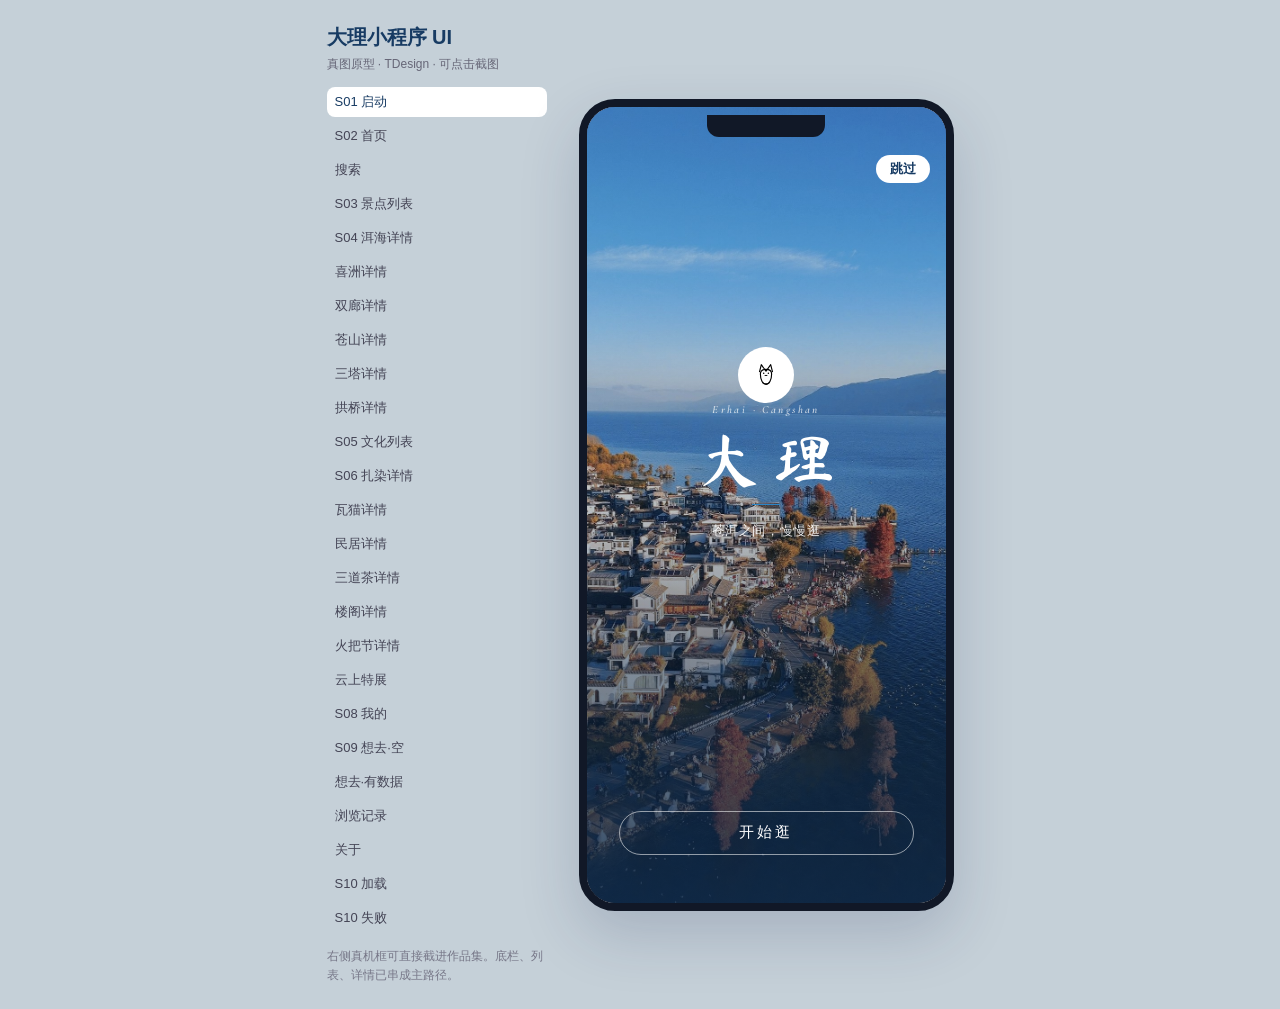
<file: _bmad-output/planning-artifacts/dali-html/index.html>
<!DOCTYPE html>
<html lang="zh-CN" data-page-node-id="ze6Kdo18jUtUVeq134AvCB">
<head data-page-node-id="K70cOClDHgAfxGY7FALvAp">
  <meta charset="UTF-8" data-page-node-id="wneHVzPuybJTA4NynR0XPO" />
  <meta name="viewport" content="width=device-width, initial-scale=1, maximum-scale=1" data-page-node-id="L1vUUdcvPPh41U5L0kwuf8" />
  <title>大理 · 文化信息体验</title>
  <link rel="preconnect" href="https://fonts.googleapis.com" data-page-node-id="h19JJWHB1j5LrOd5HR4kVj" />
  <link rel="preconnect" href="https://fonts.gstatic.com" crossorigin data-page-node-id="HrAV4TemsEB12kkHqz04oC" />
  <link href="https://fonts.googleapis.com/css2?family=Cormorant+Garamond:wght@500;600&family=Ma+Shan+Zheng&family=ZCOOL+XiaoWei&family=Noto+Serif+SC:wght@500;600;700;800&display=swap" rel="stylesheet" data-page-node-id="RoMveSshUoViUwWk3T42TJ" />
  <link rel="stylesheet" href="./styles.css" data-page-node-id="kwC5Co1CxSMOnbXoVZfOVf" />
</head>
<body data-page-node-id="haWnOdrARyIYZxKdu4P5Oh">
  <div class="stage" data-page-node-id="RDTxqASoSJtPyR8TocAsDb">
    <aside class="legend" data-page-node-id="l9j6IU0lrMw7GGqqnuYJ3H">
      <h1 data-page-node-id="CJE6pWPpxfiBlFY9Q0q3Ro">大理小程序 UI</h1>
      <p class="sub" data-page-node-id="4Qfb4S1OKNOc0McrhwXOyg">真图原型 · TDesign · 可点击截图</p>
      <div class="nav-list" id="screen-nav" data-page-node-id="KGvt87sfd5YgAQdoP2qvAE"></div>
      <p class="hint" data-page-node-id="jDnRwMkiQ4zb2plHlHzTTa">右侧真机框可直接截进作品集。底栏、列表、详情已串成主路径。</p>
    </aside>

    <div class="phone" data-page-node-id="0ZBoBBrbl5Q1fGDlcCAE4h">
      <div class="notch" data-page-node-id="RYQvPEYKYcZpbIAI4kzdnM"></div>

      <!-- S01 启动 -->
      <section class="screen splash no-tab" id="splash" data-name="S01 启动" data-page-node-id="ZlwJ0FkGQbeTISGIkVGO2q">
        <div class="splash-bg" data-page-node-id="rovtJncWI0AUv5BkFCJgv2"><img src="./assets/hero-erhai-aerial.jpg" alt="" data-page-node-id="PxNmCr0JINfctSi5aJl3HA" /></div>
        <div class="splash-top" data-page-node-id="9HwD7nPKyYvXIEnYhp3uAt">
          <button class="skip" type="button" data-go="home" data-page-node-id="3xpkgSUPxOuzD1n0vmUD5V">跳过</button>
        </div>
        <div class="splash-body" data-page-node-id="OOCFDwueYdvDNrrS8jpf66">
          <div class="logo" data-page-node-id="1jA5FUQ4vBufH47fWu2dri"><img src="./assets/wamao.svg" alt="" data-page-node-id="LmlomIDeCbineECe5k2cu5" /></div>
          <em class="kicker" data-page-node-id="36rxXTCACKWdKtIVySjXeE">Erhai · Cangshan</em>
          <h2 data-page-node-id="T07iHXEjIg4j4z99kHqTvK">大理</h2>
          <i class="rule" data-page-node-id="6gbal4q8JzATAOzDRsPMNx"></i>
          <p data-page-node-id="PYcedb5kaHM1hBt8eG8Q0y">苍洱之间，慢慢逛</p>
        </div>
        <div class="splash-cta" data-page-node-id="HMFq9CQwHpflK5gRDLSVCV">
          <button class="btn-ghost" type="button" data-go="home" data-page-node-id="lp4AgY5AjQTbj41BzFKyEU">开始逛</button>
        </div>
      </section>

      <!-- S02 首页 -->
      <section class="screen" id="home" data-name="S02 首页" data-page-node-id="gLqNUNOJjPrG9S6sVk8mMG">
        <div class="status light" style="position:absolute;left:0;right:0;z-index:6;color:#fff" data-page-node-id="pluIANisPh7ZnG61pEdG1u">9:41<span data-page-node-id="TxJJ55buF5fqM6NhAKpuZh">▮▮▮</span></div>
        <header class="nav overlay home-nav" data-page-node-id="DK0IVpNoAKPSxB3W1G8SOt">
          <div class="brand" data-page-node-id="sWUWG6AzvDEx9kqLGtffq6">
            <span class="mark" aria-hidden="true" data-page-node-id="mx3m7GJiuSsGiJQmwg1Gfz"><svg viewBox="0 0 32 32" fill="none" aria-hidden="true" data-page-node-id="BGSgBwWTzE7sFwUr91F5GG"><path d="M5 19.5 10.2 9.8 14.8 14.2 18.6 8.5 27 19.5" stroke="currentColor" stroke-width="1.65" stroke-linecap="round" stroke-linejoin="round" data-page-node-id="PpHPbA5YcsYs6Ff6hC7qef"/><path d="M5 22.2c2.4-1.6 4.8-1.6 7.2 0s4.8 1.6 7.2 0 4.8-1.6 7.6 0" stroke="currentColor" stroke-width="1.35" stroke-linecap="round" opacity=".88" data-page-node-id="znBCMHaEXcBBsp8IB82d1C"/><path d="M5 25.2c2.2-1.2 4.4-1.2 6.6 0s4.4 1.2 6.6 0 4.4-1.2 7.3 0" stroke="currentColor" stroke-width="1.2" stroke-linecap="round" opacity=".5" data-page-node-id="Dhl6AMEiY8nOl1F3IudfUD"/></svg></span>
            <span class="brand-type" data-page-node-id="zXmYSFwZyjSH5R8Eb4owTO"><b class="brand-wordmark" data-page-node-id="c6t1AeDG1KKRiUmCSr1ABR">大理</b><em data-page-node-id="MHr7o5iezvhWaN0CmADcBI">DALI</em></span>
          </div>
          <button class="icon-btn" type="button" data-go="search" aria-label="搜索" data-page-node-id="LafG15eH0XYKIDJLXjQA3R"><svg viewBox="0 0 24 24" fill="none" stroke="currentColor" stroke-width="1.6" stroke-linecap="round" data-page-node-id="mkjlmn90BI4Evyyw4bvkZ9"><circle cx="11" cy="11" r="6.2" data-page-node-id="weFEG4AzFdHvH5P2bCpAS0"/><path d="m15.6 15.6 4.4 4.4" data-page-node-id="75GX6VMuY6xXLYioNfC6en"/><path d="M8.4 12.2c1.1-.7 2.3-.4 3.2.3" data-page-node-id="qW3tUYfiITkK0ffwXmDRPA"/></svg></button>
        </header>
        <div class="hero tall home-poster" data-page-node-id="X2tmV89foi8OO92NurYdPL">
          <img src="./assets/hero-erhai-aerial.jpg" alt="航拍双廊：白墙村落伸进洱海，岸边是秋天的红杉" data-page-node-id="k68OavcEEvwFbTf9A4pMTH" />
          <div class="poster-title" data-page-node-id="mho5cA2qLpy9o33UCBorAD">
            <span class="poster-slogan" data-page-node-id="w18La6bxR02DYX7S9rneiu">风起的时候</span>
          </div>
        </div>
        <div class="home-board" data-page-node-id="oU7b8NEqxSUqukdKV7a5B8">
          <div class="entry-row" data-page-node-id="phinMbFjX0MKHxy2v2uxTs">
            <button type="button" data-go="spots" data-page-node-id="v6aaM6Kg51vhcEq37elHAG"><i aria-hidden="true" data-page-node-id="AiFl2q3cJcWBQwhjbMFOeR">景</i><span data-page-node-id="gh7a5g4RQfX3WBfTOTpgja"><b data-page-node-id="pi8KtMM5piwrzxB6Pl1dAF">景点</b><small data-page-node-id="BMQA4uE67EgjtweKpRGDkz">去哪逛</small></span></button>
            <button type="button" data-go="culture" data-page-node-id="5AsWoKDByqtCmU2EEcSNab"><i aria-hidden="true" data-page-node-id="G5Gu2Ea4ERf4Y585aRXfkH">文</i><span data-page-node-id="lNfgLEIawJPCkE07tGWGTT"><b data-page-node-id="2rWAlxV5mZzONsPwfWjCCa">文化</b><small data-page-node-id="cEkhTgy30hjF3WVr63TOj4">看懂，带走</small></span></button>
          </div>
          <div class="strip-head" data-page-node-id="b2lgTD3BVChcaMjZPEWjSu">
            <b data-page-node-id="E39JcQWv6IEcdTePNsgZkP">值得先看</b>
            <span data-go="exhibit" style="cursor:pointer" data-page-node-id="pCDnQWqI97KZD6sb3mSpvh">更多</span>
          </div>
          <div class="strip" data-page-node-id="W3HBrn4dRPqqdQ7h3WLKHm">
            <button class="strip-card" type="button" data-go="exhibit" data-page-node-id="rRXlQuksi3hoUNWGe8ZQve">
              <img src="./assets/exhibit-tower.jpg" alt="云上大理城：暮色里亮灯的古城楼阁" data-page-node-id="FgOrCJwF0yrZg9zVbktiEO" />
              <span data-page-node-id="hWlBdkqoCPFrF3HcqXZZGK"><b data-page-node-id="M46MacLOEKUqx4J4nP8FAM">云上大理城</b><small data-page-node-id="vvazcaPA22T31bU5i2zZ2E">云上特展</small></span>
            </button>
            <button class="strip-card" type="button" data-go="spot-erhai" data-page-node-id="4riFrpTBUf2JCHGLrSzuG7">
              <img src="./assets/spot-erhai.jpg" alt="苍山下的洱海与白云" data-page-node-id="HsH4izyUpqUIAXJ3kQBv90" />
              <span data-page-node-id="CrGOG6b3NdFWh6WcqkxVPW"><b data-page-node-id="Qf96OsX3gYrH5QqG5MSfTs">洱海</b><small data-page-node-id="D8cMVOZGeYwwy7GEjAsJUv">半日足够</small></span>
            </button>
            <button class="strip-card" type="button" data-go="spot-xizhou" data-page-node-id="Lny4FSDrM6aTAJ6RsTiAV8">
              <img src="./assets/spot-xizhou.jpg" alt="喜洲古镇街巷" data-page-node-id="BIenuKnf6k0dVhOJ795XhI" />
              <span data-page-node-id="Qk6HBwH2GEhh8rwSaR1Mtl"><b data-page-node-id="lNfXErZOimsEbyQKcMK87b">喜洲</b><small data-page-node-id="Rks244PZwOY8HyiAzCIVjQ">慢下来走</small></span>
            </button>
            <button class="strip-card" type="button" data-go="spot-shuanglang" data-page-node-id="FgCAoDRl40bgNZ3QgqZBH1">
              <img src="./assets/spot-shuanglang.jpg" alt="双廊湖岸" data-page-node-id="SELGMpjeQI1XUpBfWPZjVI" />
              <span data-page-node-id="tM1wKJExgcyMFdzX0anBUJ"><b data-page-node-id="zwHkEgo4tU7MjvbiAfovu3">双廊</b><small data-page-node-id="fvAp8N8pT0tdTP7ypnXhQo">岸边拍照</small></span>
            </button>
          </div>
        </div>
      </section>

      <!-- 搜索 -->
      <section class="screen no-tab" id="search" data-name="搜索" data-page-node-id="sXXu4hUQukxqT60vwqFbaJ">
        <div class="status" data-page-node-id="zfhjQ441W9XUyZkHfsDwG1">9:41<span data-page-node-id="oijAry69bkP2Pg8YIW2ZIU">▮▮▮</span></div>
        <header class="nav" data-page-node-id="ka7jSVhV4HZBJr18eJrfN3">
          <button class="back" type="button" data-go="home" data-page-node-id="NPFMSxK7L2Cu6mY4u8k0p4"><svg viewBox="0 0 24 24" fill="none" stroke="currentColor" stroke-width="1.6" stroke-linecap="round" stroke-linejoin="round" data-page-node-id="TJ795Cijd9gwnMcDT85Tpk"><path d="M14.5 5.5 7 12l7.5 6.5" data-page-node-id="ThF7bVBK20RMFx7YkPlBB0"/><path d="M8 12h10" opacity=".35" data-page-node-id="9yDIxnxYeKVzKHLNFcaVh3"/></svg></button>
          <div class="nav-title" data-page-node-id="KBnXfFIO2iTuvO3aojew3d"><em data-page-node-id="ebaDyV8qqsfWEfpWrQTvht">Search</em><b data-page-node-id="bDIvdJZA4PkbasRPH7Bi6x">搜索</b></div>
          <span class="nav-slot" data-page-node-id="JApbH3s6H40X9PM7Nn3WiH"></span>
        </header>
        <div class="search-box" data-page-node-id="7zVOOfxN8K43U4EuacV21A">
          <svg viewBox="0 0 24 24" fill="none" stroke="currentColor" stroke-width="1.6" width="18" height="18" data-page-node-id="W32QUtEKR0Hp4Y3bTcUBzA"><circle cx="11" cy="11" r="6.2" data-page-node-id="YXRdjVObTvljq9pYIcExM8"/><path d="m15.6 15.6 4.4 4.4" data-page-node-id="PYc5BsCfIDJZH93LEmjCvA"/></svg>
          <input id="search-input" type="search" placeholder="搜洱海、扎染、喜洲" data-page-node-id="f4qTiXJZb0rcKtU5C5oq28" />
        </div>
        <div class="list" id="search-result" data-page-node-id="i0v7ofdoCVGTChIOaBqYi3">
          <button class="row" type="button" data-go="spot-erhai" data-page-node-id="Xx7vJ3drWe9OzRgkEaUNa3">
            <img src="./assets/spot-erhai.jpg" alt="" data-page-node-id="iC5RNgjVB2hxlqD7NLfAXo" />
            <div class="grow" data-page-node-id="JNCHm7tsd58WP71WcgktKO"><b data-page-node-id="wIAcn0R5RDfNuwsjDC2mXK">洱海</b><p data-page-node-id="cUMpjR8r2ZD31P77lOnBce">景点 · 半日足够</p></div>
            <span class="arrow" data-page-node-id="3f5VFFFVPtrEyWu5IKEqQ6">›</span>
          </button>
          <button class="row" type="button" data-go="spot-xizhou" data-page-node-id="h6q3S3SU2QElqREDIVWddL">
            <img src="./assets/spot-xizhou.jpg" alt="" data-page-node-id="P0QviK26SqhnbRIVYMCUjS" />
            <div class="grow" data-page-node-id="VonIJFZVvaEjk5lhjw71vN"><b data-page-node-id="WGERE9DJ5AsQq53ZkP3y6m">喜洲古镇</b><p data-page-node-id="PtcEXfoAefWsUAYKuwr48j">景点 · 慢逛</p></div>
            <span class="arrow" data-page-node-id="BZhWOTFbFuih9CLqpmMSxI">›</span>
          </button>
          <button class="row" type="button" data-go="culture-dye" data-page-node-id="VT9iDBXOS8xkZOYaNQOthv">
            <img src="./assets/craft-dye.jpg" alt="" data-page-node-id="PKsXGOQiZ0aE5U1d7Qzmy4" />
            <div class="grow" data-page-node-id="TbKFpPAZwl8FDFWQ4CBhZE"><b data-page-node-id="tXOpaOj7WZKVFHelF1rNso">扎染</b><p data-page-node-id="iiNbj4Fi0pGnBAliXuA37z">文化 · 可体验</p></div>
            <span class="arrow" data-page-node-id="hcY9A2AhiH6JarT4dytDfK">›</span>
          </button>
          <button class="row" type="button" data-go="culture-wamao" data-page-node-id="Q88Q1udlbYk8dwiVdwbrBX">
            <img src="./assets/craft-shelf.jpg" alt="" data-page-node-id="kl1nrhuWNfbwrWK3Ll74CG" />
            <div class="grow" data-page-node-id="CmLXt7CygNuDUPRdLN8uPb"><b data-page-node-id="0Gj9ejDxgIETU5WWg4zodo">瓦猫</b><p data-page-node-id="auXIuSEz27I2BfubvfEGF7">文化 · 屋顶守护</p></div>
            <span class="arrow" data-page-node-id="HpvBl32SqWpRaJ8jKJycjK">›</span>
          </button>
          <button class="row" type="button" data-go="culture-tea" data-page-node-id="vb2Uh8lbhX4WrnlLLMa8ui">
            <img src="./assets/craft-tea.jpg" alt="" data-page-node-id="tkrtnCRcQD1oFXofC5Aaa2" />
            <div class="grow" data-page-node-id="npG3deBh8e5V4SHYCVOfIz"><b data-page-node-id="tGCDYt9JrC85XfDzndGD9Z">三道茶</b><p data-page-node-id="AhOx37z679OnAEZwgksM31">文化 · 一苦二甜</p></div>
            <span class="arrow" data-page-node-id="k5R7zx42fnKd0TIGKPh847">›</span>
          </button>
          <button class="row" type="button" data-go="spot-pagoda" data-page-node-id="6792cGyJA0qB50sFVbhU0k">
            <img src="./assets/spot-pagoda.jpg" alt="" data-page-node-id="7jixI72KAGHJmO21X3xGLu" />
            <div class="grow" data-page-node-id="2FmqOuTGhsUgea5zwwz9nK"><b data-page-node-id="x0E1h1w4gYuzGS37TlRyFj">崇圣寺三塔</b><p data-page-node-id="fWDqPjht2I3DeKX61jYZ9k">景点 · 半日</p></div>
            <span class="arrow" data-page-node-id="G5ODBJBB1KN9ArFntKWlSj">›</span>
          </button>
        </div>
      </section>

      <!-- S03 景点 -->
      <section class="screen" id="spots" data-name="S03 景点列表" data-page-node-id="p8agxd8vVlKHdkw0oE6zOJ">
        <div class="status" data-page-node-id="GDW7xJ45NGqtd9kR7Ft5vG">9:41<span data-page-node-id="P6fnE4RAYEqYxT37j0TV2d">▮▮▮</span></div>
        <header class="nav" data-page-node-id="oqRnAqz8I9zjByjIjdtn6K">
          <button class="back" type="button" data-go="home" data-page-node-id="L52WW5Z3m1DDhCW56qQxsB"><svg viewBox="0 0 24 24" fill="none" stroke="currentColor" stroke-width="1.6" stroke-linecap="round" stroke-linejoin="round" data-page-node-id="F8baKkWsHg8JAa3UIK5vwv"><path d="M14.5 5.5 7 12l7.5 6.5" data-page-node-id="6uD1ldhWAaH1uCYgsDhsoM"/><path d="M8 12h10" opacity=".35" data-page-node-id="rOH0hFWgwYWNrFsIEFISLq"/></svg></button>
          <div class="nav-title" data-page-node-id="tTyBpSzzRjmPzUSIO60IQl"><b data-page-node-id="7NahhyBijYVM05LU9GZGVL">景点</b></div>
          <span class="nav-slot" data-page-node-id="LxTBSTA6KAy9OfKMDsmApg"></span>
        </header>
        <button class="search" type="button" data-go="search" data-page-node-id="HWeW2duPUOtAtesJQVwjAG">搜洱海、喜洲、双廊</button>
        <button class="spot-promo" type="button" data-go="spot-erhai" data-page-node-id="qeH3okdsqEL9CYOeC3zhI6">
          <img src="./assets/hero-erhai-aerial.jpg" alt="航拍洱海与岸上白墙" data-page-node-id="HVGmQCoXSGdK9N94ARGvvv" />
          <div data-page-node-id="iudASUnYQ5ynmAD2mQPkpc">
            <small data-page-node-id="2yTRLz5GUCdQ9wj9oiuMJw">第一次来</small>
            <b data-page-node-id="VV0zVblzouMw770WSTQO1r">先去才村看湖</b>
            <span data-page-node-id="wmxN9pvUFipvT4b1IGSSRf">三四公里廊道，下午回古城</span>
          </div>
          <em data-page-node-id="eqAtVmmWKpYZbTWGZu8XSx">去看</em>
        </button>
        <div class="zone-head" data-page-node-id="OglZjUiJnBsQ1JRcFT604o">
          <b data-page-node-id="KIvpgtEg74v9AB0ELlOuBy">按片区看</b>
          <button type="button" id="zone-more" data-page-node-id="z4NGPbBTuNNNwLwGWYQzho">更多</button>
        </div>
        <div class="zone-row" data-page-node-id="iQDMlvS3KWKbqrU4FcGSdY">
          <button class="zone-card" type="button" data-go="spot-erhai" style="--zone:#8eb3c8" data-page-node-id="zIP8JutGhgRKueAk8Gr60Q">
            <img src="./assets/hero-erhai-aerial.jpg" alt="东岸洱海" data-page-node-id="ecVPRq3ajGUpMiejedpDGU" />
            <b data-page-node-id="61EBdXi8lCbuzmndQf88OZ">东岸</b>
          </button>
          <button class="zone-card" type="button" data-go="spot-xizhou" style="--zone:#c4b08f" data-page-node-id="Exarthn518vnF1byQv9bHZ">
            <img src="./assets/spot-xizhou.jpg" alt="城北喜洲" data-page-node-id="k1mUf2dtIXCbSMlNVnUAjk" />
            <b data-page-node-id="Mi9Ab7towb7v1o8fPLx0Q0">城北</b>
          </button>
          <button class="zone-card" type="button" data-go="spot-pagoda" style="--zone:#a3b59a" data-page-node-id="VFtgnHpKKdKG86lNAf0uWQ">
            <img src="./assets/spot-pagoda.jpg" alt="城西三塔" data-page-node-id="UFZw5RcVtq8diUjWOK02U7" />
            <b data-page-node-id="Ft8atRy1XkH2RVfjThdS2J">城西</b>
          </button>
          <button class="zone-card" type="button" data-go="spot-shuanglang" style="--zone:#8fb8b2" data-page-node-id="Rk2ejAVleds9aFQGWJ58zo">
            <img src="./assets/spot-shuanglang.jpg" alt="北段双廊" class="pos-r" data-page-node-id="vwC9hgirL6Ha5QtE5cFJh4" />
            <b data-page-node-id="KgbZt66ACUByjK0tfdXcK2">北段</b>
          </button>
        </div>
        <div class="tags" data-filter="spots" data-page-node-id="5C502YhsgT9TlHvxz8Kt30">
          <button class="on" type="button" data-tag="all" data-page-node-id="WRiXcLSNWwAjbFnJMLsxhb">全部</button>
          <button type="button" data-tag="半日" data-page-node-id="yRgfbn9goHfY36xJ51i1U4">半日</button>
          <button type="button" data-tag="湖岸" data-page-node-id="3grjTLxBOpDHM9MOUNx4t4">湖岸</button>
          <button type="button" data-tag="古镇" data-page-node-id="8MVNUVMeeUiLfcmClKmg1r">古镇</button>
          <button type="button" data-tag="第一次" data-page-node-id="n90ro0vWd9VEDUhYEbAR7M">第一次</button>
        </div>
        <p class="list-note" data-page-node-id="n8Db6S2gtkFPA2ZwFJxANb">六处景点，右下角加号收进行程</p>
        <div class="place-list" id="spot-list" data-page-node-id="XrLOsCgwNU2eDnFcUqYXJ4">
          <article class="place" data-zone="east" data-tags="半日 湖岸 第一次" data-page-node-id="Dwew9a5niKU1wZ4xYqFsR6">
            <button class="place-go" type="button" data-go="spot-erhai" data-page-node-id="GOWxbgT3sb6XPqPwP1ubTr">
              <img src="./assets/hero-erhai-aerial.jpg" alt="航拍洱海与岸上白墙" data-page-node-id="F9O6Yk6ZhZ13vM4f7ZJ44V" />
              <div data-page-node-id="AaGZ8rYpVRJF53jWVy58HV">
                <header data-page-node-id="B41LtkMf6KNf2bwzZxHDmo">
                  <span class="mark" aria-hidden="true" data-page-node-id="ec1Xw9kibkHQyrJaGy1OTa"><svg viewBox="0 0 24 24" fill="none" stroke="currentColor" stroke-width="1.8" stroke-linecap="round" data-page-node-id="jY1wUuMJ0ntvCJULQNcu3f"><path d="M3 9.5c2.2 0 2.2-2.2 4.4-2.2S9.6 9.5 11.8 9.5s2.2-2.2 4.4-2.2 2.2 2.2 4.4 2.2" data-page-node-id="IPAtnGuikVzFjwlO0iJkT9"/><path d="M3 15.5c2.2 0 2.2-2.2 4.4-2.2s2.2 2.2 4.4 2.2 2.2-2.2 4.4-2.2 2.2 2.2 4.4 2.2" data-page-node-id="wQDApHwbiF8DiycKtvTUy8"/></svg></span>
                  <b data-page-node-id="HWzHl1C2gD4bNrolkPIL3F">洱海</b><em data-page-node-id="Ogl2cwkW8YOAwIU8GIahS5">首选</em>
                </header>
                <p data-page-node-id="sNnomeutI8bEXl0yNFBZiL">到才村看水色。廊道走三四公里就回。</p>
                <div class="place-meta" data-page-node-id="YzXOfq10wD7Z7sT206D8sj"><span data-page-node-id="s95EDHEpOrVvBnfNYtiQit">3–4 小时</span><span data-page-node-id="CU9oMIwj3Pd46Qh0n5T3Jm">东岸</span></div>
              </div>
            </button>
            <button class="place-add" type="button" data-add="spot-erhai" aria-label="把洱海加入行程" data-page-node-id="VGLw5oZz6KEQ1di90HBGW9">+</button>
          </article>
          <article class="place" data-zone="north" data-tags="半日 古镇" data-page-node-id="G2F9LNqH99PX28bS5ZB1vh">
            <button class="place-go" type="button" data-go="spot-xizhou" data-page-node-id="YB7KCQ1583hSfvQAEqqNRv">
              <img src="./assets/spot-xizhou.jpg" alt="喜洲古镇街巷" data-page-node-id="UBj5hgSkwWdj01R1SPPYCJ" />
              <div data-page-node-id="TNEcsjATfznvM4pUmAY6Iz">
                <header data-page-node-id="OwzO5sgrzLNslgcjknZmzl">
                  <span class="mark" aria-hidden="true" data-page-node-id="jCSrMpwBNcRGpRtxa2Sml9"><svg viewBox="0 0 24 24" fill="none" stroke="currentColor" stroke-width="1.8" stroke-linejoin="round" stroke-linecap="round" data-page-node-id="Mg5ox5uCBGUwLuWaCoBivE"><path d="M4 11.5 12 5l8 6.5" data-page-node-id="tpZgKwSudQ0ZG0ZkpR290T"/><path d="M7 10.8V19h10v-8.2" data-page-node-id="aSCs4WHaA9buGPEBexgV5Y"/></svg></span>
                  <b data-page-node-id="kTBW6BiuNjQ1ntx5nzJGQW">喜洲古镇</b>
                </header>
                <p data-page-node-id="aKmsfvtr2qRndJuweWmdOg">院子和扎染都在市户街，村口坐小火车。</p>
                <div class="place-meta" data-page-node-id="HDmHtG8hdFaEGr0DCUxgJi"><span data-page-node-id="40oTofVTxprYXHZcKvAFsH">4 小时</span><span data-page-node-id="tt3YM76n9nFShZNl1k2Iig">城北</span></div>
              </div>
            </button>
            <button class="place-add" type="button" data-add="spot-xizhou" aria-label="把喜洲加入行程" data-page-node-id="srq2Zpnumxq9h6G76b2VHT">+</button>
          </article>
          <article class="place" data-zone="far" data-tags="湖岸 古镇" data-page-node-id="cbQ4mysdtGSUd304fKyCWS">
            <button class="place-go" type="button" data-go="spot-shuanglang" data-page-node-id="9QhZ09rhZFQAYU99P8gdZC">
              <img src="./assets/spot-shuanglang.jpg" alt="双廊湖岸" class="pos-r" data-page-node-id="M2jhTjEu83zeyZYLgxosTQ" />
              <div data-page-node-id="2JT8qKq5BllaOLsbEMl9bd">
                <header data-page-node-id="mQhDDLs3KensOvOGOvQvjm">
                  <span class="mark" aria-hidden="true" data-page-node-id="4gSJGA7EVxcmBJIW3ZhX6l"><svg viewBox="0 0 24 24" fill="none" stroke="currentColor" stroke-width="1.8" stroke-linecap="round" data-page-node-id="kHMWunGAI7RwgHxKzf4hrk"><circle cx="15" cy="8" r="2.4" data-page-node-id="cec2cXRDRYCs28B90wAMm1"/><path d="M3 17.5c2.4-3.2 5.2-4.8 9-4.8s6.6 1.6 9 4.8" data-page-node-id="nnvNyZGJPoUzpoOF1tA5oD"/></svg></span>
                  <b data-page-node-id="t503YUshlJpGvi6C0K0XOv">双廊</b>
                </header>
                <p data-page-node-id="9morcqTNuaGklBBdknsiQ8">村子贴着湖北段，从古城要单留车程。</p>
                <div class="place-meta" data-page-node-id="MtA5vIv2gw1Hrx3q8eciDg"><span data-page-node-id="AJKCjTSdnAC7iVcvi0si0k">3 小时</span><span data-page-node-id="uH0E8Zz6TtcEWmq8cRV3e2">北段</span></div>
              </div>
            </button>
            <button class="place-add" type="button" data-add="spot-shuanglang" aria-label="把双廊加入行程" data-page-node-id="m88Cq4uKZzNCLxXl3wH1jD">+</button>
          </article>
          <article class="place" data-zone="west" data-tags="半日 第一次" data-page-node-id="csOOfYzHe7FmEArVBrOuAG">
            <button class="place-go" type="button" data-go="spot-pagoda" data-page-node-id="3mbHD591RBwSIeddtA40el">
              <img src="./assets/spot-pagoda.jpg" alt="崇圣寺三塔" data-page-node-id="FMcBkmw62RodcZ3yRulURD" />
              <div data-page-node-id="8PmR1ZAP84Xs8gjmeENfF9">
                <header data-page-node-id="Uf9eAkQTnP4eugfl1R4Hs2">
                  <span class="mark" aria-hidden="true" data-page-node-id="pCWVW8MskggHvF4SB71u0v"><svg viewBox="0 0 24 24" fill="none" stroke="currentColor" stroke-width="1.8" stroke-linejoin="round" stroke-linecap="round" data-page-node-id="m1A53hxZrx825eHAPalROH"><path d="M12 3 7.5 8h9L12 3z" data-page-node-id="7GcVZRhfQKvannUpjMfwCD"/><path d="M12 8 6 13h12L12 8z" data-page-node-id="Eobyj9TAYyCrcO8kW7YE8l"/><path d="M12 13 4.5 18.5h15L12 13z" data-page-node-id="VVXwY1OQLnqH7REEs9g7I7"/><path d="M12 18.5V21" data-page-node-id="YJlllvpDMHCDJMxEAcINg9"/></svg></span>
                  <b data-page-node-id="0JAbsD1aOfo8f8t3vGOxL5">崇圣寺三塔</b>
                </header>
                <p data-page-node-id="XysrSRwsuZTmnZtEvW4VFh">远处看清三座塔即可，不必走完寺院。</p>
                <div class="place-meta" data-page-node-id="xRAC18gX2g4xE1e1MrtWUo"><span data-page-node-id="NBomWsJbQgQGYpf1GGvrfE">1.5 小时</span><span data-page-node-id="tsWV3OtSTQKqFhwHjJnB4B">城西北</span></div>
              </div>
            </button>
            <button class="place-add" type="button" data-add="spot-pagoda" aria-label="把三塔加入行程" data-page-node-id="oztlcSEfH802zxoT7YDToN">+</button>
          </article>
          <article class="place" data-zone="west" data-tags="半日" data-page-node-id="VEK5y3sS08RfuAKGQf1U5i">
            <button class="place-go" type="button" data-go="spot-cangshan" data-page-node-id="jjnhPEFnzlu1BvUOHQARYy">
              <img src="./assets/spot-cangshan.jpg" alt="苍山" class="pos-r" data-page-node-id="rl47AkZ1sc8wE5z61zgkso" />
              <div data-page-node-id="Rf3T7xtWsTPIrH7i7dB491">
                <header data-page-node-id="TGXZVCYFbuDrd58XXVqE2F">
                  <span class="mark" aria-hidden="true" data-page-node-id="MQSE7qnrSle5FkX1L4ySDo"><svg viewBox="0 0 24 24" fill="none" stroke="currentColor" stroke-width="1.8" stroke-linejoin="round" stroke-linecap="round" data-page-node-id="CW9Non9gheujyDkOw9Odhl"><path d="m3 18 6.2-9 3.1 4.4L15.8 8 21 18H3z" data-page-node-id="XHbLaYagLBlXe2WGSN5mo7"/></svg></span>
                  <b data-page-node-id="S6d3sGQSeQCfEfLupNocct">苍山</b>
                </header>
                <p data-page-node-id="1NL4457lFf8EW6Z9IyjZZV">先在海边看山形，想上去再坐索道。</p>
                <div class="place-meta" data-page-node-id="wmgLkxAAyVAEn3pwinJfYV"><span data-page-node-id="LMxPr4YJmgJZRSYaxyN6Av">半天</span><span data-page-node-id="YA3iuOvj4TlHetSNd4uCV3">城西</span></div>
              </div>
            </button>
            <button class="place-add" type="button" data-add="spot-cangshan" aria-label="把苍山加入行程" data-page-node-id="8K0TVHlnUoEueqDVPQUVGg">+</button>
          </article>
          <article class="place" data-zone="far" data-tags="湖岸" data-page-node-id="Kc6kA0MiZcsaybk5pKCT80">
            <button class="place-go" type="button" data-go="spot-bridge" data-page-node-id="nPTh0GaIGRguAhkg1ZEeIj">
              <img src="./assets/spot-bridge.jpg" alt="湖上拱桥" data-page-node-id="EnznqgPTBRaHROq3Ot9zYb" />
              <div data-page-node-id="6OHaR31ijNey6gzsJZUYgm">
                <header data-page-node-id="ljUb6fPvVI38C3mJIFgMUI">
                  <span class="mark" aria-hidden="true" data-page-node-id="UYhaB1ZOrNkBCX5OKugBNm"><svg viewBox="0 0 24 24" fill="none" stroke="currentColor" stroke-width="1.8" stroke-linecap="round" data-page-node-id="eDNfg8BN1AjkEyOoszcDd4"><path d="M3 15.5c2.4-4 5.2-6 9-6s6.6 2 9 6" data-page-node-id="mO3JMQH4O3ccpNbmwYGOyZ"/><path d="M4 16.2h16M8 16.2V19M12 16.2V19M16 16.2V19" data-page-node-id="Ws1iFSEAdZtrMbK1DoBZtt"/></svg></span>
                  <b data-page-node-id="boXm2kBjHYfw4zZlM5j4DH">湖上拱桥</b>
                </header>
                <p data-page-node-id="vECIHAblN8DQ6LBYWBcf1k">双廊岸边的对称桥，拍完倒影就走。</p>
                <div class="place-meta" data-page-node-id="bSlfvTaQyuJWHeSEDDYDJT"><span data-page-node-id="HVJwJETOJkNtFg78QQ1wes">30 分钟</span><span data-page-node-id="W6LTEDB5XdykQnasHUYswc">跟双廊</span></div>
              </div>
            </button>
            <button class="place-add" type="button" data-add="spot-bridge" aria-label="把拱桥加入行程" data-page-node-id="IkposwxesXiSNx1pqMhZCr">+</button>
          </article>
        </div>
        <div class="also" data-page-node-id="oGPmsG3gPjqpzjr38wdRcy">
          <p data-page-node-id="HGg11OzlGjjo40mCAjOWPz">不只是景点</p>
          <div data-page-node-id="Hlw8VSiO4LVHbkJ5XONbj1">
            <button type="button" data-go="culture-dye" data-page-node-id="E1uVxCvP5htfMeGMU9JAWL">
              <img src="./assets/craft-dye.jpg" alt="" data-page-node-id="zdqf507H0nxi0YFL3cR35a" />
              <b data-page-node-id="36HHqc8GbFrwu8zumNBvtF">扎染</b>
              <span data-page-node-id="DAgBWQBphmLmdxpwCeXxjJ">文化 · 可体验</span>
            </button>
            <button type="button" data-go="exhibit" data-page-node-id="VmZvAPHhIrFcvDueeOfHIO">
              <img src="./assets/exhibit-tower.jpg" alt="" data-page-node-id="HCX1JLXPPBHoB07OhFk6QD" />
              <b data-page-node-id="4NwMZUysJNIPu57u08AQZ0">云上大理城</b>
              <span data-page-node-id="CsZsoMatSiT9PNEmyShd6Q">特展 · 先看气质</span>
            </button>
          </div>
        </div>
      </section>

      <!-- S04 洱海详情 -->
      <section class="screen no-tab spot-page" id="spot-erhai" data-name="S04 洱海详情" data-page-node-id="hV5akj4hnlIYBx6xCFViHF">
        <div class="status light" style="position:absolute;left:0;right:0;z-index:6;color:#fff" data-page-node-id="YeIg5J2ggMaphy6DVT8LGT">9:41<span data-page-node-id="bZM98iHotSvMH22Z9aq2Gz">▮▮▮</span></div>
        <header class="nav overlay spot-nav" data-page-node-id="wQjXEGsKTFvoZsQVnQ5Vka">
          <button class="back" type="button" data-go="spots" data-page-node-id="JrfBlDN8ofUMBZW5fOpVhj"><svg viewBox="0 0 24 24" fill="none" stroke="currentColor" stroke-width="1.6" stroke-linecap="round" stroke-linejoin="round" data-page-node-id="8eA358PQ3DlLVF0aNRIyZD"><path d="M14.5 5.5 7 12l7.5 6.5" data-page-node-id="5elK80Fh8Db1M9XQmLtdBa"/><path d="M8 12h10" opacity=".35" data-page-node-id="upyyru9ldaMoSVIImFGuuz"/></svg></button>
          <span class="spot-actions" data-page-node-id="cOhpcHODEHwOgpjaq9a8l3">
            <button class="icon-btn" type="button" aria-label="分享" data-page-node-id="79MFTqH83Hklq10WRZxjKF"><svg viewBox="0 0 24 24" fill="none" stroke="currentColor" stroke-width="1.55" stroke-linecap="round" data-page-node-id="3deBMiIWNdIPyXp5DdFHL1"><circle cx="18" cy="5.5" r="2.2" data-page-node-id="7PKAyyGG5NhTCHbsiPFSCx"/><circle cx="6" cy="12" r="2.2" data-page-node-id="LlNVCExK2Zps5b4GMrKxD5"/><circle cx="18" cy="18.5" r="2.2" data-page-node-id="NNyMkr5Fg2nr7Z2LYXnyE1"/><path d="m8 10.8 6.2-3.4M8 13.2l6.2 3.4" data-page-node-id="8sDKYKloQJGpHS2I1FBdJH"/></svg></button>
            <button class="icon-btn fav-btn" type="button" data-fav="洱海" aria-label="收藏" data-page-node-id="LB4P6EexRY2NOvMrEBDeel"><svg viewBox="0 0 24 24" fill="none" stroke="currentColor" stroke-width="1.55" stroke-linejoin="round" data-page-node-id="MtVBCLKAuWWRJBEELLoxGg"><path d="M12 19.4S5 14.2 5 9.8A3.8 3.8 0 0 1 12 8a3.8 3.8 0 0 1 7 1.8c0 4.4-7 9.6-7 9.6z" data-page-node-id="dGk3j8rGSRnHoRUnwHmiVG"/></svg></button>
          </span>
        </header>
        <div class="spot-cover" data-page-node-id="cardaGNBXafgcs1o8Budf8">
          <img src="./assets/hero-erhai-aerial.jpg" alt="航拍洱海：白墙村子伸进湖里" data-page-node-id="TbKQtJ4qGPz5vM2ErrUQVp" />
        </div>
        <div class="spot-sheet" data-page-node-id="Smp3fGOTQvYOjAKfv73kXd">
          <div class="spot-head" data-page-node-id="9O0MtIcAPl8qL9Plpr4PlJ">
            <h1 data-page-node-id="GFBv8EKgtvCTj6WT28INbF">洱海</h1>
            <p data-page-node-id="bkbv2jG2KwHQCqu2FSXDgV">第一次来，用半天把这片湖看懂，不必骑完全圈。</p>
            <div class="mini" data-page-node-id="h4QMq2eG3xulXE3RD2EaZh"><em data-page-node-id="VccQ518y7PuRDmaqufydPc">半日</em><em data-page-node-id="X1KZEmZNUpGHqeZzaACuYc">湖岸</em><em data-page-node-id="ddLbpbauIsgWc0L4NGC0nQ">新手友好</em></div>
          </div>
          <div class="facts" data-page-node-id="LpzUXMB7ABCaDD3LgaM7IH">
            <div data-page-node-id="5SpFjAM3h7pgDAKzjnQD2V"><small data-page-node-id="bhcKy9cts2DGR0S5oYYhBl">建议时长</small><b data-page-node-id="Oq8nws95MJQRl6IInKEo0i">3–4 小时</b></div>
            <div data-page-node-id="B9tLnIrBzoRcOmQaVqv9Zp"><small data-page-node-id="NOmn7F7EracBUQzAPSRNYL">怎么去</small><b data-page-node-id="PKDnOh1xyx2Q9wD3H9iTHi">东门 20 分钟</b></div>
            <div data-page-node-id="aWRTiovEfXKbtEkHBOQeHl"><small data-page-node-id="sSYCyIGcXuEFd2Flyaf88T">适合</small><b data-page-node-id="KQw7ZzO7oxpDJz0lsGNMro">第一次来</b></div>
          </div>
          <section class="spot-block" data-page-node-id="Rr2wHKfqFbRLI7ZYvrlxF5">
            <h2 data-page-node-id="8RsqR1HsVXuXDKpsCrFEFE">可以这样逛</h2>
            <ol class="route" data-page-node-id="Nh7NLJEnwmkpDIGgfBDS3Q">
              <li data-page-node-id="m4CDJefs6vIrmTw43bOTjE"><i data-page-node-id="PXt0fSaiSBcT4wFfVt3XE7">1</i><div data-page-node-id="yS6h1LCZCglFGgnzWlGUQ5"><b data-page-node-id="dv8VQa9DClx422dVnlny8i">先到岸边看水色</b><span data-page-node-id="w1jC3K1tVS5XoT2aasvELI">才村或龙龛都行，到了先站 10 分钟，别急着骑行。</span></div></li>
              <li data-page-node-id="NBVeKG0DDCMaDO8cT7lzCh"><i data-page-node-id="DlAiRkOjgZ8VkfIjFvJvrw">2</i><div data-page-node-id="DqUEGmlX5xFadq4roiWgni"><b data-page-node-id="P7vMkbTCC8bALQBfgYheYG">沿生态廊道走一段</b><span data-page-node-id="hU9XM84zN4wHBefoARmLg2">走 3–4 公里足够。全湖一圈要一天，第一次来不划算。</span></div></li>
              <li data-page-node-id="rVwSyHnYge8sbIlGCB3orH"><i data-page-node-id="SBFujtDKEXMqRtvwh6n6LN">3</i><div data-page-node-id="6gr2NhsCrgQHVEcWWSbpQc"><b data-page-node-id="JOfAnyauDdswaI3Gi5ec6y">下午回古城吃饭</b><span data-page-node-id="UKVgrMb9IcqcwwcLtXd2R4">西边看山、东边看湖，选一边即可。</span></div></li>
            </ol>
          </section>
          <section class="spot-block" data-page-node-id="5afFfmQqh3LU1A1aSZITBi">
            <h2 data-page-node-id="oxACmWarKwzYQWU8vEKcUK">现场</h2>
            <div class="pics" data-page-node-id="NgiwDi3TfGTehtIaCI8Dl4">
              <img src="./assets/spot-erhai.jpg" alt="洱海与白云" data-page-node-id="tqliCQS1tOEtLsv1Qezp8N" />
              <img src="./assets/spot-bridge.jpg" alt="湖上拱桥" data-page-node-id="TujHiXH6MQ9NCgOOQQOSqc" />
              <img src="./assets/hero-erhai.jpg" alt="洱海岸线" data-page-node-id="DMPtUbcscHNx9ot1HpURE9" />
            </div>
          </section>
          <section class="spot-block" data-page-node-id="AaFGm90xaMBQFlUKqpTlc4">
            <h2 data-page-node-id="v9AAIVa4RyolzcZI2SaSfK">接下来去</h2>
            <div class="related" data-page-node-id="wbqYwxMhWOBM3zuLB4Xnzx">
              <button type="button" data-go="spot-shuanglang" data-page-node-id="4VKt6DML5ipFRj6DXeCMKw"><img src="./assets/spot-shuanglang.jpg" alt="" data-page-node-id="RisbCEnXOH4zMKsbuSbpaE" /><b data-page-node-id="crpFaxNfSZXQNdLBh8wRPG">双廊</b><small data-page-node-id="VtEyFyWVbX6N8yBI6cHGn1">拍照、贴湖的村子</small></button>
              <button type="button" data-go="spot-xizhou" data-page-node-id="KyjjIiG8j6EdF4qjMezqMZ"><img src="./assets/spot-xizhou.jpg" alt="" data-page-node-id="fA8iXdlYM0PfjrQofI29aw" /><b data-page-node-id="PPWIdOabAL2KCG1EwnuEAH">喜洲</b><small data-page-node-id="CuAJ227F8ynzxkwgxiXHWd">慢半日看民居</small></button>
            </div>
          </section>
        </div>
        <div class="spot-dock" data-page-node-id="7HglSc0jvDbFpeIBRpd3qG">
          <button class="btn-primary add-fav" type="button" data-fav="洱海" data-page-node-id="xnkV2YjXRL2JuVahAYEi38">加入想去</button>
        </div>
      </section>

      <section class="screen no-tab spot-page" id="spot-xizhou" data-name="喜洲详情" data-page-node-id="Xl2TC04an6hMNKveJ2UNtF">
        <div class="status light" style="position:absolute;left:0;right:0;z-index:6;color:#fff" data-page-node-id="3IbJpBVRrhC0IvTRItCwfK">9:41<span data-page-node-id="T3ngx9TzEc3gLGPkHmYROt">▮▮▮</span></div>
        <header class="nav overlay spot-nav" data-page-node-id="fAQF2NJckCKCU9D9Aclgl9">
          <button class="back" type="button" data-go="spots" data-page-node-id="DvKhY85NlVsHCdoDSWPcf1"><svg viewBox="0 0 24 24" fill="none" stroke="currentColor" stroke-width="1.6" stroke-linecap="round" stroke-linejoin="round" data-page-node-id="IMejqM5wrMkxavvLsbRikF"><path d="M14.5 5.5 7 12l7.5 6.5" data-page-node-id="XHgCL9EkgU9oDHhR66Mq8U"/><path d="M8 12h10" opacity=".35" data-page-node-id="LyVxdudQjtTfgN8Vxo40hC"/></svg></button>
          <span class="spot-actions" data-page-node-id="plmAnsIfzNhtdLHmVI5ZGa">
            <button class="icon-btn" type="button" aria-label="分享" data-page-node-id="yjDi8sqSFiPLaqYlaVI0jj"><svg viewBox="0 0 24 24" fill="none" stroke="currentColor" stroke-width="1.55" stroke-linecap="round" data-page-node-id="hy54iFMu9dWiUbXwyuhlZb"><circle cx="18" cy="5.5" r="2.2" data-page-node-id="4DOfxMYOFTPYBvtxMEPqLQ"/><circle cx="6" cy="12" r="2.2" data-page-node-id="j8wOcmfcbtogNZuDY6mOb5"/><circle cx="18" cy="18.5" r="2.2" data-page-node-id="B7BHgpcHa325mNGAcA6zfq"/><path d="m8 10.8 6.2-3.4M8 13.2l6.2 3.4" data-page-node-id="Vbtlz6jb5pv4HlHC4RbA84"/></svg></button>
            <button class="icon-btn fav-btn" type="button" data-fav="喜洲古镇" aria-label="收藏" data-page-node-id="oQpjVdB8DwC5DLCwQQNgtQ"><svg viewBox="0 0 24 24" fill="none" stroke="currentColor" stroke-width="1.55" stroke-linejoin="round" data-page-node-id="TEfOfmPKKp6dOlpdfVZe4J"><path d="M12 19.4S5 14.2 5 9.8A3.8 3.8 0 0 1 12 8a3.8 3.8 0 0 1 7 1.8c0 4.4-7 9.6-7 9.6z" data-page-node-id="nE3AF1bo44snaNCeiGCaDI"/></svg></button>
          </span>
        </header>
        <div class="spot-cover" data-page-node-id="4IonxB4WcdFdQDlACaCY7B">
          <img src="./assets/spot-xizhou.jpg" alt="喜洲古镇" data-page-node-id="khjl6AJnYpCzP2paDliqcp" />
        </div>
        <div class="spot-sheet" data-page-node-id="vlt0U2bhBS94ROA79eFhTb">
          <div class="spot-head" data-page-node-id="SagdcPEmVnCpHRLriC8xer">
            <h1 data-page-node-id="qykPWoXtr07je6y5xC4HPt">喜洲古镇</h1>
            <p data-page-node-id="NtG9RYMXBgJTHIvYR97NTL">看白族院子和扎染，中午可以坐下来喝杯三道茶。</p>
            <div class="mini" data-page-node-id="sXSU8RxpmAEU2CtQS6w0EI"><em data-page-node-id="AsO3Cw7G9ox7yJgmfQNDUw">古镇</em><em data-page-node-id="mIJHcusGqufQKYpZuOqRTC">半天</em><em data-page-node-id="8buJVMBrWMwCmWTZjlpIx7">慢逛</em></div>
          </div>
          <div class="facts" data-page-node-id="r50JKMOHgB1TXQL5X0bFkE">
            <div data-page-node-id="HKC0bx1AS2fSiA1FkrA9nc"><small data-page-node-id="smEFA5naqyb5deOsdesYsW">建议时长</small><b data-page-node-id="LaY9FUs874isDCqI62mjzV">4 小时</b></div>
            <div data-page-node-id="ZursSeIsRRXuW5NRKjQfj9"><small data-page-node-id="oB0JEMP8DLHXUdIRDxhnw1">怎么去</small><b data-page-node-id="V4FfGJfmmHfvO0kKZa78JK">古城约 40 分钟</b></div>
            <div data-page-node-id="J5JL5bvKpXBJGFQfC5EFB3"><small data-page-node-id="6HXbzv5Ig86aN6wyXyBiaz">适合</small><b data-page-node-id="Q8AZrZimrrarLEAT4160ot">看当地生活</b></div>
          </div>
          <section class="spot-block" data-page-node-id="d6EHmoG1jXOxP1PliQ616w">
            <h2 data-page-node-id="kB7YQtUe4km3hlQnJ9r5jO">可以这样逛</h2>
            <ol class="route" data-page-node-id="f8yE3fNNveRQcwspF9eoIA">
              <li data-page-node-id="KOI9DfRw96Z8vjSnDybzaW"><i data-page-node-id="5U2i2BRFVc4Op6XstIACGd">1</i><div data-page-node-id="SsGiiuFtaQYojC7JKgyI8L"><b data-page-node-id="gSftRpPcF3FJaLGZ8H6s4B">严家大院看民居</b><span data-page-node-id="J5rpaXFp4CKcsoJEG4wC29">三坊一照壁进院子里看，比在街上拍墙有用。</span></div></li>
              <li data-page-node-id="yQ2JQiRHCkNGH4kRaV6T2i"><i data-page-node-id="qZMwvjzfeqkajV96eJnB3f">2</i><div data-page-node-id="AERFzyceztJ4HXEkFIVBIQ"><b data-page-node-id="xFFxg6rZNLGFdrYzD692Fk">转进作坊看扎染</b><span data-page-node-id="ejnClw4DxDYTq0NroACkwU">能看见蓝白怎么一层层浸出来，不必报整日体验。</span></div></li>
              <li data-page-node-id="a0nmSySzlPeeZ0ywTThEOo"><i data-page-node-id="zWSbxXQJbCsQ1nqTfUDYkz">3</i><div data-page-node-id="LqBn83ydGU5hKhrzzC3FFF"><b data-page-node-id="9kZeiewCNmt9EEfeHgZCq6">田园小火车绕一圈</b><span data-page-node-id="SyRKzfbc6MO15paktJEbqP">坐 20 分钟看田和村子，当作收尾。</span></div></li>
            </ol>
          </section>
          <section class="spot-block" data-page-node-id="oO7Y1zCWqfuxnxE9G7nz29">
            <h2 data-page-node-id="1bXU8LnD73yXYYcr4YW3YE">现场</h2>
            <div class="pics" data-page-node-id="pSn9szQctl40cUO48cb4AO">
              <img src="./assets/culture-town.jpg" alt="" data-page-node-id="AaXkDyzW927NxfgfeZ3pUG" />
              <img src="./assets/culture-room.jpg" alt="" data-page-node-id="xzFnzS5TvVSHRZpGGaBo8w" />
              <img src="./assets/craft-dye.jpg" alt="" data-page-node-id="i8PVUjSCb2oHyMTzj7F3rs" />
            </div>
          </section>
          <section class="spot-block" data-page-node-id="OLpsRiaOiC4JETJlfhHjqf">
            <h2 data-page-node-id="hJxpVtYBgt5xZINuNh0znJ">接下来去</h2>
            <div class="related" data-page-node-id="gaJoVR9hnvP9zOgt6eu3LN">
              <button type="button" data-go="spot-erhai" data-page-node-id="zOdkx2jn5B6pzgBfrAsZsS"><img src="./assets/hero-erhai-aerial.jpg" alt="" data-page-node-id="Vq8FelhgOe2RFOQRh78vlL" /><b data-page-node-id="iGBmUDt82FzLk72iJfD0CC">洱海</b><small data-page-node-id="Z7vA6eU2lyLEfR30KKR1ZP">回城路上可停</small></button>
              <button type="button" data-go="spot-pagoda" data-page-node-id="15WVGsyfuLF2VhJLoNW5AA"><img src="./assets/spot-pagoda.jpg" alt="" data-page-node-id="nhRiI08I8J6rfyATVAFOIw" /><b data-page-node-id="4PtD2T8viQDBK5wQT5Psgy">三塔</b><small data-page-node-id="BuuZXYxkD41ALGSy9mHyQ4">古城标志</small></button>
            </div>
          </section>
        </div>
        <div class="spot-dock" data-page-node-id="iEPQErGRTCA2EAgRdvddZD">
          <button class="btn-primary add-fav" type="button" data-fav="喜洲古镇" data-page-node-id="aDDdZCdSQG7zAbkj1xjIFP">加入想去</button>
        </div>
      </section>

      <section class="screen no-tab spot-page" id="spot-shuanglang" data-name="双廊详情" data-page-node-id="og08Oyf7stHPK2C614hmGA">
        <div class="status light" style="position:absolute;left:0;right:0;z-index:6;color:#fff" data-page-node-id="ILf7RKwJZXMQ1D7rZQ81Ws">9:41<span data-page-node-id="jEzYd59g7Z0sKwAfSTarab">▮▮▮</span></div>
        <header class="nav overlay spot-nav" data-page-node-id="eg98P4YdWzaSFPjhF9OawJ">
          <button class="back" type="button" data-go="spots" data-page-node-id="Mp7EciyA8gKWYYv7baWYiU"><svg viewBox="0 0 24 24" fill="none" stroke="currentColor" stroke-width="1.6" stroke-linecap="round" stroke-linejoin="round" data-page-node-id="cslLmQEWHCKYURqCyUYXxg"><path d="M14.5 5.5 7 12l7.5 6.5" data-page-node-id="c3Q0kUi0B5fypIRnf7054G"/><path d="M8 12h10" opacity=".35" data-page-node-id="7sfTduCACnQe5sGeNFUtVe"/></svg></button>
          <span class="spot-actions" data-page-node-id="IZOzcyH0XZSREz7zGUl4Ut">
            <button class="icon-btn" type="button" aria-label="分享" data-page-node-id="jvN0GZHitTnPIpPRhMK8eu"><svg viewBox="0 0 24 24" fill="none" stroke="currentColor" stroke-width="1.55" stroke-linecap="round" data-page-node-id="JaJg4ACC92Qm1qXY4yaCvK"><circle cx="18" cy="5.5" r="2.2" data-page-node-id="wmrYQ9e8DWYu2eOylvCI8T"/><circle cx="6" cy="12" r="2.2" data-page-node-id="palfwRVft22RSXRqvZCavt"/><circle cx="18" cy="18.5" r="2.2" data-page-node-id="1B4zHYoTeCRYXAzVVVsMvq"/><path d="m8 10.8 6.2-3.4M8 13.2l6.2 3.4" data-page-node-id="zmGa14BRR1stigBVSZzVVv"/></svg></button>
            <button class="icon-btn fav-btn" type="button" data-fav="双廊" aria-label="收藏" data-page-node-id="vZGw7pA71NWnzXw6mAjZY9"><svg viewBox="0 0 24 24" fill="none" stroke="currentColor" stroke-width="1.55" stroke-linejoin="round" data-page-node-id="u3oWONpgJXZ1s9WiMz2wEi"><path d="M12 19.4S5 14.2 5 9.8A3.8 3.8 0 0 1 12 8a3.8 3.8 0 0 1 7 1.8c0 4.4-7 9.6-7 9.6z" data-page-node-id="CAElSdoffehoJqAF7w0OXP"/></svg></button>
          </span>
        </header>
        <div class="spot-cover" data-page-node-id="5zjDd2vDgLuwKjeIAuOYdC">
          <img src="./assets/spot-shuanglang.jpg" alt="双廊" class="pos-r" data-page-node-id="UBJCfVkDrNDiMDh2xs1R3b" />
        </div>
        <div class="spot-sheet" data-page-node-id="A6SMaCHAWkIxOyQdCZgmI0">
          <div class="spot-head" data-page-node-id="xW0xwLiH8cMG9KBv1wbjNj">
            <h1 data-page-node-id="NKbbYhbgd1y5mKKuebb1m3">双廊</h1>
            <p data-page-node-id="DSAQ4iBEJmrgBKi046Jb82">村子贴着湖岸长，适合慢慢拍，车程要单独留出来。</p>
            <div class="mini" data-page-node-id="1CS2bcljBKtfGgojAvc4MY"><em data-page-node-id="CMOkWlHaGkCC5foq1gGvEx">湖岸</em><em data-page-node-id="7zg7QSef8FnOSLEDDkBz2w">拍照</em><em data-page-node-id="i0BkPtG26mCsGDcHKcp6H6">半日含车</em></div>
          </div>
          <div class="facts" data-page-node-id="6NpSFtkqWO1Yuij7YMeoJf">
            <div data-page-node-id="ms3YvkFzM8tGbKZgH4Rc7w"><small data-page-node-id="EOpxT5E6BHwDJEUdlCbGGE">建议时长</small><b data-page-node-id="smQkeDkA0eE3ervo5fJeFw">3 小时</b></div>
            <div data-page-node-id="nwVAP9Mb49DVDlgEJ1hrsE"><small data-page-node-id="7HH2BzeFn9IRBH0KSYVXiP">怎么去</small><b data-page-node-id="EVFJM4p39Dv7mUYc15ZIEH">环海东路</b></div>
            <div data-page-node-id="KuHcLkcNC8xnUPBxf5CNGT"><small data-page-node-id="veHN6ra9SgGHQOchxJ5aig">适合</small><b data-page-node-id="MLhJMOYSwmPS8BQGE3YPVn">拍海景</b></div>
          </div>
          <section class="spot-block" data-page-node-id="VywedgJU95RpYnrew6hWbJ">
            <h2 data-page-node-id="RHeF77J6BJAvcWL4aAZ9kW">可以这样逛</h2>
            <ol class="route" data-page-node-id="pApAqkWAyXAcNhRhj7cLIL">
              <li data-page-node-id="5myKENw0SL07yoHBpG1aVE"><i data-page-node-id="DnykFiEjLhmj9xTF5x04PV">1</i><div data-page-node-id="P9Hb3lLAVZm7EvKhm0S3DD"><b data-page-node-id="vihIqo736ufSeSC0Sj9fld">南门码头下看湖</b><span data-page-node-id="FVDv68TD2vbkB65lL5vYwp">先确认水色和风，再决定往北走多远。</span></div></li>
              <li data-page-node-id="gmGTz8JULtmeFAqPZSYPx0"><i data-page-node-id="vYyfEXXiFL8kXbvcyEC9Ms">2</i><div data-page-node-id="1j8ESIOBzx7DBHtmfOYUfx"><b data-page-node-id="Gg6Fzs7pbVtNxrZeMeQIa6">沿岸走到玉几岛一带</b><span data-page-node-id="EKDfQ8Xkl5vEV2BPtCavLq">白墙、栈道、远山叠在一条线上，是主要拍照段。</span></div></li>
              <li data-page-node-id="rXRw1SeHpFtpEMiH3dnAGA"><i data-page-node-id="MvJ2L62ndAaGKYQJZCA1U5">3</i><div data-page-node-id="2h2hfzGhysyks86Doz1jiA"><b data-page-node-id="gKrnH6OUQtkp3HUeqfoahw">拱桥打卡后返程</b><span data-page-node-id="NVeESNKmYgIkQmdmedz4GM">不必住下来。当天来回，和洱海不要排在同一上午。</span></div></li>
            </ol>
          </section>
          <section class="spot-block" data-page-node-id="r0iJ0GElLNBzTiMl3Tczqh">
            <h2 data-page-node-id="o4tqw26OqpBlQlMVVK2b3v">现场</h2>
            <div class="pics" data-page-node-id="AbW3XkL0eF2wqZZcXy9R5F">
              <img src="./assets/hero-erhai-aerial.jpg" alt="" data-page-node-id="Aks0K49osLZ8b7e7UGj6qS" />
              <img src="./assets/spot-bridge.jpg" alt="" data-page-node-id="revsMQlDRu3MgBxhQCcmYA" />
              <img src="./assets/spot-shuanglang.jpg" alt="" data-page-node-id="mcPkZ72R6OWe4NMTAuFrAz" />
            </div>
          </section>
          <section class="spot-block" data-page-node-id="DaGhCquR64HOKOuSCxZheg">
            <h2 data-page-node-id="jlwqsclJDhHVu6ORGMxBK3">接下来去</h2>
            <div class="related" data-page-node-id="yxSA8mqdz9WsvgI9Uw0BqQ">
              <button type="button" data-go="spot-bridge" data-page-node-id="WSFqGMmwGio4xBziAiOmrr"><img src="./assets/spot-bridge.jpg" alt="" data-page-node-id="94liylCs0B76AuUAJFgc26" /><b data-page-node-id="t7CmoFItnKDXWx9q4YR16D">湖上拱桥</b><small data-page-node-id="eSDKhktTOfZcDVGOxXOKvE">顺路 30 分钟</small></button>
              <button type="button" data-go="spot-erhai" data-page-node-id="9skAzcLewHnGbyFwTKsei5"><img src="./assets/hero-erhai-aerial.jpg" alt="" data-page-node-id="FiTq4GsWxKDIJ2APVpwlmv" /><b data-page-node-id="hl5rOLHee77WuCFBg5lfVj">洱海</b><small data-page-node-id="QrsmGdEEFV0vP0b7F1laEA">西岸看山</small></button>
            </div>
          </section>
        </div>
        <div class="spot-dock" data-page-node-id="lNOI7R8SygvJ1OjTM0zioS">
          <button class="btn-primary add-fav" type="button" data-fav="双廊" data-page-node-id="dSdFFdhcQ8V0yDB7Me4n5O">加入想去</button>
        </div>
      </section>

      <section class="screen no-tab spot-page" id="spot-cangshan" data-name="苍山详情" data-page-node-id="eaMk2K8o61D2ofpxnSSJth">
        <div class="status light" style="position:absolute;left:0;right:0;z-index:6;color:#fff" data-page-node-id="DXWZBnbOM9BZjkDV1dGJG2">9:41<span data-page-node-id="Z3RviEfS5CIGBbTHAMIx41">▮▮▮</span></div>
        <header class="nav overlay spot-nav" data-page-node-id="LpAxVgEJIP61aQjQHfCq1Y">
          <button class="back" type="button" data-go="spots" data-page-node-id="0SBFbKRW2VJu7sHYtFXfSX"><svg viewBox="0 0 24 24" fill="none" stroke="currentColor" stroke-width="1.6" stroke-linecap="round" stroke-linejoin="round" data-page-node-id="ipkFqS96g0SGZ4Y7Y7mnby"><path d="M14.5 5.5 7 12l7.5 6.5" data-page-node-id="9uwVfBKu44EeHXmh5UjStQ"/><path d="M8 12h10" opacity=".35" data-page-node-id="FAJvrlE1u6AnEuTkwjycIt"/></svg></button>
          <span class="spot-actions" data-page-node-id="21NnUjZq19Y7CHbH9R0lXO">
            <button class="icon-btn" type="button" aria-label="分享" data-page-node-id="0kU0WdwGnYFLJZgmEY7vvR"><svg viewBox="0 0 24 24" fill="none" stroke="currentColor" stroke-width="1.55" stroke-linecap="round" data-page-node-id="7Lqnl6HNcFzEb64Py3OCep"><circle cx="18" cy="5.5" r="2.2" data-page-node-id="zClDMjX5vcc7zUA3VUmTxI"/><circle cx="6" cy="12" r="2.2" data-page-node-id="39LYVCcuxeTcvxfrMj7JRn"/><circle cx="18" cy="18.5" r="2.2" data-page-node-id="DyznsUdEyjD4QcJfg93chp"/><path d="m8 10.8 6.2-3.4M8 13.2l6.2 3.4" data-page-node-id="gfF8WZfrTeu1Y6bDFqFxV7"/></svg></button>
            <button class="icon-btn fav-btn" type="button" data-fav="苍山" aria-label="收藏" data-page-node-id="Xp4JtHOEWl4yvhkp9cvDvo"><svg viewBox="0 0 24 24" fill="none" stroke="currentColor" stroke-width="1.55" stroke-linejoin="round" data-page-node-id="UiRmfIWK47CdMiPNbXp5gG"><path d="M12 19.4S5 14.2 5 9.8A3.8 3.8 0 0 1 12 8a3.8 3.8 0 0 1 7 1.8c0 4.4-7 9.6-7 9.6z" data-page-node-id="EXTY4RBeOmVPfTwd0Pfr97"/></svg></button>
          </span>
        </header>
        <div class="spot-cover" data-page-node-id="x2UGT3gDsAS2CLfA6YYtK1">
          <img src="./assets/spot-cangshan.jpg" alt="苍山" class="pos-r" data-page-node-id="pvZyzCztaFoxlBM0avYZKs" />
        </div>
        <div class="spot-sheet" data-page-node-id="Tm937so63y4TFMosutCWbU">
          <div class="spot-head" data-page-node-id="BEskHrcaXouiCBYdP21IC6">
            <h1 data-page-node-id="KO7zSYjOhppOF3fWrQP4zG">苍山</h1>
            <p data-page-node-id="RTgjXU58CbR1wFEyYwFvdh">雪线落在湖对面。第一次来，海边看山通常比上山更值。</p>
            <div class="mini" data-page-node-id="DWe8sON7XROI2YTHyAu9cl"><em data-page-node-id="HjpbsuLwbNCSDCNSACnJBE">看山</em><em data-page-node-id="pRE0ygrCnqfHyNsl05kBVr">半天+</em></div>
          </div>
          <div class="facts" data-page-node-id="OdRGh59xccqg6J6LPilxpv">
            <div data-page-node-id="JyQqQ6V8rttXTpTNVmoV60"><small data-page-node-id="jNTnABRlh7hH7YaN3QG3bK">建议时长</small><b data-page-node-id="isClybeFa7nYbVVC9abNXf">半天到一天</b></div>
            <div data-page-node-id="Av00RSLW51sYPqnQ3WaHXo"><small data-page-node-id="wgML62GCRNVBsSTBgbYG0e">怎么去</small><b data-page-node-id="h1AYmAprvLGHlFQxBGK2qe">城西索道</b></div>
            <div data-page-node-id="YfZCQWMm7n7fuXp0AACfEc"><small data-page-node-id="IIf8x68X778fugWdihB55r">适合</small><b data-page-node-id="P0L0pECDrD03OjXvbJX5Jn">有体力再上</b></div>
          </div>
          <section class="spot-block" data-page-node-id="kVAeQNReHhqTyizYfdTBve">
            <h2 data-page-node-id="3eJYs8m10NnBELotMRRdak">可以这样逛</h2>
            <ol class="route" data-page-node-id="xU9D7mUOQleULWKR8EDd8f">
              <li data-page-node-id="F83LEZNpFT4SnGH8RY8DJe"><i data-page-node-id="AWIpdIzuoFY3TXotoorA62">1</i><div data-page-node-id="dJKWFXRXqxRfjLSe8HnlEi"><b data-page-node-id="qjj72meZ4aTYcitVYo13aC">先在洱海西岸看山</b><span data-page-node-id="DfZIcA5Ey3fD9ECuG0WFF3">确认当天有没有云。云封顶时不必硬上。</span></div></li>
              <li data-page-node-id="2tl35y3koeE2aEIJ44vBnP"><i data-page-node-id="GBXkesUCdTB6rlreCxCsjT">2</i><div data-page-node-id="Jb1kbzS8AFsJGyL6Nv0T8s"><b data-page-node-id="ggOHtImFDgcvTvwNRk429y">再决定要不要坐索道</b><span data-page-node-id="YCbHEMftZDbDm6uCHVE10a">感通索道半日足够。徒步洗马潭要一整天。</span></div></li>
              <li data-page-node-id="D8AGQOvapQWYyKXX6WO2pT"><i data-page-node-id="pNIVCI9hOcXonSA8bmIlXs">3</i><div data-page-node-id="mjhzr68kBd6j8LedJqCKWg"><b data-page-node-id="T7V20zU601OXoEmMp3u6kY">下午下山回城</b><span data-page-node-id="sYRmm377CcCAu3UHvhmgzL">别和双廊排同一天，车程会把行程吃掉。</span></div></li>
            </ol>
          </section>
          <section class="spot-block" data-page-node-id="13S0scw2dHpJK4lADObB9B">
            <h2 data-page-node-id="boR1YXKnfCPet3ZXPSdVrJ">接下来去</h2>
            <div class="related" data-page-node-id="mS8WISokbqL8UvlYzQDPhu">
              <button type="button" data-go="spot-erhai" data-page-node-id="WxChEFYaWeHuvPcYbSRYHH"><img src="./assets/hero-erhai-aerial.jpg" alt="" data-page-node-id="JwoWVplCTg6YqZPqeJufPy" /><b data-page-node-id="X9HeCuOOpFjNkCeHmhnFEI">洱海</b><small data-page-node-id="m8xnkMzLK8wpRiaKGcSh8V">山下看倒影</small></button>
              <button type="button" data-go="spot-pagoda" data-page-node-id="GOhE8H6YY6UBHKAMNwd92H"><img src="./assets/spot-pagoda.jpg" alt="" data-page-node-id="bHpgHEOQcCo0GGEKpmaVAz" /><b data-page-node-id="IHziLTtoOpObmRZf0MCAXk">三塔</b><small data-page-node-id="Nq9l1RHx5wiMRgXRdkmO8e">回城可停</small></button>
            </div>
          </section>
        </div>
        <div class="spot-dock" data-page-node-id="STxA8ivqCRSAQ1FYSTZLLm">
          <button class="btn-primary add-fav" type="button" data-fav="苍山" data-page-node-id="A5le102FNRP0wnXQx6dBBF">加入想去</button>
        </div>
      </section>

      <section class="screen no-tab spot-page" id="spot-pagoda" data-name="三塔详情" data-page-node-id="4dLAu3J9KJOIS04Vvwv5Ya">
        <div class="status light" style="position:absolute;left:0;right:0;z-index:6;color:#fff" data-page-node-id="4jA7k6OfzPT7W3viNffX2K">9:41<span data-page-node-id="SaosCqj7pK78JDfVhHF8KO">▮▮▮</span></div>
        <header class="nav overlay spot-nav" data-page-node-id="2Cc2LYNnCCUmFZCCHkHcbJ">
          <button class="back" type="button" data-go="spots" data-page-node-id="d3A78h74tnOY0twHX1iDvw"><svg viewBox="0 0 24 24" fill="none" stroke="currentColor" stroke-width="1.6" stroke-linecap="round" stroke-linejoin="round" data-page-node-id="6emkGcGHPKM8ABREUnzPLU"><path d="M14.5 5.5 7 12l7.5 6.5" data-page-node-id="a3KU4KDXornyWSlRa4I1dy"/><path d="M8 12h10" opacity=".35" data-page-node-id="ZOi8asmgCFG9PYb9c1ocFX"/></svg></button>
          <span class="spot-actions" data-page-node-id="Hl5jWqoEgdAKUEsFCf2tij">
            <button class="icon-btn" type="button" aria-label="分享" data-page-node-id="AsxJ676P1ppGNIoTJW4U6k"><svg viewBox="0 0 24 24" fill="none" stroke="currentColor" stroke-width="1.55" stroke-linecap="round" data-page-node-id="gq9XzZzVvCV0r6Zj5cWR4u"><circle cx="18" cy="5.5" r="2.2" data-page-node-id="nADjO3OmxMgj9JBgODl2r1"/><circle cx="6" cy="12" r="2.2" data-page-node-id="F0hgo2BcvJFTrQfmNcmAjm"/><circle cx="18" cy="18.5" r="2.2" data-page-node-id="bztnD4LPuLeBrwEIRRCVRs"/><path d="m8 10.8 6.2-3.4M8 13.2l6.2 3.4" data-page-node-id="hA0WCqAHUHdJPrDfA760hl"/></svg></button>
            <button class="icon-btn fav-btn" type="button" data-fav="崇圣寺三塔" aria-label="收藏" data-page-node-id="Li63yo1do41vSkHEQ4LgQM"><svg viewBox="0 0 24 24" fill="none" stroke="currentColor" stroke-width="1.55" stroke-linejoin="round" data-page-node-id="4DSnocqguclYcvrFBtnIVb"><path d="M12 19.4S5 14.2 5 9.8A3.8 3.8 0 0 1 12 8a3.8 3.8 0 0 1 7 1.8c0 4.4-7 9.6-7 9.6z" data-page-node-id="5qNuVnmnGNFkqOAHalrp5B"/></svg></button>
          </span>
        </header>
        <div class="spot-cover" data-page-node-id="32kREVlFMUdHLcda21sG4G">
          <img src="./assets/spot-pagoda.jpg" alt="崇圣寺三塔" data-page-node-id="joFATqXOo1wUiu0bn9Jmls" />
        </div>
        <div class="spot-sheet" data-page-node-id="uQ6h6FNHnMM5ZlIb0Hlzo1">
          <div class="spot-head" data-page-node-id="DGIzVictyp7QXrfJwfRivw">
            <h1 data-page-node-id="KRsV63wRibi4DWLbiym6zv">崇圣寺三塔</h1>
            <p data-page-node-id="aZedXSm3bRfEHdTvBCopM4">大理的天际线。不用走完全寺，把三座塔的比例看清即可。</p>
            <div class="mini" data-page-node-id="ibJMW7NI7g5B8kzvccIrno"><em data-page-node-id="ICVcvcQSM3slpaT0mB47wa">古城</em><em data-page-node-id="Bqyic24ETYZn7GmmuTX2bY">半日</em><em data-page-node-id="sv8RFcMqDgBZMNsmu46DqB">标志</em></div>
          </div>
          <div class="facts" data-page-node-id="5EoLeUqmSqaz7rIip8Utpw">
            <div data-page-node-id="TuTLxQTSKfRu6k7uaLeZHK"><small data-page-node-id="rPyDjmCQeK7F5QBANCeVoR">建议时长</small><b data-page-node-id="DAPZFsn4pSuWvCyagGOFw7">1.5–2 小时</b></div>
            <div data-page-node-id="3s5YuMMybgiquBaC83wSYr"><small data-page-node-id="CsB1z4MFqaEGXPUJ0JXTnc">怎么去</small><b data-page-node-id="8ru5k6cZmBKb2lSbX6d87F">城西北可到</b></div>
            <div data-page-node-id="Tb0XkAJ5OHV8FzVamyFnCV"><small data-page-node-id="LOoN2S3Fl55IC9V8EUKdMV">适合</small><b data-page-node-id="iTq69w9KPXrB4MG2Mthud0">看标志建筑</b></div>
          </div>
          <section class="spot-block" data-page-node-id="Pf05iBD8aeL6mV1zUe9zCA">
            <h2 data-page-node-id="MrPzs2irYwWhR47lPiefXc">可以这样逛</h2>
            <ol class="route" data-page-node-id="M90s60dac6RA0zsT947gLz">
              <li data-page-node-id="tfFalSdeIrDzS9wqygX1S6"><i data-page-node-id="5GFlGeOD1fjRspCbAzxMvv">1</i><div data-page-node-id="focU6fhZe10pkTiMC3CKEz"><b data-page-node-id="dbv092QRepK7H0nvLPEGDm">先在门外看全景</b><span data-page-node-id="YBc4FRre132cMxRpWIF1oL">三塔和苍山叠在一起，是最清楚的构图。</span></div></li>
              <li data-page-node-id="WwlP8S8SNBgdEkcpLxeJGL"><i data-page-node-id="GJ5ee2OA4lan7sj6cDPQuz">2</i><div data-page-node-id="uGZxMqPQvVpGJOwkEKeXUE"><b data-page-node-id="B7P7oHSBx7xXld8SkZLCGD">进寺走到主塔前</b><span data-page-node-id="WOdeo7uJQTvNrJExwsjyVX">不用逐殿转。主塔前站 15 分钟够用。</span></div></li>
              <li data-page-node-id="c8Mtp7eBNkwn2CO6PqvowV"><i data-page-node-id="0rC5bElW62enaEal7y7RkI">3</i><div data-page-node-id="2pEUrNkiWxyeFoyXVWK7i0"><b data-page-node-id="MWibQhI06jszfV2Ga6GCFb">出寺回古城</b><span data-page-node-id="wv2QOFM1Ew06n6UHP8BTGt">和喜洲不要排同一上午，会赶。</span></div></li>
            </ol>
          </section>
          <section class="spot-block" data-page-node-id="5mgA6mjYk6Bh9G9zDAuIYv">
            <h2 data-page-node-id="dZsVVlCMs3SgPQjQzZGU0a">现场</h2>
            <div class="pics" data-page-node-id="m9FjsxPZ5RSRLfzSq72Nze">
              <img src="./assets/spot-pagoda.jpg" alt="" data-page-node-id="Kp1yM6HiQsoXKnrom0ChpY" />
              <img src="./assets/culture-temple.jpg" alt="" data-page-node-id="EhQPfvEFBpxRgzOAZmB2eA" />
              <img src="./assets/exhibit-tower.jpg" alt="" data-page-node-id="Plm1DJbSvMLWQtp2bpRPIL" />
            </div>
          </section>
          <section class="spot-block" data-page-node-id="xzlZzT9nIkCnkgMq2O81RD">
            <h2 data-page-node-id="xWVzVea7U8UyS56wR1EDOL">接下来去</h2>
            <div class="related" data-page-node-id="8xsABQ1DT0cVmIJ0ZNdk3J">
              <button type="button" data-go="spot-xizhou" data-page-node-id="3e4OoWPZAcdTI7DQeLJE6m"><img src="./assets/spot-xizhou.jpg" alt="" data-page-node-id="SSQd7s30H04p3Iqj7PNmma" /><b data-page-node-id="EyBDwAhgryA2kQPAkN279b">喜洲</b><small data-page-node-id="jrm2KDK8lZvwt1TzlITBQQ">往北看民居</small></button>
              <button type="button" data-go="spot-erhai" data-page-node-id="BK7M2CRoesRdhEIg3eVtD6"><img src="./assets/hero-erhai-aerial.jpg" alt="" data-page-node-id="NXSGElE6OaZTPho1BqxFuj" /><b data-page-node-id="bkOzBTVr0ewx5ZQIMfENnx">洱海</b><small data-page-node-id="U3B4GXrfXEEoLgYLYsaX3p">出城看湖</small></button>
            </div>
          </section>
        </div>
        <div class="spot-dock" data-page-node-id="Dsayk49WrultbprWwNG4vK">
          <button class="btn-primary add-fav" type="button" data-fav="崇圣寺三塔" data-page-node-id="9RBM6Nsx5XyZGyb9pXE0W2">加入想去</button>
        </div>
      </section>

      <section class="screen no-tab spot-page" id="spot-bridge" data-name="拱桥详情" data-page-node-id="5PxM3V9deBcKckGbTk35bL">
        <div class="status light" style="position:absolute;left:0;right:0;z-index:6;color:#fff" data-page-node-id="BIFJE40e6gF0176rKZ8hIu">9:41<span data-page-node-id="pXqOL1CeQeXFdtk3jTCZVh">▮▮▮</span></div>
        <header class="nav overlay spot-nav" data-page-node-id="TxOQryNEoSAc5q8USgMxKB">
          <button class="back" type="button" data-go="spots" data-page-node-id="poaYLvaCZnrTwxiX52Jdrz"><svg viewBox="0 0 24 24" fill="none" stroke="currentColor" stroke-width="1.6" stroke-linecap="round" stroke-linejoin="round" data-page-node-id="PGy5CXwl9EL8ZeIB4fWcRB"><path d="M14.5 5.5 7 12l7.5 6.5" data-page-node-id="x3W2JeBRTCIeoSyBIZFeP4"/><path d="M8 12h10" opacity=".35" data-page-node-id="itZOPcQvoAWTLCI00YUy5Q"/></svg></button>
          <span class="spot-actions" data-page-node-id="qeSa7IUiRpDHjtiGGmms1g">
            <button class="icon-btn" type="button" aria-label="分享" data-page-node-id="srCwA1wet9KDbPZMiu6LqC"><svg viewBox="0 0 24 24" fill="none" stroke="currentColor" stroke-width="1.55" stroke-linecap="round" data-page-node-id="WhVboVzMYgNtzBv0JMK9nz"><circle cx="18" cy="5.5" r="2.2" data-page-node-id="Xg0fI0gek9yjSzya2LpMD5"/><circle cx="6" cy="12" r="2.2" data-page-node-id="G70Mf0by0Gjmt3CzR56IKj"/><circle cx="18" cy="18.5" r="2.2" data-page-node-id="iR2DuhKVm0CqWWKRVGIvpq"/><path d="m8 10.8 6.2-3.4M8 13.2l6.2 3.4" data-page-node-id="90fgQPH5L0s76fzSkpZNo5"/></svg></button>
            <button class="icon-btn fav-btn" type="button" data-fav="湖上拱桥" aria-label="收藏" data-page-node-id="oxdeplWHXJW6RCOEFmYG8U"><svg viewBox="0 0 24 24" fill="none" stroke="currentColor" stroke-width="1.55" stroke-linejoin="round" data-page-node-id="GqCH8nXSNTvnajnmbKJq1z"><path d="M12 19.4S5 14.2 5 9.8A3.8 3.8 0 0 1 12 8a3.8 3.8 0 0 1 7 1.8c0 4.4-7 9.6-7 9.6z" data-page-node-id="zeqlJNPqtK1aMHkOCCONVM"/></svg></button>
          </span>
        </header>
        <div class="spot-cover" data-page-node-id="Qbq6DMREbHjG4FQSLlwjzE">
          <img src="./assets/spot-bridge.jpg" alt="湖上拱桥" data-page-node-id="FC1fC8PDPaFKpEoDF5DmSL" />
        </div>
        <div class="spot-sheet" data-page-node-id="EmrEoi719mCsnyWEfKYEd8">
          <div class="spot-head" data-page-node-id="WNsNAWp4KnZABIU7IUEOqd">
            <h1 data-page-node-id="xZgLXBcW8lErmb3RKO19Fj">湖上拱桥</h1>
            <p data-page-node-id="FvaQvvCrQX7gVhRnCerdL7">双廊岸边的打卡点。拍完对称倒影就可以走，不必单独排半天。</p>
            <div class="mini" data-page-node-id="qE6BP7pfLwtZlpoI2DhgWQ"><em data-page-node-id="Ua13I7mM65dytUMaFB0Gah">顺路</em><em data-page-node-id="HcSFAbrYjP3W0GShFUGY2m">拍照</em><em data-page-node-id="dVokYWWP09dv7dEb4S4sLt">30 分钟</em></div>
          </div>
          <div class="facts" data-page-node-id="B7NFeAO3NoCi3kC7oOplOl">
            <div data-page-node-id="FBIWQQW50NDhy1EU3pe0v4"><small data-page-node-id="1VFBwY9q5IKwRDs6gQimOd">建议时长</small><b data-page-node-id="X96pgKTh5xEvjQ65wBVZKZ">30 分钟</b></div>
            <div data-page-node-id="nEDEaSr2Nq0CZc8MsqGr1M"><small data-page-node-id="KqWzLXxfov6JOrGL1EuCwX">怎么去</small><b data-page-node-id="jvzPjZlTWEjridPg0o6Wqs">并进双廊</b></div>
            <div data-page-node-id="dbgNX7CnTEQjwOjhMb0RSQ"><small data-page-node-id="etzJRHe0lnok4MUhX5acPp">适合</small><b data-page-node-id="LfXA9A47y5miPzPFFOUIHv">拍干净构图</b></div>
          </div>
          <section class="spot-block" data-page-node-id="VyCmpc7JKSZHDTmyAoEDYX">
            <h2 data-page-node-id="WhgGUeHuZWB9OTKT7uswd5">可以这样逛</h2>
            <ol class="route" data-page-node-id="Be1xETZOABpRfDHnaUFEaE">
              <li data-page-node-id="PhTRE3D6M9BjbD5j11MMkT"><i data-page-node-id="vtFG7CjfBhpMM34IIGg691">1</i><div data-page-node-id="lOJCajnHSQIwKwOdHLh7Cp"><b data-page-node-id="VU7lntwjiRjjofGancA8bd">桥头看倒影</b><span data-page-node-id="upp8dKuNFLSAVpaaENwYCI">无风时最清楚。有风就换角度，不必等。</span></div></li>
              <li data-page-node-id="iCcf1WFqK3FzqeGRyKSIUw"><i data-page-node-id="k2jeWZHjZXhloV34f7LwKl">2</i><div data-page-node-id="89dvTBPD81kodU2K5zNJpr"><b data-page-node-id="rC29Oh0vvrOCuR2HaeIKt6">走上桥面转身拍村子</b><span data-page-node-id="f0ArhoYcbAPIJxjkx2FJXS">白墙和湖在同一条线上。</span></div></li>
              <li data-page-node-id="MaJhws4i9HQVPGSKCh1LNp"><i data-page-node-id="Fip1ZyGQ2uulzoFdqQvlE8">3</i><div data-page-node-id="an7fXO9rOnDgCWxJCdCvCd"><b data-page-node-id="Mlxj9ZfFnGFo5plBgL31nB">接着走双廊岸线</b><span data-page-node-id="rdCZ6DdqoeRJNbXl0xCBAs">这是双廊的一站，不是独立景点。</span></div></li>
            </ol>
          </section>
          <section class="spot-block" data-page-node-id="xXIl6HHxrRZnJH1oRjxVM2">
            <h2 data-page-node-id="KDEytxn27bPQu7O7xMxdsm">接下来去</h2>
            <div class="related" data-page-node-id="hZjutfUeHA2lgjLk54TvlC">
              <button type="button" data-go="spot-shuanglang" data-page-node-id="XRBKj8PK9IVY8VWFOEH9Gh"><img src="./assets/spot-shuanglang.jpg" alt="" data-page-node-id="KSDptFt9Ax46O2bjfBkFVo" /><b data-page-node-id="L3qkNDVsImYPbCfOlGxtUz">双廊</b><small data-page-node-id="J3Crqx1KhTMYFNeyrgioVs">把岸线走完</small></button>
              <button type="button" data-go="spot-erhai" data-page-node-id="RwXrCDnsXZODN5nczj1xi3"><img src="./assets/hero-erhai-aerial.jpg" alt="" data-page-node-id="6Ok3rE4pYGsOtyTSiwMkO8" /><b data-page-node-id="apAII6651Iff3jyXlZv8K3">洱海</b><small data-page-node-id="QSkYYBEFgN0evz3CzH3o3w">回程看西岸</small></button>
            </div>
          </section>
        </div>
        <div class="spot-dock" data-page-node-id="hxL1Twf6NN9zgomOhkDSiZ">
          <button class="btn-primary add-fav" type="button" data-fav="湖上拱桥" data-page-node-id="Vb5Kb13tUe5BaPUFH2rOOA">加入想去</button>
        </div>
      </section>
      <!-- S05 文化 -->
      <section class="screen" id="culture" data-name="S05 文化列表" data-page-node-id="SSDa9XXaCKOmHOcGEwKLpM">
        <div class="status" data-page-node-id="0KxB85vufE0PdFPrSZzq8I">9:41<span data-page-node-id="27GpKgGX2D0X1fk8owaVnu">▮▮▮</span></div>
        <header class="nav" data-page-node-id="kWVkVW7hReudcbuDDrPHcw">
          <button class="back" type="button" data-go="home" data-page-node-id="NUSW0RPjthwFX09RXHYSJW"><svg viewBox="0 0 24 24" fill="none" stroke="currentColor" stroke-width="1.6" stroke-linecap="round" stroke-linejoin="round" data-page-node-id="xc7XzkxEwqg0YkETNX4hBM"><path d="M14.5 5.5 7 12l7.5 6.5" data-page-node-id="RqrVdr01sYDDdcVBBe3sRT"/><path d="M8 12h10" opacity=".35" data-page-node-id="r7s1JnzqNtoB9k6Vq3PJF6"/></svg></button>
          <div class="nav-title" data-page-node-id="S8R5qK0gsGTZBReA5if85j"><b data-page-node-id="jZJ2gXNyd3KLP6AyPV47zz">文化</b></div>
          <span class="nav-slot" data-page-node-id="8ikcUrdNjI8c1zssLqSg4Z"></span>
        </header>
        <button class="search" type="button" data-go="search" data-page-node-id="UDrDLYE9UoMPK0B3yCws2S">搜扎染、白族、节庆</button>
        <button class="spot-promo cult-promo" type="button" data-go="culture-dye" data-page-node-id="v6SGkw7fvn251VaLrtqKrb">
          <img src="./assets/craft-dye.jpg" alt="扎染布面" class="pos-r" data-page-node-id="PFV1KbxwFMMqnwwLOxHLIp" />
          <div data-page-node-id="MWF05fxy6rAeumX6DOBSYi">
            <small data-page-node-id="vBydV7GW8oDCLLZzrxDZCu">先看懂一件</small>
            <b data-page-node-id="ye7cScpHVylyvEKCBuc11v">扎染</b>
            <span data-page-node-id="GrY7wAUUQhV0TRQJ6tTLHP">蓝白是浸出来的，一小时能遇见</span>
          </div>
          <em data-page-node-id="ZU8BNBjbpexpmHRA48gRWZ">去看</em>
        </button>
        <div class="meet" data-page-node-id="Vy0XR17FtinvXWrzF54yeW">
          <div class="zone-head" data-page-node-id="BYB3XVhpdZrLH8ymtXg5Gv">
            <b data-page-node-id="GSoyHSxXoMNKnwpCAnJ373">在哪遇见</b>
          </div>
          <div class="zone-row" data-page-node-id="oeihwCfXuTaTmwACxhgtZE">
            <button class="zone-card" type="button" data-go="spot-xizhou" style="--zone:#c4b08f" data-page-node-id="f8N1ZXzd37e5wKJv5lk1qc">
              <img src="./assets/spot-xizhou.jpg" alt="喜洲" data-page-node-id="EGc09GFl87o49p6BnADVWt" />
              <b data-page-node-id="j9MOaNdLjBKCOuTm5HAtkH">喜洲</b>
            </button>
            <button class="zone-card" type="button" data-go="culture-dye" style="--zone:#6d82a8" data-page-node-id="WdnFlpc8BzG5apK10X1dNk">
              <img src="./assets/craft-cloth.jpg" alt="周城扎染" data-page-node-id="VbFPq1xryemEbLixHSW8fi" />
              <b data-page-node-id="3H6V3ABAnu6X5hIaBmTl4H">周城</b>
            </button>
            <button class="zone-card" type="button" data-go="culture-tower" style="--zone:#a3b59a" data-page-node-id="kEr8zL5gNgZS7aRLSoAPpZ">
              <img src="./assets/culture-temple.jpg" alt="大理古城" data-page-node-id="tbMGYeMrcNzeH0eAAK4DcR" />
              <b data-page-node-id="r52V9MK5V5PCgEAYrk5DOg">古城</b>
            </button>
          </div>
        </div>
        <div class="tags" data-filter="culture" data-page-node-id="0qYdoggSLa7eRZM2d7UYUm">
          <button class="on" type="button" data-tag="all" data-page-node-id="dIYJ772l1USG3kTHRDzkiA">全部</button>
          <button type="button" data-tag="工艺" data-page-node-id="Vex1y01JouAV69pmaZdptT">工艺</button>
          <button type="button" data-tag="民俗" data-page-node-id="DTJ0avQrlASlHiylTscsSH">民俗</button>
          <button type="button" data-tag="饮食" data-page-node-id="4CwaeLwvxkA6pgdmad8P67">饮食</button>
        </div>
        <p class="list-note" data-page-node-id="jxagZWU74kxuHfeFaqVbae">点加号收进体验单，再按地点排</p>
        <div class="cult-list" data-page-node-id="3FEEfP8p7GXPPK4mAF7VUk">
          <article class="cult" data-kind="craft" data-tags="工艺" data-page-node-id="qdlhwl55XcgWqGwUc8HBMj">
            <button class="cult-go" type="button" data-go="culture-dye" data-page-node-id="ZkXPSEDm6qijJDRQwKf9Kp">
              <span class="cult-thumb" data-page-node-id="Vyhsd4Psb2nN99XDKF3f1M"><img src="./assets/craft-dye.jpg" alt="扎染" data-page-node-id="NobJ8EYpzXSyLK5HnQVcPM" /></span>
              <div data-page-node-id="C7QBXZ9IIil2s1qxhGQtE5">
                <header data-page-node-id="5sAjWnjh9Q8P2KGc632It7"><b data-page-node-id="QChv0DYAp83S4tJ2UhBhGI">扎染</b></header>
                <p data-page-node-id="1LDl4OE1zvvEyXVkgPVs2N">蓝从板蓝根里浸出来。喜洲或周城，一小时够。</p>
                <div class="place-meta" data-page-node-id="jPYyxX9FXAQDr8nYNLX7G4"><span data-page-node-id="jOlL8lAg62zOGTpkpItqPl">1 小时</span><span data-page-node-id="qOtQ3lQ3ZGW45ktrSf9ZLk">喜洲、周城</span></div>
              </div>
            </button>
            <button class="cult-add" type="button" data-cult-add="culture-dye" aria-label="把扎染加入体验" data-page-node-id="04nu8VnuEgxuHf7s6KPiUl">+</button>
          </article>
          <article class="cult" data-kind="folk" data-tags="民俗" data-page-node-id="MGpULxQJkddbhu0h2l3dYM">
            <button class="cult-go" type="button" data-go="culture-wamao" data-page-node-id="KH3pKQ5Uhr6MmqkmT9Fu0w">
              <span class="cult-thumb" data-page-node-id="8abV3YKfZNjOoWclymSkmo"><img src="./assets/craft-shelf.jpg" alt="瓦猫" data-page-node-id="6Jrar84WnhMRVHiWoEmLIW" /></span>
              <div data-page-node-id="fDKMKFkHf7sOPC0cWdfZ2z">
                <header data-page-node-id="rc5al0HDqtz76xlHKxQOwj"><b data-page-node-id="hqgBgQ7zdZCDedoLbeNfPL">瓦猫</b></header>
                <p data-page-node-id="03vZKykhrB1hti6EbrOCo9">蹲在屋脊上。路过抬头就能看见。</p>
                <div class="place-meta" data-page-node-id="jRQHe2UsoLIQ5fGG3vaK7s"><span data-page-node-id="e3Bk9hKsC9SFZ6Y9bkj38t">路过</span><span data-page-node-id="abJe0nZ6pR2xGezo6Zw8dm">喜洲、古城</span></div>
              </div>
            </button>
            <button class="cult-add" type="button" data-cult-add="culture-wamao" aria-label="把瓦猫加入体验" data-page-node-id="KdDmGlq41eiFTqrptPF55H">+</button>
          </article>
          <article class="cult" data-kind="folk" data-tags="民俗" data-page-node-id="rgMjZRy9iwVQAlLCVyNRxe">
            <button class="cult-go" type="button" data-go="culture-house" data-page-node-id="D9RC7vB5nvj0c01f6Qnwis">
              <span class="cult-thumb" data-page-node-id="wYzVEbGBF233ZmfubJRrdx"><img src="./assets/culture-town.jpg" alt="白族民居" data-page-node-id="tYGRmV2LKmnLXBnQXgw9QN" /></span>
              <div data-page-node-id="AGb2TVPSdv4BZF1UKZ3tup">
                <header data-page-node-id="ZCIzHT9e0WYr12jSfhv0Yy"><b data-page-node-id="ElBUHd6vK4J9wZIWBS2dag">白族民居</b></header>
                <p data-page-node-id="oKG1WqGvE4Ko7ijTa9VkdE">三坊一照壁。喜洲严家大院最完整。</p>
                <div class="place-meta" data-page-node-id="4uV2MIFCvTaolXETHKoetO"><span data-page-node-id="nPjTGzOZEXIEzu2TTZBmjI">2 小时</span><span data-page-node-id="cRDFKB9PGHw6bPJpzzoEFe">喜洲</span></div>
              </div>
            </button>
            <button class="cult-add" type="button" data-cult-add="culture-house" aria-label="把民居加入体验" data-page-node-id="KUtBFPuXOcBYljxhqIDRQF">+</button>
          </article>
          <article class="cult" data-kind="food" data-tags="饮食" data-page-node-id="JxspgyH8UPvIARHPnPz5xp">
            <button class="cult-go" type="button" data-go="culture-tea" data-page-node-id="QCISLkQLCIfaed1VVaXioR">
              <span class="cult-thumb" data-page-node-id="IhxAw6l8hk6XVPasT8Xj3e"><img src="./assets/craft-tea.jpg" alt="三道茶" data-page-node-id="qytRJdQ6LQ31XlQEAGDsL9" /></span>
              <div data-page-node-id="GDYvxNcN63Qjzp3XTNqRdK">
                <header data-page-node-id="H2ctBUJ7GtBzKMYOEzCXRF"><b data-page-node-id="lNQ3utsm2AXZoMwXRCsiLj">三道茶</b></header>
                <p data-page-node-id="osjsAmAu2EBpCqPL54zujx">苦、甜、回味三杯。坐下来喝完即可。</p>
                <div class="place-meta" data-page-node-id="MmLaTGnONCwhGxPJHCVVc4"><span data-page-node-id="3E01WedHgjikstHOW7k4GR">40 分钟</span><span data-page-node-id="wj2F9ICDi1wR5EO7dlKv3X">喜洲、古城</span></div>
              </div>
            </button>
            <button class="cult-add" type="button" data-cult-add="culture-tea" aria-label="把三道茶加入体验" data-page-node-id="4HQhMl3TEVY7MUxdjWscTA">+</button>
          </article>
          <article class="cult" data-kind="feast" data-tags="民俗" data-page-node-id="IT24dB7419UVq8gkBE0z9N">
            <button class="cult-go" type="button" data-go="culture-fire" data-page-node-id="PyXvR5CdkhPYHbDi80eEob">
              <span class="cult-thumb" data-page-node-id="tSXpLPr0zc8fB2YBC0q16O"><img src="./assets/craft-fire.jpg" alt="火把节" data-page-node-id="ptZceGEV3KxTVfswus1CUV" /></span>
              <div data-page-node-id="yy1LbiG3C5N0x3mbWU7F0a">
                <header data-page-node-id="McJhtCyLnI0tjlwfku7NBU"><b data-page-node-id="oqNVYEHQgRtbx6ZFX6AFdF">火把节</b></header>
                <p data-page-node-id="8RLT04gM8UrMfEngKU7yYR">夜里围着火走一圈。古城和喜洲都有。</p>
                <div class="place-meta" data-page-node-id="AM6DpcEt3id9DOUewXwCtT"><span data-page-node-id="jai3stsY0tt2Qq0sLJ18P8">晚上</span><span data-page-node-id="p3SHIzIe3DkqnpuvfHaN42">古城、喜洲</span></div>
              </div>
            </button>
            <button class="cult-add" type="button" data-cult-add="culture-fire" aria-label="把火把节加入体验" data-page-node-id="4S0LiRd0FVWgQYRYFfxwwJ">+</button>
          </article>
          <article class="cult" data-kind="folk" data-tags="民俗" data-page-node-id="9zKcqOkvrSNZUFu0b6vUxt">
            <button class="cult-go" type="button" data-go="culture-tower" data-page-node-id="96MVzxvYEcNC28ee5R7qUV">
              <span class="cult-thumb" data-page-node-id="plkkuDsUz4F1Dd8olXGESf"><img src="./assets/culture-temple.jpg" alt="古城楼阁" data-page-node-id="oolEnISvcmAGXLRV6wsBKT" /></span>
              <div data-page-node-id="oB1OV55to5TsUzTqcb7opM">
                <header data-page-node-id="knZJBwZMbicoEbIcyDGg2I"><b data-page-node-id="ENBV89ZAWYLmgQ370BXOXQ">古城楼阁</b></header>
                <p data-page-node-id="VXzmGi63iZ3nCjjEKEpGy1">先看飞檐和远山的比例，不必认全名字。</p>
                <div class="place-meta" data-page-node-id="vGJA1bwzNCcrHSdRwidN43"><span data-page-node-id="9Vc0claRlBnSOnqqzY9nkq">路过</span><span data-page-node-id="kJ9TYOij6jcuQfqaoyML9R">古城</span></div>
              </div>
            </button>
            <button class="cult-add" type="button" data-cult-add="culture-tower" aria-label="把楼阁加入体验" data-page-node-id="iXmoVt1JJjpV3l27ep2abM">+</button>
          </article>
        </div>
      </section>

      <!-- S06 扎染详情 -->
      <section class="screen no-tab culture-page dye-page" id="culture-dye" data-name="S06 扎染详情" data-page-node-id="u6SEnIlUUE9r60lQ2z5CRJ">
        <div class="status light" style="position:absolute;left:0;right:0;z-index:6;color:#fff" data-page-node-id="0kdBtam5zLS1mkCe7OmrPu">9:41<span data-page-node-id="n57OrxrCHUUb5oXh7fdZdx">▮▮▮</span></div>
        <header class="nav overlay spot-nav" data-page-node-id="AcSRVCY0HnTMiqDfnUDfCY">
          <button class="back" type="button" data-go="culture" data-page-node-id="Dr72j6thXUDhF7zRlP3dUA"><svg viewBox="0 0 24 24" fill="none" stroke="currentColor" stroke-width="1.6" stroke-linecap="round" stroke-linejoin="round" data-page-node-id="cNrDvVOErJhLfZuoWN7q9e"><path d="M14.5 5.5 7 12l7.5 6.5" data-page-node-id="Bi0s3ZOeaB7T76O1YOhxYa"/><path d="M8 12h10" opacity=".35" data-page-node-id="GT2aUwTbXsrN7Kt3kIxoFn"/></svg></button>
          <span class="nav-slot" data-page-node-id="FnjBMjeHhTr1GKfzMLVUUS"></span>
          <span class="nav-slot" data-page-node-id="k4WC1JEGXOBLVF1iWKCuaN"></span>
        </header>
        <div class="cover" data-page-node-id="cD6ioCaPdGuFnxpbSdm3tS">
          <img src="./assets/craft-dye.jpg" alt="扎染布面" data-page-node-id="d2GEOTemXMYmR3Ma0Vuvfn" />
          <div class="cover-copy" data-page-node-id="bX6UlskXm6llQEqTRQxv6U"><em data-page-node-id="4G43IBfF5ayBubQ7BDtrkD">ZHOU CHENG</em><strong data-page-node-id="IjMQn8hBIET1IWcpRWOtEF">扎染</strong></div>
        </div>
        <div class="sheet" data-page-node-id="eJxTApNF3JZaly4lQvSPbI">
          <div class="mini" data-page-node-id="qB7lusD5qv4AF6CwGVVyvv"><em data-page-node-id="PStOMZ4Q5XoJFEMHqAggZI">工艺</em><em data-page-node-id="Wq6ufyPqaZS6DSs0xzzRlA">可体验</em><em data-page-node-id="NE6oavM6rcQWgQ9WuLn497">周城</em></div>
          <p class="intro" data-page-node-id="aSJKp88p7A2rGfaWqAIBA6">大理扎染以周城最完整。白不是画剩的空，是线缝死、靛泥浸不进去的地方；蓝也不是涂上去，是板蓝根缸里一遍遍浸、提出来氧化变深。</p>
          <p class="cult-quote" data-page-node-id="977rFWYsKT1YHGGT6Yc94T">看布先找白，再数蓝有几层。</p>
          <div class="pics" data-page-node-id="UBTqgBcIUhjRS0VSC8rTGp">
            <img src="./assets/craft-dye.jpg" alt="架上的扎染布" data-page-node-id="hcuCsx4uky3eP3nt7SvgyL" />
            <img src="./assets/craft-cloth.jpg" alt="风里的蓝布" data-page-node-id="bIZd3zBKQ3zdUSqzjUXJtG" />
            <img src="./assets/hero-tiedye.jpg" alt="扎染纹样特写" data-page-node-id="eAhv6ZiuI7lll3vQTHNNjP" />
          </div>
          <div class="cells inset" data-page-node-id="qq5Ueqd8wUfI28ep5Aa0x3">
            <div data-page-node-id="oRRuC3IhR2XWu4GJAn14j5"><span data-page-node-id="KJQKmt2o0r6UarV4NtuEDS">看过程</span><b data-page-node-id="uifB8fufUXISl7rAPW9qG2">周城作坊、染缸</b></div>
            <div data-page-node-id="P0HkYumzAbrV319wmn5Sz3"><span data-page-node-id="MufKvYEHgHa1aktijhnAqV">上手做</span><b data-page-node-id="fEbBO7zB8yXlINDjxMlNU2">喜洲手作店更方便</b></div>
            <div data-page-node-id="DFfsqMcKWmoscAhXaMNzCo"><span data-page-node-id="hJkZcoqud1qNHnDVAqa726">停留</span><b data-page-node-id="ur7oFujnxYPYFcyQqqmq5v">看 20 分钟 · 做一块约 1 小时</b></div>
          </div>
          <h4 data-page-node-id="oDdsK6GrvgHZLBcGrCrXmW">一块布认这三处</h4>
          <div class="keys dye-keys" data-page-node-id="f7Q46NE8ZZYKKYCng6Bd9u">
            <article data-page-node-id="GMJV2MZGW8I25FP1FH6L02"><b data-page-node-id="NQcNefngBxQItKIKtoBOpp">白</b><p data-page-node-id="YFGY37yLMXwnMETADftCuJ">缝、绑、结挡住的位置。拆线后才露出来，不是颜料留白。</p></article>
            <article data-page-node-id="ZHGLDoOY6kive3rFh3lXlK"><b data-page-node-id="5os0dzaSMYwhg1cKAD8gq4">层</b><p data-page-node-id="XxeNvajvvHv0MhfzIUqDFQ">浅蓝到深蓝是浸的次数。提出来见空气，才会慢慢变蓝。</p></article>
            <article data-page-node-id="45RwCwAM0rRSJQEfoZmboy"><b data-page-node-id="ED4fPmCtnxBICMefIauBrV">形</b><p data-page-node-id="3RF1CMCk8QU5vaDjSQzIVn">蝴蝶、几何、山水纹，都从折叠来。先看折痕，再看图案。</p></article>
          </div>
          <h4 data-page-node-id="GFw2dG7ryXhINy7z6cAFnI">一小时可以做什么</h4>
          <ol class="route" data-page-node-id="gGBajkGiS0VfdDuj1ZQ9Hl">
            <li data-page-node-id="gCNX3015BAocXbwJvlvaUa"><i data-page-node-id="mCqxbEBFGspUFxVeQYDumJ">1</i><div data-page-node-id="QoGErkfIGw7IS99U9iBnqi"><b data-page-node-id="pwR8i3k4uCAGoEfE4uMBoY">只做方巾或手帕</b><span data-page-node-id="BBGdfeFkjdGGLUCqhkEKGZ">不要一上来做桌布。小块才能在一小时里浸完、拆线。</span></div></li>
            <li data-page-node-id="xRtIOoAuHShhr1DvDHT4oq"><i data-page-node-id="R461O5qgViIvCzomfkbLLn">2</i><div data-page-node-id="OiZrkYjKMMgDNiCwKA5e9o"><b data-page-node-id="mPjXSxC5UzCQtHtOqYD0V7">跟师傅走一遍针法</b><span data-page-node-id="wguekBVcrmznaxTruTzys8">常见是缝、绑两种。缝住的地方浸不进色，这就是白。</span></div></li>
            <li data-page-node-id="THLh2GMyq5VeFhHs0xRISs"><i data-page-node-id="L0YWJddxuGWdqeKqros4ep">3</i><div data-page-node-id="7QmjfV6VLtkD08a1X51i8m"><b data-page-node-id="hj84FHyMTaidtFvIDGIFNq">浸靛、提出、见空气</b><span data-page-node-id="4vvqtbOznIOLlo8Jcc2BzO">出缸时往往还是绿黄，挂着氧化才转蓝。湿着带走也行，回家阴干。</span></div></li>
          </ol>
          <h4 data-page-node-id="e1EqfqRQr9I6zwQPpvE4Xh">去周城还是喜洲</h4>
          <div class="where-two" data-page-node-id="Vt4efrlciKpRlEp8llDscl">
            <button type="button" data-go="culture-dye" data-page-node-id="fvxIibX44uGlVr1jLdOgNW">
              <img src="./assets/craft-cloth.jpg" alt="周城" data-page-node-id="jpDJkY1tgUGd33JJ7TYxaq" />
              <b data-page-node-id="SKAEb0FkSxjXHiBGllTcpr">周城</b>
              <span data-page-node-id="9NCwwWtSHqJvvcZDGvoIyQ">作坊密，能看到整匹布和染缸。想看过程来这里。</span>
            </button>
            <button type="button" data-go="spot-xizhou" data-page-node-id="a5slTW79LntjoVtoyiuRli">
              <img src="./assets/spot-xizhou.jpg" alt="喜洲" data-page-node-id="orT4NqteaB4MUJ6DdyJ9vT" />
              <b data-page-node-id="jj5qxGePu4tbKfBVmtnlGm">喜洲</b>
              <span data-page-node-id="BZsUwLoHlPWBMOpK8jTNoK">跟民居、三道茶同一条线。第一次、时间紧更合适。</span>
            </button>
          </div>
          <h4 data-page-node-id="awtTSctDvABq4rTTnLEXpk">怎么带走</h4>
          <ol class="route" data-page-node-id="Fu4iy54nos1iAdAlQXHAXW">
            <li data-page-node-id="mVa7oEDsISGsvs5RhSpGWU"><i data-page-node-id="kUH9zAF2SqGv1nHnN9v4f0">1</i><div data-page-node-id="HWTLEMEDthWJqJobzqOOtK"><b data-page-node-id="e4UWRRwhVyvdKFeezJQ9mZ">只叠方巾或手帕</b><span data-page-node-id="6HsUMEO9u4q5vuSvjy2DgV">对光能看见针眼，才是手作。湿着阴干，不要暴晒。</span></div></li>
          </ol>
          <h4 data-page-node-id="MZWwPiCzqlwPftjWXusQcE">看完可以继续</h4>
          <div class="related" data-page-node-id="tKpPjnnBA5zuDmyuff0lwc">
            <button type="button" data-go="spot-xizhou" data-page-node-id="9YOPjOXWhqwXp4pOfJVBfO">
              <img src="./assets/spot-xizhou.jpg" alt="" data-page-node-id="gDzzdto7v7vLcRp22Z2JOU" /><b data-page-node-id="sMT0QQLof9L38Pd8luXwCD">喜洲古镇</b>
            </button>
            <button type="button" data-go="culture-house" data-page-node-id="YFfb5H6N8UXlNx770Z8SVs">
              <img src="./assets/culture-town.jpg" alt="" data-page-node-id="Cha80CbJ8TWixs0uymhEUX" /><b data-page-node-id="eaSgP7agFKscvPmwH5C4u7">白族民居</b>
            </button>
          </div>
          <div class="spot-dock" data-page-node-id="6lsHhY1wK8FQxwBnvimNUA">
            <button class="btn-light" type="button" data-go="spot-xizhou" data-page-node-id="h2PCI9B8vUx2cAXurSXxMk">去喜洲</button>
            <button class="btn-primary" type="button" data-cult-add="culture-dye" data-page-node-id="OEGEg3NsD6tFP1WkWWTwyx">加入体验</button>
          </div>
        </div>
      </section>

      <section class="screen no-tab culture-page" id="culture-wamao" data-name="瓦猫详情" data-page-node-id="1QwtBCc4vMSJEtW5DFHCEn">
        <div class="status light" style="position:absolute;left:0;right:0;z-index:6;color:#fff" data-page-node-id="7zTgk1KdO51NrdekgGnKWV">9:41<span data-page-node-id="uBTjsbZgIStYmhIoKfnyvv">▮▮▮</span></div>
        <header class="nav overlay spot-nav" data-page-node-id="3CAMpYbwRow4Mh3tzAxY8P">
          <button class="back" type="button" data-go="culture" data-page-node-id="ZHBARRzuEVPw4q2PwVR7k5"><svg viewBox="0 0 24 24" fill="none" stroke="currentColor" stroke-width="1.6" stroke-linecap="round" stroke-linejoin="round" data-page-node-id="YbJGh31ZoCA1x7R3InYxQc"><path d="M14.5 5.5 7 12l7.5 6.5" data-page-node-id="Q56TohVS0IqurmtNo80HWl"/><path d="M8 12h10" opacity=".35" data-page-node-id="ueSFYb0Og2ApY9H9xl9Eoq"/></svg></button>
          <span class="nav-slot" data-page-node-id="akAmB6uSvOq1aRmksXnBnC"></span>
          <span class="nav-slot" data-page-node-id="ILCpmC09QDqlPETHgeZgnA"></span>
        </header>
        <div class="cover" data-page-node-id="8LvKf5WsnToz6fckJDzI9G">
          <img src="./assets/craft-shelf.jpg" alt="瓦猫小偶" data-page-node-id="HuI0zTEgaho3fHM10bxB5G" />
          <div class="cover-copy" data-page-node-id="79plw1NiAOSkr3kkAlTxHW"><em data-page-node-id="B7U0Hj3H05ERMFbebb9gwG">ROOF</em><strong data-page-node-id="y0D5F63ot5DYNTbQEO2l78">瓦猫</strong></div>
        </div>
        <div class="sheet" data-page-node-id="1d7CvOqii1JBHhlycHfcyh">
          <div class="mini" data-page-node-id="30b0p4Dx6xpx0VNfTrUOwz"><em data-page-node-id="AXpMxZmjbCj34dEwJJfgPL">民俗</em><em data-page-node-id="K6jCiPSTnHIlct0akfw8C6">路过即可</em></div>
          <p class="intro" data-page-node-id="szjABc6Rm6QSeEQGGxUHNc">瓦猫蹲在白族房子的正脊上，开口朝外。不是院子里的摆件，是屋脊上的守护。没有屋脊实拍时，用货架小偶对图，不拿别的兽形来冒充。</p>
          <p class="cult-quote" data-page-node-id="aGpVGjAehzISCZ15f6QUMb">先抬头看脊，再进店里认小偶。</p>
          <div class="pics" data-page-node-id="wqvvaoeRuvSG9dSk1oOyHQ">
            <img src="./assets/craft-shelf.jpg" alt="瓦猫小偶" data-page-node-id="Ik5KGEsJHNdFfA8ppGuGPI" />
            <img src="./assets/culture-temple.jpg" alt="屋脊与飞檐" data-page-node-id="3Nl1CV58YTcLWepFoo6zwb" />
            <img src="./assets/culture-town.jpg" alt="古城街巷" data-page-node-id="lvppQsvV6nTmrsdecafa2s" />
          </div>
          <div class="cells inset" data-page-node-id="wOSxU33YmoC7nHEv0fVFZY">
            <div data-page-node-id="S8H5Qxg3ONnAhUkUPrKWQp"><span data-page-node-id="TdcBzavhxijkQbtmGOqyiN">认它</span><b data-page-node-id="JhwDZ5Opizr4TOB0FlWCyL">正脊、开口、蹲姿</b></div>
            <div data-page-node-id="Kdgdb0yRNcaXFd9NvbHEKD"><span data-page-node-id="M2UbR44zy7rbL9XxljetU0">在哪遇得到</span><b data-page-node-id="zueJnFOoc68QuSk5BioGed">喜洲民居、古城老屋</b></div>
            <div data-page-node-id="71mvpbrLU0T7j7TWTRA2HH"><span data-page-node-id="QlRM70inpSXqiIBtMCipl8">停留</span><b data-page-node-id="nrJP8uV6S5dKxYGXlMdN3v">路过抬头 10 秒</b></div>
          </div>
          <h4 data-page-node-id="QeHSvGGHHjKdxuIRuQdI1a">路过认这三处</h4>
          <div class="keys cult-keys" data-page-node-id="hG0UVyfmIfc3y7twI2HO8r">
            <article data-page-node-id="lP0fAy9QNG3nv7Yo8CaOPa"><b data-page-node-id="T6BvZ0Ovyme9VoM4ZYswdj">脊</b><p data-page-node-id="OWsTM2ACBjVNg27RgnSQZV">在屋脊正中，不在门墩、不在院子。找不到脊，就还没看见它。</p></article>
            <article data-page-node-id="xonHPD2hh3blTosWEz4d0L"><b data-page-node-id="iA9XGPckkjwoGDqUyiFH4Z">口</b><p data-page-node-id="t00htVTVLRQz9DgHPae9s8">嘴是张开的。民间说法是吞灾、镇火，不要把它当成装饰猫。</p></article>
            <article data-page-node-id="LnafCXhpUmOGrcgarxFFV7"><b data-page-node-id="CVnlQob9thHTxSHMikqM4H">偶</b><p data-page-node-id="AYip3vfbW1A3KfnV412UuZ">店里的是缩小的手作。买之前先对照屋脊上的那一只。</p></article>
          </div>
          <h4 data-page-node-id="c5lANiGvSJml2T6BnG41Ne">怎么看</h4>
          <ol class="route" data-page-node-id="jNTJdkckd4BrowFp0SfrcV">
            <li data-page-node-id="JBBTb0G6KoYUB1ORfEitE7"><i data-page-node-id="EtnN5OgMuFj4GXlNuBZtNm">1</i><div data-page-node-id="DpTtMspwTjauLSOHbDaHvM"><b data-page-node-id="dOuvECABSIdGSqSkOhchgo">站在巷口抬头</b><span data-page-node-id="p7TL2owViPMB1gvn4UM6O7">喜洲老房子的正脊最容易碰上。不要爬屋顶、不要伸手摸。</span></div></li>
            <li data-page-node-id="3V3gsPBec97oS1nAzZqu61"><i data-page-node-id="6wQgEXpD31kN9hOpB9q4h5">2</i><div data-page-node-id="SaOcNXoYiTYTNxFNGh9iwU"><b data-page-node-id="XHHYbTl4uKyXDPxxp6I3MB">看完再进店</b><span data-page-node-id="sGaJ3UYjcmUtcSzp3ai0Rx">小偶是记忆，不是替代。先有屋顶上的那一只，再决定带不带。</span></div></li>
          </ol>
          <div class="spot-dock" data-page-node-id="pzoVpNtbIa8qoGHfuGKxAz">
            <button class="btn-light" type="button" data-go="spot-xizhou" data-page-node-id="jVFXrGAEwYkrHkJBHRmV8f">去喜洲</button>
            <button class="btn-primary" type="button" data-cult-add="culture-wamao" data-page-node-id="6VJBnH360bVOeDc23HUdVq">加入体验</button>
          </div>
        </div>
      </section>

      <section class="screen no-tab culture-page" id="culture-house" data-name="民居详情" data-page-node-id="0oBBkGEB8mv0PGAXFIzIFg">
        <div class="status light" style="position:absolute;left:0;right:0;z-index:6;color:#fff" data-page-node-id="LgOBF8P64LFIrIso5ipVp4">9:41<span data-page-node-id="1NHDTUwTuyDuvVR91KoGSz">▮▮▮</span></div>
        <header class="nav overlay spot-nav" data-page-node-id="yAZJnBXKFtAyTwGW8EW99n">
          <button class="back" type="button" data-go="culture" data-page-node-id="14mI2UWTma8kVV2HmhoLV7"><svg viewBox="0 0 24 24" fill="none" stroke="currentColor" stroke-width="1.6" stroke-linecap="round" stroke-linejoin="round" data-page-node-id="BNj5VngieLKfQ4fHG2OTyb"><path d="M14.5 5.5 7 12l7.5 6.5" data-page-node-id="EEbNSMfKVuYEnZ7Gi5qR2J"/><path d="M8 12h10" opacity=".35" data-page-node-id="ALGbBuN2fM6VRCzXODi4uc"/></svg></button>
          <span class="nav-slot" data-page-node-id="XbNM1iCEF7HXEsC49mPxtw"></span>
          <span class="nav-slot" data-page-node-id="2SLpgZXKN4zUrvE4ZYEgFp"></span>
        </header>
        <div class="cover" data-page-node-id="GiyLQFJN83gh6bCT5wki5x">
          <img src="./assets/culture-town.jpg" alt="白族民居街巷" data-page-node-id="tNseILJQoLzeWWkyny9hAu" />
          <div class="cover-copy" data-page-node-id="PuNyEZaTyxk2c7k79S5oJI"><em data-page-node-id="s8THN1oPKB11CGNB9NqAa6">XIZHOU</em><strong data-page-node-id="vqhna1QMxZUlSdlucXh7e2">白族民居</strong></div>
        </div>
        <div class="sheet" data-page-node-id="xSIHRf4sWTuwczkn05HAdr">
          <div class="mini" data-page-node-id="eYt08KFQH3sSoyXTLW53z3"><em data-page-node-id="LfK7vCScLWjuFJDdud908z">建筑</em><em data-page-node-id="sbm4OUjW9RzrNJrAYq3dJY">喜洲</em></div>
          <p class="intro" data-page-node-id="aRcEZygnPymCtBIAYUUH8Q">常见格局是三坊一照壁：三面住房，正对大门一面照壁。照壁把光弹回院子，也把「家」的边界立住。喜洲的院子比古城完整，值得停下来进门看。</p>
          <p class="cult-quote" data-page-node-id="ngeZOGokACOnfHnYI3BpTU">先看照壁，再走三坊。</p>
          <div class="pics" data-page-node-id="L6lDh5DyArU5HLAKQWuN75">
            <img src="./assets/culture-town.jpg" alt="街巷与照壁" data-page-node-id="7FVDwxWyZ0eT4EjcLBNeJX" />
            <img src="./assets/culture-room.jpg" alt="院落里坐下" data-page-node-id="9R7ACsJXEqEJHAQitLvCNc" />
            <img src="./assets/craft-box.jpg" alt="树荫台阶与湖" data-page-node-id="FYdQ5G36ZO3JpIdfBbbtom" />
          </div>
          <div class="cells inset" data-page-node-id="RmptU8B35GMfulmSrUWKQ1">
            <div data-page-node-id="G8P4TTPQuD0edGSzs8blGK"><span data-page-node-id="ACLtuKpg3vWNTQXgljxIJN">最完整</span><b data-page-node-id="qOH9AC6UfgkeAis1MrgdUE">喜洲严家大院一带</b></div>
            <div data-page-node-id="vjOb6RUCgSEBOEJZDp9p7i"><span data-page-node-id="orx7yzIpmwHSHjzs30uuUG">看什么</span><b data-page-node-id="83wU7F2a2GlLvmAbBhdFen">照壁、天井、门头彩绘</b></div>
            <div data-page-node-id="OhjhKdUOLFmzoLedyuwvXj"><span data-page-node-id="YGVwxbqeyPImvnaEpryNIy">停留</span><b data-page-node-id="LotpIGMQYH6CBmT6m1a9E0">进院 1–2 小时</b></div>
          </div>
          <h4 data-page-node-id="4mWvlbQz3I0JGWMFQSNnOA">进院认这三处</h4>
          <div class="keys cult-keys" data-page-node-id="rN8F4qGHiV5Ytqfuyk4LdQ">
            <article data-page-node-id="rE53jhnCkjoTj92Igk3reA"><b data-page-node-id="kSjO8WR0ke2xD9D9Dx9vov">壁</b><p data-page-node-id="acfnxuIL5SOVj13ZgqDQs4">大门对面那面墙。看它如何挡视线、把光送回天井。</p></article>
            <article data-page-node-id="bWjkCDCQN1iVCxjgNe4Ft3"><b data-page-node-id="zmcdSCXb71s0SJsBgcN59J">坊</b><p data-page-node-id="espvy6WCaCiFEEELWNWVyE">三面住房围成「坊」。走一圈，比只在门口拍照有用。</p></article>
            <article data-page-node-id="Qwt1Cqqi9ZqJTB1uIB2zO5"><b data-page-node-id="06Fqs0fuEK8HdRKwIh8bIU">绘</b><p data-page-node-id="tGbWihDfEQjFZeifYGDGt6">门头、梁枋上的彩绘。近看笔触，远看和白墙的对比。</p></article>
          </div>
          <h4 data-page-node-id="Q5yvwDLJ5qAL897FIUB0Sf">可以这样走</h4>
          <ol class="route" data-page-node-id="LvzgTNk81Hl9vq5BLZOZdx">
            <li data-page-node-id="h6N08uyuWU9IcVJTYQ9gNd"><i data-page-node-id="I8E36bCsYfkHgy1XbLG4pd">1</i><div data-page-node-id="Yb5zCkDOIPkIlp3gujPDSd"><b data-page-node-id="3lymCFgceSk22lxnFbxJEG">从大门对到照壁</b><span data-page-node-id="8fulGtddJgMrRZM8Kwywqn">先站在门槛上看整面壁，不要一进门就左右拍。</span></div></li>
            <li data-page-node-id="uXBeTEcgJq5XAE5coPszaQ"><i data-page-node-id="dZMZswXkci7PaOmVDoB1nM">2</i><div data-page-node-id="AUcmz8jaNucQHjiX1AJENd"><b data-page-node-id="i1RqCuahTuEBd4ayGWCPCn">顺三坊走一圈</b><span data-page-node-id="QTrn2URzpGAOsVOWwG4qEw">正房、厢房的高低和开间，比装饰更说明格局。</span></div></li>
            <li data-page-node-id="vqdeQ67tsUV4HQwJD6YAuP"><i data-page-node-id="gS4el2JEh39GF8PBXXzK1j">3</i><div data-page-node-id="gxTyKNxkjNWju0QsbeAFGY"><b data-page-node-id="ssng9MVsdyC4Ae2qoxvrR0">中午可坐下来</b><span data-page-node-id="q11z1hsI404isxdb5ZGDCZ">选有树荫、能看见水的台阶。院子里喝茶或看扎染，不必另开一天。</span></div></li>
          </ol>
          <div class="where-two" data-page-node-id="P68JsXHuIPRGpWs2YhstRq">
            <button type="button" data-go="spot-xizhou" data-page-node-id="6Y74QmbfaABlrFoqfdk4SD">
              <img src="./assets/spot-xizhou.jpg" alt="喜洲" data-page-node-id="Y1krjZEBS8mJJzgeNq0BGJ" />
              <b data-page-node-id="MpSAnconhItF6gWt3ObfmO">喜洲</b>
              <span data-page-node-id="dGzBrqYRkqkt0ivRtOLwWP">院子完整，适合进门慢看。</span>
            </button>
            <button type="button" data-go="culture-tower" data-page-node-id="d9QKA2Lmx1uMs4Wuc6xAE6">
              <img src="./assets/culture-temple.jpg" alt="古城" data-page-node-id="Ad7CfXf6U62QGcMze5eVup" />
              <b data-page-node-id="Kxdq7atKqssCNpeteuafW2">古城</b>
              <span data-page-node-id="Z2hzm4so2Yr01o7gmh2HAI">街上好看，完整天井更少。当对照即可。</span>
            </button>
          </div>
          <div class="spot-dock" data-page-node-id="SjqBgTT4gKUHvcXXi3L4m9">
            <button class="btn-light" type="button" data-go="spot-xizhou" data-page-node-id="GAzWXskUxwkXXGLTCIi3rd">去喜洲</button>
            <button class="btn-primary" type="button" data-cult-add="culture-house" data-page-node-id="NCqNyRnavl4Fs5UiuWIcth">加入体验</button>
          </div>
        </div>
      </section>

      <section class="screen no-tab culture-page" id="culture-tea" data-name="三道茶详情" data-page-node-id="T82uJSU6hWqmWeslohfm06">
        <div class="status light" style="position:absolute;left:0;right:0;z-index:6;color:#fff" data-page-node-id="URY7rQK8GOBxo0z05Rd0PV">9:41<span data-page-node-id="uLoD7bHkw8fc6qVdnByqIU">▮▮▮</span></div>
        <header class="nav overlay spot-nav" data-page-node-id="sEJF6vxqVCEYMTbBRKQy7u">
          <button class="back" type="button" data-go="culture" data-page-node-id="X6JZIzBvYKIJmzKOpMVYXd"><svg viewBox="0 0 24 24" fill="none" stroke="currentColor" stroke-width="1.6" stroke-linecap="round" stroke-linejoin="round" data-page-node-id="GL5C33SNJyhn66PwP48Esl"><path d="M14.5 5.5 7 12l7.5 6.5" data-page-node-id="DedIPj0scEcR9SxXHoHaPF"/><path d="M8 12h10" opacity=".35" data-page-node-id="FQE2LyJ7M10VwRogIY51uM"/></svg></button>
          <span class="nav-slot" data-page-node-id="pEFc16JGOzmhJYCIOpCdmB"></span>
          <span class="nav-slot" data-page-node-id="sU2Hs2NLAeppm5sPryoYTY"></span>
        </header>
        <div class="cover" data-page-node-id="55Piir1ykHhAtHsP7NGLRo">
          <img src="./assets/craft-tea.jpg" alt="烤茶与茶盏" data-page-node-id="fy6IfFGE5MtwhZ5Sp2M79P" />
          <div class="cover-copy" data-page-node-id="mPSR0mSQfsKjkTvptIfsiV"><em data-page-node-id="2xsoYH2nu351SB7mHGRRgG">SAN DAO</em><strong data-page-node-id="f7uav7vYSTjQR1DKQI0gyv">三道茶</strong></div>
        </div>
        <div class="sheet" data-page-node-id="l9UnGvslvs36hAovKtONKc">
          <div class="mini" data-page-node-id="rE8T2jbGmbEKUDRWASDQm1"><em data-page-node-id="I166DSECWqqIfFpug1pwHp">待客</em><em data-page-node-id="3S4c3CiCVwCs1pTrHUh4TH">饮食</em></div>
          <p class="intro" data-page-node-id="S9IgNct55ZzcQ0YB4n91XQ">白族待客是三杯，不是菜单上的套餐名。第一道烤茶偏苦，第二道加糖或乳扇变甜，第三道姜、桂一类走回味。三杯都坐下喝完，才算遇见。</p>
          <p class="cult-quote" data-page-node-id="l3Vm9qAOimSx6X34dCkxVL">一苦二甜三回味，顺序不要打乱。</p>
          <div class="pics" data-page-node-id="Njdy46icJp4vaODCoFs28H">
            <img src="./assets/craft-tea.jpg" alt="茶盏与壶" data-page-node-id="U5XJm0TTCTbA4acWCz4Fyf" />
            <img src="./assets/craft-set.jpg" alt="茶盘" data-page-node-id="WwxdjB1XhPAI15dM7pCNce" />
            <img src="./assets/culture-room.jpg" alt="院子里坐" data-page-node-id="cVIbcWtKQTGDMd55pPKo6s" />
          </div>
          <div class="cells inset" data-page-node-id="sPt5UqJ3GE8qDyxLyS2Usj">
            <div data-page-node-id="Ei7uhIq4AmFA7FxeTWDmY4"><span data-page-node-id="1gumBSt8KkoeF4NsLyGRxH">在哪喝得到</span><b data-page-node-id="pbMhtEw0SMTvB1l2BQikoS">喜洲院子、古城茶馆</b></div>
            <div data-page-node-id="gDTELZcWDGKqzmOQvT1RnI"><span data-page-node-id="YbX8ztuY6pjrzPD9tOkhnq">停留</span><b data-page-node-id="bT6Zy6Wb8z4gF083Uzf4Sx">三杯约 40 分钟</b></div>
            <div data-page-node-id="UYuJRt8FOfebkcQ6Ivf3AN"><span data-page-node-id="uzbwg0Of9YwOQneCXBTR1J">适合</span><b data-page-node-id="g4QgA4Sv2VnzgW2yMVAGYz">走累了想坐下</b></div>
          </div>
          <h4 data-page-node-id="FdG72X02sBJX0g5ml3AZjC">三杯分别是什么</h4>
          <div class="keys cult-keys" data-page-node-id="sctBsWOvnwp4P6a8WygUsf">
            <article data-page-node-id="4rIE8YuvYqDtDHRSTHa2ab"><b data-page-node-id="zRC86rR9gXNUgk8z6ZxiVa">苦</b><p data-page-node-id="0cuzid9tURPgVo4Q1puEtR">烤茶。焦香、入口涩。第一杯小口，不要兑糖。</p></article>
            <article data-page-node-id="seOBYcwjEYiioFohm40huH"><b data-page-node-id="U4SiAlvCfcVNGNb4ZCiA4z">甜</b><p data-page-node-id="u5H3FYd7s4khmNYziZv8e1">红糖或乳扇一类。甜是压过苦，不是另外一道点心。</p></article>
            <article data-page-node-id="7DMTpi0UdKCLt1PQQNHfIc"><b data-page-node-id="fTG01tHQNqCHuKTmtApi7j">回</b><p data-page-node-id="zHRM8WKJieRKna9ywWGM5c">姜、桂、花椒一类走喉。喝完停 10 秒，回味才出来。</p></article>
          </div>
          <h4 data-page-node-id="rT7uYM6ZQQVJVtyeVNMfgC">怎么坐</h4>
          <ol class="route" data-page-node-id="Q78FBTKdzPIEUjL9Y70UQP">
            <li data-page-node-id="gnDsH9bkUjIhUjZFA4N7iZ"><i data-page-node-id="BellIHUS6naBZx2Evbb1Hx">1</i><div data-page-node-id="YkycnaGxudpVHIHgPQe6yd"><b data-page-node-id="9YNC1qSMj2fPnxakP2yDiV">按顺序接杯</b><span data-page-node-id="C1VJ8mjFMAU9aKGmwmDCEX">不要三杯同时要。每道之间留一点空，才喝得出差别。</span></div></li>
            <li data-page-node-id="PdHdCKjbJ74932F0i6Bo8D"><i data-page-node-id="1Z4BlmjCfuGgdh5jUsfhas">2</i><div data-page-node-id="zOWJEeEfGCk72brfHK1VIg"><b data-page-node-id="VYNjCJfU7xA7hoxy3GHRJg">别当成表演</b><span data-page-node-id="SfRz8BLSFo5SSxPT14ezB1">有人会讲解，也可以不听。关键是把三杯喝完。</span></div></li>
            <li data-page-node-id="W8RAIFPQOCwTY7ATwLDrLG"><i data-page-node-id="ntKkhoImMuJb87CZmiLaO5">3</i><div data-page-node-id="7LGdGbsBF1wN1VpqAnDPlZ"><b data-page-node-id="IQqdrPF8yXDNA0CXpKi7F4">和民居同一条线</b><span data-page-node-id="qelXnBZKIS3n8ozuehzZhP">喜洲看完院子再坐，比单独跑一趟茶馆顺。带回去要三份分开，混成一包茶泡不出三道。</span></div></li>
          </ol>
          <div class="spot-dock" data-page-node-id="wmIvgRqPgFNPs0yWMuTYSK">
            <button class="btn-light" type="button" data-go="spot-xizhou" data-page-node-id="eQv6whwXAHZE6LQKjCV0PY">去喜洲</button>
            <button class="btn-primary" type="button" data-cult-add="culture-tea" data-page-node-id="lBWzrbs1ZO2gRjLC6sDlSV">加入体验</button>
          </div>
        </div>
      </section>

      <section class="screen no-tab culture-page" id="culture-tower" data-name="楼阁详情" data-page-node-id="NHZoDeBnfvdt6j1vKftx5d">
        <div class="status light" style="position:absolute;left:0;right:0;z-index:6;color:#fff" data-page-node-id="hbLQ8u6oZODkHTOWEKqka2">9:41<span data-page-node-id="wM9jpvOgFneKJoLThFadXY">▮▮▮</span></div>
        <header class="nav overlay spot-nav" data-page-node-id="UDQRBXB0GSio3CdU3FgOMq">
          <button class="back" type="button" data-go="culture" data-page-node-id="AnuBdtV3W96EVRqBSOQT4f"><svg viewBox="0 0 24 24" fill="none" stroke="currentColor" stroke-width="1.6" stroke-linecap="round" stroke-linejoin="round" data-page-node-id="07frq5KmHyitVxGA75YY1W"><path d="M14.5 5.5 7 12l7.5 6.5" data-page-node-id="PiW3pKORbBhCS6BIldFNgM"/><path d="M8 12h10" opacity=".35" data-page-node-id="itqAcOlk5qa5XysIXRoC8s"/></svg></button>
          <span class="nav-slot" data-page-node-id="mgFAr88VCWe7CwFcGR1Ozt"></span>
          <span class="nav-slot" data-page-node-id="UfWwW4VtdBUsmi6x1c6E81"></span>
        </header>
        <div class="cover" data-page-node-id="qHK6gZhUVcE2CuJUm0bHrz">
          <img src="./assets/culture-temple.jpg" alt="古城楼阁" data-page-node-id="rdmiTTPvbYv9jRPWE5yNp3" />
          <div class="cover-copy" data-page-node-id="0Db0WUznw9JOG6P8V33WWN"><em data-page-node-id="yUlx3IU9vNazmfCOxgMdha">EAVES</em><strong data-page-node-id="FUaA85RKm9WLBPqvp0hBml">古城楼阁</strong></div>
        </div>
        <div class="sheet" data-page-node-id="wJ7nrsGoj8G9CRiSGQCqsH">
          <div class="mini" data-page-node-id="nn0ZLtTnj2SSAkpGXGJrHZ"><em data-page-node-id="0ok5yszO2mEzHWhTL7VEjm">建筑</em><em data-page-node-id="CWpV8ZMYdHDjVFqOmEZeZw">路过</em></div>
          <p class="intro" data-page-node-id="rPjNTKffja0wLhaF1jgxL1">先看比例，再问名字。飞檐、屋脊、背后的苍山叠成一层，站远比贴着牌坊拍更清楚。崇圣寺三塔是把这条天际线钉住的那三座。</p>
          <p class="cult-quote" data-page-node-id="lazxcLrA5xMvLtudmAdRBF">退一步，让山进画面。</p>
          <div class="pics" data-page-node-id="OGKPSDAgbVYgB1zK5hOf2D">
            <img src="./assets/culture-temple.jpg" alt="楼阁飞檐" data-page-node-id="11zW2sAHzfN4Pdwkc0CagP" />
            <img src="./assets/spot-pagoda.jpg" alt="崇圣寺三塔" data-page-node-id="Aw5QEn5nHpEhleygk8NVPX" />
            <img src="./assets/culture-town.jpg" alt="古城街巷" data-page-node-id="wepCLxZplLRP2yyq9QyQEp" />
          </div>
          <div class="cells inset" data-page-node-id="v7ET6vv2ptGPLVFG2LcUlm">
            <div data-page-node-id="Kq44TUGTrCZYD0FpeJKFW6"><span data-page-node-id="flZsf9y9wCDLtnr6FtLlt6">看天际线</span><b data-page-node-id="cLAqQRvubmRJRyKBD2SFoh">飞檐、正脊、远山</b></div>
            <div data-page-node-id="ds9DBHa823ILqzmMRFjqw7"><span data-page-node-id="AWgXn2Vi2ybImmdXFQSHm6">在哪遇得到</span><b data-page-node-id="Kz07zvNQglap7CAFuBwCBk">古城城楼、崇圣寺一带</b></div>
            <div data-page-node-id="zqm2CBK7FfAcX67n1yaeGo"><span data-page-node-id="AOus9EWtmbtQZYubyIJ7Ne">停留</span><b data-page-node-id="TSdl3Hn3OmklTJkPfqi0nv">路过 5–15 分钟</b></div>
          </div>
          <h4 data-page-node-id="CjbEkiGxZeuocxRo8vwlnl">抬眼认这三层</h4>
          <div class="keys cult-keys" data-page-node-id="c92D4yYuqCFQVzfxORZHad">
            <article data-page-node-id="GjpdHPvx5MRkQVCZ5FWdNg"><b data-page-node-id="fYa3CN5fxNwUUJhDfM2UYG">檐</b><p data-page-node-id="h9I4HeZ7cG55ZAYTHUilRP">飞檐的起翘和出挑。近看构件，远看它如何压住墙面。</p></article>
            <article data-page-node-id="YeX4mUb1YeMTPO82BpjAKI"><b data-page-node-id="JrJWcrDXDDJfILGio0MPKU">脊</b><p data-page-node-id="nducW7G72Fb5akHmiblNeO">正脊是一条线。有瓦猫就在这条线上，和楼阁是同一套屋顶语言。</p></article>
            <article data-page-node-id="VweqFnCFWRZAyjinTjfcE0"><b data-page-node-id="KYuxihV3NjblKixHalJ00g">山</b><p data-page-node-id="iJt0EZx6zhdGAnWJjL58xs">苍山在北。楼阁把山留在身后，才有「叠一层」的感觉。</p></article>
          </div>
          <h4 data-page-node-id="HmrnPM3nlST7Gomu4L8qbg">怎么看</h4>
          <ol class="route" data-page-node-id="TJrLBEmU4oTYU0SEQgAS62">
            <li data-page-node-id="gucDLdDgggpahSGDD8wzny"><i data-page-node-id="BNacQYqzBfoTsZBOMITP2q">1</i><div data-page-node-id="ABupL6WZUP6nGq4NLAAYFX"><b data-page-node-id="CakAscEyJmdY3FXE953i4l">先退到能看见整座</b><span data-page-node-id="nmGMPN50KC02bpYxBbu7rL">贴着墙只看彩绘。退到巷口或空地，檐和山才会同时进画面。</span></div></li>
            <li data-page-node-id="0ioGaVWU7y0JUF5hkSQH4T"><i data-page-node-id="vjuYomZHSXo4dWAtQmqO6y">2</i><div data-page-node-id="71OllnLbeYfhSgtvLAcRAJ"><b data-page-node-id="lPkbRR8fMxWtJpuHWguKM7">要看塔，去崇圣寺</b><span data-page-node-id="wGmLlk6dO2vMvg98Y3d21L">三座塔把天际线钉住。不必走完全寺，站在远处把比例看清即可。</span></div></li>
          </ol>
          <div class="spot-dock" data-page-node-id="zTRBDOmzWxdhSf39ZJlfWJ">
            <button class="btn-light" type="button" data-go="spot-pagoda" data-page-node-id="hcA2To8AGeVV1oNP4u45p4">去看三塔</button>
            <button class="btn-primary" type="button" data-cult-add="culture-tower" data-page-node-id="ZwJlHkbC0CQ5VStpLry3NI">加入体验</button>
          </div>
        </div>
      </section>

      <section class="screen no-tab culture-page" id="culture-fire" data-name="火把节详情" data-page-node-id="bO1PDqwmnU1eLSzJY9sMo8">
        <div class="status light" style="position:absolute;left:0;right:0;z-index:6;color:#fff" data-page-node-id="hydgZxj947BGAnlmLClzqD">9:41<span data-page-node-id="b6yTNgAaaXp4Uihsl4ITiu">▮▮▮</span></div>
        <header class="nav overlay spot-nav" data-page-node-id="MrerBBObMxfBSBrPIGCRBx">
          <button class="back" type="button" data-go="culture" data-page-node-id="wH13vbnYwW4z9gJZWa8MWM"><svg viewBox="0 0 24 24" fill="none" stroke="currentColor" stroke-width="1.6" stroke-linecap="round" stroke-linejoin="round" data-page-node-id="POjGjEYQW9AaUrcNe0eft5"><path d="M14.5 5.5 7 12l7.5 6.5" data-page-node-id="2iEvk4g52LQEhsJBBLDN10"/><path d="M8 12h10" opacity=".35" data-page-node-id="Vtb28c42ZzuxM1z0NXfNFX"/></svg></button>
          <span class="nav-slot" data-page-node-id="LFBu7cFOb8VH7J1wJGlMwE"></span>
          <span class="nav-slot" data-page-node-id="0LxeY52ghfQRmibkjgj9DS"></span>
        </header>
        <div class="cover" data-page-node-id="0R8eqZzMShY0buKKLZ3wzv">
          <img src="./assets/craft-fire.jpg" alt="火把节" data-page-node-id="Otm1sAQUlOcR6dd457OHml" />
          <div class="cover-copy" data-page-node-id="IaKJFVCUfW7eHQLJeLtsKe"><em data-page-node-id="zvFA1GeI3llMCkgZKpZCKd">JUNE</em><strong data-page-node-id="3mskmNPD994BmpXhiZYjJc">火把节</strong></div>
        </div>
        <div class="sheet" data-page-node-id="KW1SjPvMFgHKoOH4CZmRrS">
          <div class="mini" data-page-node-id="18wgrpnbcapJi4QyLJbiiM"><em data-page-node-id="I0BUTFkMt4CpPqnNO537W6">节庆</em><em data-page-node-id="RO7GsYH03IXoscnZv7XyEE">不是每天都有</em></div>
          <p class="intro" data-page-node-id="E9akbfPsR6I41B9fD8GO22">大理一带多在农历六月下旬。夜里围着火堆走，不是景区固定场次。赶不上，不要把它写成必须打卡；赶上了，停下来看完一圈再走。</p>
          <p class="cult-quote" data-page-node-id="9onlS3mp7AKQH1EEw7LOAq">遇到就停，没遇到就看别的。</p>
          <div class="pics" data-page-node-id="N09R4hP6FOfTgXGcYkMJzi">
            <img src="./assets/craft-fire.jpg" alt="火堆" data-page-node-id="8hnsKXNxGxJIJVZ8tPw3Z1" />
            <img src="./assets/culture-town.jpg" alt="夜里的街" data-page-node-id="BXJFtaCUGlL0kWHZZUS1iW" />
            <img src="./assets/culture-temple.jpg" alt="夜里的屋脊" data-page-node-id="OtCd08Hu9UutUYEADTR1Rj" />
          </div>
          <div class="cells inset" data-page-node-id="ZdbbAJCu1Afmts3BxSaCEe">
            <div data-page-node-id="ciTOE74HaTDqPGMXBlFCPy"><span data-page-node-id="RarMhTKCumHX8PNPq6wi6W">时节</span><b data-page-node-id="N60oQzSozxWVgDkjbm9OUL">农历六月，看当年告示</b></div>
            <div data-page-node-id="eQoASL6aMjA4ogKmXlKvAa"><span data-page-node-id="d9GE66fwEGIL1ACZSGV5YA">常见地点</span><b data-page-node-id="dEIirhqAnh6GJrTi8VxP5H">古城、喜洲附近</b></div>
            <div data-page-node-id="D7IrXp2Uw7GSzNkGrYgeAM"><span data-page-node-id="4DGCFb6K0xpjVDhPaOIWIh">停留</span><b data-page-node-id="ZIFRikixQclqQxBBPNsNxh">一圈即可，不必跟完全程</b></div>
          </div>
          <h4 data-page-node-id="aIGsCKljvENhCPJtxDG03f">夜场认这三处</h4>
          <div class="keys cult-keys" data-page-node-id="gHisHetUQtMsFPvVsyRr4b">
            <article data-page-node-id="iIolT4EgMPti5FpBlFNdgh"><b data-page-node-id="6Paw7it0FJAaxEFGhvbipm">火</b><p data-page-node-id="bGtDxTEUUU39Rg8vDAHB4q">主火堆在空地中央。先站在外圈，看人怎么走，再决定靠不靠近。</p></article>
            <article data-page-node-id="rEHw2G50NxiwGleWiWWxo3"><b data-page-node-id="nEAfMsDQVky03Gf1YOwA6N">圈</b><p data-page-node-id="aPk4ZAtg1337e1DPUcs9Ja">人是围着走，不是排队打卡。插进圈里拍照会挡路。</p></article>
            <article data-page-node-id="kobRtsFEhKFIUZ9tvITGRg"><b data-page-node-id="wPQzNFEvn053bTws6AW0pu">夜</b><p data-page-node-id="KCeZeK5ngvzCq28WMBmnEy">亮处只有火。路不熟就站在灯亮的一侧，看完再回住的地方。</p></article>
          </div>
          <h4 data-page-node-id="tVdaF0DwEkLNmsFXZezySw">赶上了怎么走</h4>
          <ol class="route" data-page-node-id="dbce4YdF6SlOQzLmZ9OTki">
            <li data-page-node-id="S2NQJQXGfaCzutM1xAB3Ma"><i data-page-node-id="rWiyzomy6HzLT9ayy2eoRi">1</i><div data-page-node-id="KxULdpfBLZz1DgpBfb9hc0"><b data-page-node-id="yWiEhj2idZJfXgmX7XahSt">先问当天有没有</b><span data-page-node-id="4qyj3rQzbNJRYYGQblQYTN">客栈或村里会贴。没有就改看民居、扎染，不要空等。</span></div></li>
            <li data-page-node-id="9SfbtHSevTNMgnFssTnRpJ"><i data-page-node-id="7ylDcBMr5vwIoFMi7h7qbC">2</i><div data-page-node-id="lUuTxsfz6bIFZ0WYq4ISGH"><b data-page-node-id="fRoCbZaF6GRgviWKnOi2u7">站外圈看完一轮</b><span data-page-node-id="0YkbYihTJs5ptmwvNRLX1J">火把、人、烟是一起的。看懂方向再走近。</span></div></li>
            <li data-page-node-id="3kXp0EbIwH4XYAiLbQ0FIj"><i data-page-node-id="xOCgyErmF02CB9aMg4gPkQ">3</i><div data-page-node-id="TL8NCBsPfJSbPdCGj27JIY"><b data-page-node-id="fvbs1cwb7L5x0C4VBNTGR1">别把它当表演</b><span data-page-node-id="pXFvPVY5DpI7fRRvpwVNz1">没有固定谢幕。觉得够了就离开，把路留给还在转的人。</span></div></li>
          </ol>
          <div class="spot-dock solo" data-page-node-id="1cPsz5CMQyAhUVrJjcGdPj">
            <button class="btn-primary" type="button" data-cult-add="culture-fire" data-page-node-id="tnUkeC8vODvzrKSbt8Hq5E">加入体验</button>
          </div>
        </div>
      </section>

      <!-- 云上特展 -->
      <section class="screen no-tab" id="exhibit" data-name="云上特展" data-page-node-id="803jPiTvdOODmMCa9sXsXf">
        <div class="status light" style="position:absolute;left:0;right:0;z-index:6;color:#fff" data-page-node-id="v1DpdL0w1qbFAeBFPA7tUR">9:41<span data-page-node-id="EhTDmlJt10KI4z5mypoMBn">▮▮▮</span></div>
        <header class="nav overlay" data-page-node-id="B4OUVu5QFtGDCAZOBdUGhB">
          <button class="back" type="button" data-go="home" data-page-node-id="4UgyXbWx930zTvklPNt69F"><svg viewBox="0 0 24 24" fill="none" stroke="currentColor" stroke-width="1.6" stroke-linecap="round" stroke-linejoin="round" data-page-node-id="RXSBRoXVHNf2sALFCMMey5"><path d="M14.5 5.5 7 12l7.5 6.5" data-page-node-id="UVjwhurt9ToJwbpHGfWqj7"/><path d="M8 12h10" opacity=".35" data-page-node-id="2tp4fESfFAAMz8XjdHijER"/></svg></button>
          <strong data-page-node-id="khvGfSBxa5smGwS24OFipX"></strong>
          <span data-page-node-id="oawtgCVCjcmV8FEKReuL9o"></span>
        </header>
        <div class="exhibit-hero" data-page-node-id="PlV9QNAv4EMFvzYxmg2IHm">
          <img src="./assets/hero-erhai-aerial.jpg" alt="云上大理城" data-page-node-id="kNZ997x5T9Nz78fCaCs5hE" />
          <div class="exhibit-copy" data-page-node-id="6BeZpSn6MibfrNBtMO6EZc">
            <em data-page-node-id="XgV9SOlY5Lt2wUP0ZHrjyp">YUNSHANG</em>
            <h3 data-page-node-id="piCFftN0ShlGGYRRpcP19z">云上大理城</h3>
            <p data-page-node-id="DLaMfbqc0dHep4N8UkD2se">从空中先看见苍洱。看完再决定去岸上还是进古镇。</p>
          </div>
        </div>
        <div class="sheet" data-page-node-id="lYkFAbboWyttt3xhot9bW1">
          <p class="intro" data-page-node-id="6dPHUmsNOQhGkCWCs9k7SQ">特展只做沉浸，不塞攻略。看完从这里回到景点或文化，继续逛。</p>
          <div class="pics" data-page-node-id="oIymacUDqI61OQ0PxFvoG7">
            <img src="./assets/hero-boat.jpg" alt="" data-page-node-id="6RaTlMGJs2We70HCL8tG9I" />
            <img src="./assets/hero-wave.jpg" alt="" data-page-node-id="TTkPg2UZojkeM72mWkY3qp" />
            <img src="./assets/hero-erhai.jpg" alt="" data-page-node-id="sGEs2CRHToAPB17YI2dIzd" />
          </div>
          <div class="cells inset" data-page-node-id="pRGKy8BzmyWzHSDQPS6ZUV">
            <div data-page-node-id="9XrrD9WhdNHrJNGuBf1R2f"><span data-page-node-id="T6Xa96j8OtkSL853xXtBT0">气质</span><b data-page-node-id="7fyi5fwjJebK2pxMOhOHfe">风花雪月</b></div>
            <div data-page-node-id="EZiwH1Dq7M6G2mT9u4QBHN"><span data-page-node-id="VToIvnYUVp1N68CuVF802e">接下来</span><b data-page-node-id="VVC3wdWxU5od0ktnd6kY35">去洱海或扎染</b></div>
          </div>
          <div class="related" data-page-node-id="BdjHkD8J2MVOC5NcW3s2ae">
            <button type="button" data-go="spot-erhai" data-page-node-id="H7KVASjIddI8UYmo11a55B">
              <img src="./assets/hero-erhai.jpg" alt="" data-page-node-id="XUVtgn4jpZF8Djhh8GvJNG" /><b data-page-node-id="UQjqR8Dpf9TuGjFg8cZl5D">洱海航拍</b>
            </button>
            <button type="button" data-go="spot-bridge" data-page-node-id="A8OcpEVVijQxjcLZZ5C9sc">
              <img src="./assets/spot-bridge.jpg" alt="" data-page-node-id="OJ6QncfMdqaxW9G2sToAV3" /><b data-page-node-id="jv5azKFjPiT4HbAZvDNCkp">湖上拱桥</b>
            </button>
            <button type="button" data-go="culture-dye" data-page-node-id="zibhaJxcBnma0ocUm4P5jz">
              <img src="./assets/craft-dye.jpg" alt="" data-page-node-id="domKJHmOP18uRpfysxA7Zd" /><b data-page-node-id="5JFAp3njGdL3Ow2DOtLkRZ">扎染</b>
            </button>
          </div>
          <div class="btn-row" data-page-node-id="pIwwtxHHf6KBQLkvBL2ymK">
            <button class="btn-light" type="button" data-go="spot-erhai" data-page-node-id="MOad344liDo8dfpBWko76h">去看洱海</button>
            <button class="btn-primary" type="button" data-go="culture-dye" style="margin-top:20px" data-page-node-id="EFlmv1HhhVHRIQ4Cj4FTeE">去看扎染</button>
          </div>
        </div>
      </section>

      <!-- S08 我的 -->
      <section class="screen" id="mine" data-name="S08 我的" data-page-node-id="2knriH1tnHry0ooDgTMjt3">
        <div class="status light" style="position:absolute;left:0;right:0;z-index:6;color:#fff" data-page-node-id="ACEERfkOrdRZ7EZ1QpKXju">9:41<span data-page-node-id="tkJmtkhRGxEpqBg1bcnfBG">▮▮▮</span></div>
        <div class="mine-hero" data-page-node-id="4dWFKuD85dtVhj6MqnAFFD">
          <img src="./assets/hero-erhai-aerial.jpg" alt="" data-page-node-id="raNiRt9C3V8yTtCCglRiDB" />
          <div class="cover-copy" style="bottom:auto;top:92px" data-page-node-id="5Hw7ImwdFZuwa0XbYlGIlC">
            <em data-page-node-id="JLuDhxHjxzo0Hr96zFnwwa">MINE</em>
            <strong data-page-node-id="WXO9HBblkWLXWoCHVYY8cu">我的</strong>
          </div>
          <div class="profile" data-page-node-id="pH0wlq03nS9CgDXUFfKb3V">
            <div class="logo sm" data-page-node-id="JEEUAFbiTMdlgJqC48h61M"><img src="./assets/wamao.svg" alt="" data-page-node-id="0eon9SEFZ1pM6imF99CbjA" /></div>
            <div data-page-node-id="0osscp9bTEBJ4gq87HmZgZ">
              <b data-page-node-id="1gqqGJwWGFDL54oOL5a6lS">旅人</b>
              <p data-page-node-id="uyMgmypEgu2IwChwsJ0a9W">记录你想去的大理</p>
            </div>
          </div>
        </div>
        <div class="cells pad" data-page-node-id="mrkexUsuKFq4eCDgwSUKK8">
          <button type="button" id="open-fav-list" data-page-node-id="WWW4w4mLbHKgPpoGh61NTc">
            <span data-page-node-id="H9DOCELIdhC9M6aPRoQD7p">想去的地方</span><b id="fav-count" data-page-node-id="ZrNyGcpECuCIeahFtFeCi5">还没有 ›</b>
          </button>
          <button type="button" data-go="history" data-page-node-id="aJ0B8wCAYjtSEfHA2HgtHF">
            <span data-page-node-id="uGnHjsozan4kAsMws2bXom">浏览记录</span><b data-page-node-id="4M1gqKTWyhhxFNCS5VOjfn">›</b>
          </button>
        </div>
        <div class="block" data-page-node-id="Q7UABJPswkn8BTbTir8WVY">
          <div class="block-head" data-page-node-id="ofMCoqYzcQCTJyaNYtiBt6">
            <div data-page-node-id="CBJuq6kExBc1TGiAfX9QZC"><b data-page-node-id="cYbfhvCu6xyA6JgQtSUWJf">最近看过</b></div>
          </div>
          <div class="related" data-page-node-id="VpO5wBwd1pggSpDh1FwqFd">
            <button type="button" data-go="spot-erhai" data-page-node-id="tJHuoOb3GG65E5lUEDYYML">
              <img src="./assets/spot-erhai.jpg" alt="" data-page-node-id="Q23qZbZ7cRB4FFgkq0wYLf" /><b data-page-node-id="JAgVNDPuKxsI4MZ9Y1wXoL">洱海</b>
            </button>
            <button type="button" data-go="culture-dye" data-page-node-id="CkU6szCYKAUoRwkqDucaku">
              <img src="./assets/craft-dye.jpg" alt="" data-page-node-id="vUcosLUBopddCETWFzniyZ" /><b data-page-node-id="XGx7ybBK3yHzF8CAHJqEKL">扎染</b>
            </button>
            <button type="button" data-go="spot-shuanglang" data-page-node-id="alFJnsWEntUZ4OUGyBv2T4">
              <img src="./assets/spot-shuanglang.jpg" alt="" data-page-node-id="OTvAEfauDdQBtrBNUFbb2X" /><b data-page-node-id="To8MOnRAo3eYIK399E2xS2">双廊</b>
            </button>
          </div>
        </div>
        <div class="cells pad" data-page-node-id="LvYgBjoyes2vhgHFFm3092">
          <button type="button" data-go="about" data-page-node-id="gpVuX26TSJmbDPi8RtuGZG"><span data-page-node-id="K2PTGoNTcdz5NAtorzpjzy">关于小程序</span><b data-page-node-id="YX0j8wh27swQOPB2HzVwxz">›</b></button>
        </div>
      </section>

      <!-- S09 空状态 -->
      <section class="screen no-tab" id="empty" data-name="S09 想去·空" data-page-node-id="1dtdIObKPjqlOR07KLHnOy">
        <div class="status" data-page-node-id="8CXzqW0aO6I6HWxqtqOzfw">9:41<span data-page-node-id="9yHEw0Xog60bibXmI46WDQ">▮▮▮</span></div>
        <header class="nav" data-page-node-id="0ecA6pLGj1BsgEQhBq5rlD">
          <button class="back" type="button" data-go="mine" data-page-node-id="0d3sWftdgD9AMD9UMtHlrt"><svg viewBox="0 0 24 24" fill="none" stroke="currentColor" stroke-width="1.6" stroke-linecap="round" stroke-linejoin="round" data-page-node-id="IEYcT9NE1qWDCUhmWki2mr"><path d="M14.5 5.5 7 12l7.5 6.5" data-page-node-id="AmoAv28uult9POfkPUCh1r"/><path d="M8 12h10" opacity=".35" data-page-node-id="IeEBSMIKIos1dQLZJpFwOp"/></svg></button>
          <div class="nav-title" data-page-node-id="CSi17V8F9Vj3JAHYUcr912"><em data-page-node-id="A6bBlvQmLIbYTrU1qh24CL">Saved</em><b data-page-node-id="dYUWwd71PjL6dotssbyEBq">想去</b></div>
          <span class="nav-slot" data-page-node-id="WiNKDu68pnLiw9Q7BE8BBS"></span>
        </header>
        <div class="empty" data-page-node-id="7H6LvShn7BPEcPCVfbEv3E">
          <div class="logo" data-page-node-id="fKjXg1CMkavWVaJxC9jiIy"><img src="./assets/wamao.svg" alt="" data-page-node-id="ToryrZWfiHcsQDwcxBQsLB" /></div>
          <p data-page-node-id="3TZiEHnay4Ih7ZxdxGLSSk">还没有想去的地方</p>
          <i class="rule" data-page-node-id="63lQZ7opC3zlmOcJ2BYGTV"></i>
          <span class="desc" data-page-node-id="P3CHSv1OLCqBLUV2D7YuFz">去首页逛逛，看中了再收进来</span>
          <button class="btn-primary" type="button" data-go="home" data-page-node-id="2KLVfmrDEYNkTsMTACWa1A">去首页逛逛</button>
        </div>
      </section>

      <section class="screen no-tab" id="fav-list" data-name="想去·有数据" data-page-node-id="Gsrl08yri45aBSLXCX6PbK">
        <div class="status" data-page-node-id="6SwFwBhwFX2zUbOtoDf4IQ">9:41<span data-page-node-id="Tc5eva2aE3SDjBO5jPEMrD">▮▮▮</span></div>
        <header class="nav" data-page-node-id="sDlhxGCtQptnhAAss2hQLb">
          <button class="back" type="button" data-go="mine" data-page-node-id="4fTp5uz9tBbguz6BMHTxri"><svg viewBox="0 0 24 24" fill="none" stroke="currentColor" stroke-width="1.6" stroke-linecap="round" stroke-linejoin="round" data-page-node-id="fofjKHF8RULkS1qB9rWtq4"><path d="M14.5 5.5 7 12l7.5 6.5" data-page-node-id="u5cgCr8QGMbAsq6YWBVix8"/><path d="M8 12h10" opacity=".35" data-page-node-id="6gNngjHTc2wMaTxUxtjJow"/></svg></button>
          <div class="nav-title" data-page-node-id="B6AaHbW1lenwjoyPS9v6TE"><em data-page-node-id="vnF0X1AJ4qwBxSHpXmXRP1">Saved</em><b data-page-node-id="gjwydLxkPC9Mne1Q16CGRD">想去</b></div>
          <span class="nav-slot" data-page-node-id="7gx8aVAudyhlc4sGCT9B0W"></span>
        </header>
        <div class="list" id="fav-items" data-page-node-id="yfhwnRcfL7Ak2G3Bqnymca"></div>
      </section>

      <section class="screen no-tab" id="history" data-name="浏览记录" data-page-node-id="Ci2TG6hYiK4iCNfWsRwXX2">
        <div class="status" data-page-node-id="GpdyLfqEOmxYaDb6CSXVar">9:41<span data-page-node-id="dJQYABYukCRkmX6jzFnVSu">▮▮▮</span></div>
        <header class="nav" data-page-node-id="tC1gRxQM3D4bfwZPCHrCZD">
          <button class="back" type="button" data-go="mine" data-page-node-id="mUOAwBOzrABvMutDfVntDv"><svg viewBox="0 0 24 24" fill="none" stroke="currentColor" stroke-width="1.6" stroke-linecap="round" stroke-linejoin="round" data-page-node-id="XyBCqs3GZYuTrZvJhcwcOM"><path d="M14.5 5.5 7 12l7.5 6.5" data-page-node-id="C74Pl5xjHc0iMzgP6jYx88"/><path d="M8 12h10" opacity=".35" data-page-node-id="oXsNZHLGtaegIi7IQdRVda"/></svg></button>
          <div class="nav-title" data-page-node-id="wYTGtrtCohqI7GIOgRk78w"><em data-page-node-id="AlmcDgXDpGS8ke6oFTIdzf">Trace</em><b data-page-node-id="64uLS4qoCH3qRe3P2YWi6E">足迹</b></div>
          <span class="nav-slot" data-page-node-id="WsarRepge9HmbzV2Tet7u4"></span>
        </header>
        <div class="list" data-page-node-id="yQUQdBzSk1vA16Xt6IV4wI">
          <button class="row" type="button" data-go="spot-erhai" data-page-node-id="dYT9nXT4EwTVbgTqE19FwR">
            <img src="./assets/spot-erhai.jpg" alt="" data-page-node-id="SgxFLu5rrRlIxczg6uwMqN" />
            <div class="grow" data-page-node-id="FEmrkXqeporMDVZusiCdf9"><b data-page-node-id="hB7SuLTZBUf7h5kDOLSj9C">洱海</b><p data-page-node-id="zbdD8PuxajYtvcFvAlH42x">今天看过</p></div>
          </button>
          <button class="row" type="button" data-go="culture-dye" data-page-node-id="DIbAIT3BUyIHRxAwj05f26">
            <img src="./assets/craft-dye.jpg" alt="" data-page-node-id="tArioWvIQkHzuSdItIhOaT" />
            <div class="grow" data-page-node-id="ScjJMdDsAsr1YjWvCOMihn"><b data-page-node-id="gH21KhUvkPWxC9rgr7VilU">扎染</b><p data-page-node-id="GgADNaCY7nPQ1hHnu0lAsh">今天看过</p></div>
          </button>
          <button class="row" type="button" data-go="spot-shuanglang" data-page-node-id="bRPTJT6Nq9ACeapq4FCydL">
            <img src="./assets/spot-shuanglang.jpg" alt="" data-page-node-id="AbqRyirqAwDujDGiGhjIOG" />
            <div class="grow" data-page-node-id="PX27AHkW9eosHgrDe0MIcQ"><b data-page-node-id="kAFFroUJpCKUo4wY4EtQgz">双廊</b><p data-page-node-id="a7VmILySXaSZToXto4SYNf">今天看过</p></div>
          </button>
          <button class="row" type="button" data-go="culture-wamao" data-page-node-id="tJd9BlACrkVe3ncJxvazZF">
            <img src="./assets/craft-shelf.jpg" alt="" data-page-node-id="7GuIw5ehTgAWy9XjC4hGZx" />
            <div class="grow" data-page-node-id="jgykbdYabTuIrOiuwCH6NV"><b data-page-node-id="ij85C4VFGoW6hsH8yFi54o">瓦猫</b><p data-page-node-id="sFrEZGOh7r8V4YCXkbNLfa">昨天看过</p></div>
          </button>
        </div>
      </section>

      <section class="screen no-tab" id="about" data-name="关于" data-page-node-id="FLU4Ffv5Pniew5wmXf82iw">
        <div class="status" data-page-node-id="ijeA3gNO7YKOHkIOJMF90I">9:41<span data-page-node-id="8o5awCG5eP71aPset5anuY">▮▮▮</span></div>
        <header class="nav" data-page-node-id="upJyW5voF0iUqItXDfv78t">
          <button class="back" type="button" data-go="mine" data-page-node-id="ggqcvKe3HldZIbgZ6driUN"><svg viewBox="0 0 24 24" fill="none" stroke="currentColor" stroke-width="1.6" stroke-linecap="round" stroke-linejoin="round" data-page-node-id="NSc8EDb1DerlboAykzbiKc"><path d="M14.5 5.5 7 12l7.5 6.5" data-page-node-id="wMnehjV4ERuF8A9BG4idfd"/><path d="M8 12h10" opacity=".35" data-page-node-id="Wv2Gs9Ms7YtpprQMqi4TGx"/></svg></button>
          <div class="nav-title" data-page-node-id="BP1HXoO90Xeg0KHCKRmZaC"><em data-page-node-id="KE4uMCj2xLN9pcqbA2IzHJ">About</em><b data-page-node-id="TvtR0CP0Bey7a8FVanEBDU">关于</b></div>
          <span class="nav-slot" data-page-node-id="BBmxNNu4g25dxBnW1dAe6C"></span>
        </header>
        <div class="about-card" data-page-node-id="jTaCqs9Z1XkgoRDevXCEND">
          <div class="logo" style="margin:0 auto" data-page-node-id="ffD6zLvd6A5ZyaklEHemTR"><img src="./assets/wamao.svg" alt="" data-page-node-id="Dgv3NQS9ketfWA8Vk9dB5N" /></div>
          <h3 style="margin-top:12px" data-page-node-id="jfx6LKX4Xyn3VidEsiliVn">大理</h3>
          <p data-page-node-id="DhRAHrE5T7ebEMgOE2zt92">把分散的文旅信息，收成可逛的一条路。瓦猫只出现在启动、空状态和这里。</p>
          <div class="about-pics" data-page-node-id="IJkWGRlwmDDDNpVHwRnsof">
            <img src="./assets/hero-erhai.jpg" alt="" data-page-node-id="a4VV0AEOFbD6wNEf9jY4lL" />
            <img src="./assets/hero-boat.jpg" alt="" data-page-node-id="Arm4hbb6MOiLomp2QSaP8F" />
            <img src="./assets/hero-tiedye.jpg" alt="" data-page-node-id="SYKBXP50OPiqDQtclmw6rH" />
          </div>
          <p data-page-node-id="0TuxqGFQZdEEbMXU7KiS6C">课程项目 · 界面设计练习<br  data-page-node-id="iS8StVKqavTQ5SY1neLlES"/>TDesign 主题化 · 非官方导览</p>
        </div>
      </section>

      <!-- S10 加载 -->
      <section class="screen" id="loading" data-name="S10 加载" data-page-node-id="1wCRhs4V913aXVcciDkGwG">
        <div class="status" data-page-node-id="TOufyw3EDls1gK0iNxeeGz">9:41<span data-page-node-id="mJIodsLZLgfa3JL1ThjAwm">▮▮▮</span></div>
        <header class="nav" data-page-node-id="MJA0cX3C8ZKXf6gVZpg7H9">
          <button class="back" type="button" data-go="home" data-page-node-id="SeAkweDeCIEk0UZuyBvjru"><svg viewBox="0 0 24 24" fill="none" stroke="currentColor" stroke-width="1.6" stroke-linecap="round" stroke-linejoin="round" data-page-node-id="EMZjFUjnSzVt6Rlt4LpdG1"><path d="M14.5 5.5 7 12l7.5 6.5" data-page-node-id="pbS84GavmWs02W4pdwDObG"/><path d="M8 12h10" opacity=".35" data-page-node-id="T5VDGekrcd7H49pvt44Adb"/></svg></button>
          <div class="nav-title" data-page-node-id="nvCQT4pMNS41aCGFP3eczM"><em data-page-node-id="HzXr8ugs5oNlnZviYBWJFj">Spots</em><b data-page-node-id="tDccSAjrrxGQbuh4jD1qpW">景点</b></div>
          <span class="nav-slot" data-page-node-id="J83qeqmh8GmgXGYYDVarHj"></span>
        </header>
        <div class="search" data-page-node-id="DLlljYBsTerSKTvtm8zRg4">搜洱海、喜洲、双廊</div>
        <div class="tags" data-page-node-id="kBS5iYe4MfsZGwkwfS69xk">
          <button class="on" type="button" data-page-node-id="zoAqxvIBkBAPLfxhfaJq5O">全部</button>
          <button type="button" data-page-node-id="MxDb7nEmAStk8cKSI4J9oo">洱海</button>
          <button type="button" data-page-node-id="hwZOYJFwBj7c9EH7QmfMQ2">古城</button>
        </div>
        <div class="list" data-page-node-id="970UDoF7v3c6LCYeCElE0P">
          <div class="skel" data-page-node-id="ABzWKwyfmF2LVjFPAohw88"><i data-page-node-id="bMmsURcE1baGQqBPcGoB2D"></i><div class="grow" data-page-node-id="gDdlQ4SaBIJYRFUGK5843k"><b data-page-node-id="KU8zFde5ucZTNAWCiWnhkJ"></b><em data-page-node-id="NBf6HN6xpPrwFD9cOxxiNx"></em></div></div>
          <div class="skel" data-page-node-id="CTJhvoOkF1SpYTQ6E4wqug"><i data-page-node-id="eQ9Ppw2gaNT8WJ6KLZ5DoR"></i><div class="grow" data-page-node-id="93EahZQxPcHaRiJay3ZW77"><b data-page-node-id="mYyUO0pNehIyvepE0TGEk2"></b><em data-page-node-id="I7C9CsCDYmr7cOJZlnPOCF"></em></div></div>
          <div class="skel" data-page-node-id="P1hS9D8T9UwByjB42iV1aa"><i data-page-node-id="mwlECjYpwkJljkCdbC7XmS"></i><div class="grow" data-page-node-id="zsfoEBGfNkNxZZ5CErx8oN"><b data-page-node-id="LxeaJqTy3poqI2t3HKKM00"></b><em data-page-node-id="GQYZR7CWz0FFSh6UHsfQHn"></em></div></div>
        </div>
      </section>

      <section class="screen" id="fail" data-name="S10 失败" data-page-node-id="YGmXvv6QOKGMuRcazD8Pwf">
        <div class="status" data-page-node-id="QZz0Vd9sgYLU53H4UpyKre">9:41<span data-page-node-id="ex6OFEFsVCuo1aMl94EyiJ">▮▮▮</span></div>
        <header class="nav" data-page-node-id="F1cBnC8shVWMJRHYlGD4SI">
          <button class="back" type="button" data-go="home" data-page-node-id="H4ZuiSOHMlvyX3bJXwhbiC"><svg viewBox="0 0 24 24" fill="none" stroke="currentColor" stroke-width="1.6" stroke-linecap="round" stroke-linejoin="round" data-page-node-id="1146PltvAV6Hs0DuUd0EpY"><path d="M14.5 5.5 7 12l7.5 6.5" data-page-node-id="GKZfIJdtu7dFsJX41GY6bX"/><path d="M8 12h10" opacity=".35" data-page-node-id="01soPHbyEjlBxCmZCikunn"/></svg></button>
          <div class="nav-title" data-page-node-id="DhKYJQvJPoBSIl5tGlHvYY"><em data-page-node-id="wwffNz8HyCU3FKB0piKp7u">Spots</em><b data-page-node-id="wJVtOXRERNEjgyc6najtYY">景点</b></div>
          <span class="nav-slot" data-page-node-id="DhkN7aulTrsGFa7pYyt7hj"></span>
        </header>
        <div class="empty" data-page-node-id="EvI6TpxOQ88LKk82a9UL3P">
          <div class="logo" data-page-node-id="Asp1CTeo8wrfsi8kkH57mi"><img src="./assets/wamao.svg" alt="" data-page-node-id="PGkyb7iNdmYwEXCZtg3Aju" /></div>
          <p style="color:var(--error);font-size:16px" data-page-node-id="s6arEeF6XkjpohztSaxzXo">加载失败</p>
          <span class="desc" data-page-node-id="5hQL7zcZyGT273u4yAmCIJ">过一会再试试</span>
          <button class="btn-primary" type="button" data-go="spots" data-page-node-id="AogQMNZbRBcaoaGFrVFb2M">重新加载</button>
        </div>
      </section>

      <button class="trip-fab" id="trip-fab" type="button" hidden data-page-node-id="0wyvbKzgF01Dk6ClzvWLhQ">
        <b id="trip-count" data-page-node-id="2k24Ci6lEE2B7zQXxiajsz">0</b>
        <span data-page-node-id="9pR6TXVENZaa3CCAgVjkuW">行程</span>
      </button>
      <button class="trip-fab cult-fab" id="cult-fab" type="button" hidden data-page-node-id="GjLbeOZjMAoxT61g0G0SCg">
        <b id="cult-count" data-page-node-id="Yx4H9GKsQuupKOea35jJE2">0</b>
        <span data-page-node-id="tKTZ4l1ele0T6BqNbkUmqE">体验</span>
      </button>
      <div class="trip-mask" id="trip-mask" hidden data-page-node-id="0WcaYE911DJkSu9I8IF3Kg"></div>
      <aside class="trip-sheet" id="trip-sheet" hidden data-page-node-id="B1dJUMYj0w54Q8ty0kEBY0">
        <div class="trip-view" id="trip-main" data-page-node-id="kAVNYjDZwYqyVa3a0N7BoR">
          <i class="sheet-grab" data-page-node-id="yFRpW5shnTbIfDGuQK3oqO"></i>
          <header data-page-node-id="tCRNxWHNCE3mo4ARii24tB">
            <b data-page-node-id="2CpEaAQfig1o48ZTH1fnGd">想去的景点</b>
            <button type="button" id="trip-close" data-page-node-id="V7H0ckCJMPiVYrv1qeNGyC">关闭</button>
          </header>
          <div class="trip-picks" id="trip-picks" data-page-node-id="cx9BGvwkHnSLQ6dN1vyTJl"></div>
          <button class="trip-field" id="trip-open-date" type="button" data-page-node-id="2iUKEft1lNiVTTKsRcnKSE">
            <span data-page-node-id="qKrwyruDYTCBPpcxkkhhR3">出发日期</span>
            <b id="trip-date-label" data-page-node-id="Rjwlzi0YoVsFGzjcJ9pmaO">10月5日 周一</b>
          </button>
          <button class="trip-field" id="trip-open-loc" type="button" data-page-node-id="OTxn0BGRVKhwDuGSFVrUXf">
            <span data-page-node-id="vmK6MHWPuG2kYNmp3d4kzd">出发点</span>
            <b id="trip-loc-label" data-page-node-id="52za4GPNFfRhFdmsL6Fuia">大理古城</b>
            <small id="trip-loc-addr" data-page-node-id="lDEgvco0Xyb9roXgzHoYeo">一塔路南城门</small>
          </button>
          <div class="trip-span" data-page-node-id="6PoaPSLOvS25aMnkjALksP">
            <div class="trip-span-head" data-page-node-id="AhjcJUCWH2yOSusBVPLxAf">
              <span data-page-node-id="yaCLwiBXpDyEYKsrx0f4I6">可用时间</span>
              <b id="trip-days-label" data-page-node-id="LN0EtEkbEEp5vOccwMm9d2">1 天</b>
            </div>
            <input class="trip-days" id="trip-days" type="range" min="1" max="30" value="1" aria-label="可用天数，一个月以内" data-page-node-id="We0MJCbyQKh90jRQdRx9YJ" />
            <div class="trip-span-scale" data-page-node-id="S5GRUS4WcvhskmaCj7Fgah"><i data-page-node-id="sbRj02XNuXVRF5I51TdMwU">1天</i><i data-page-node-id="7tBGwXnqaIxblk3EwfYIsB">7天</i><i data-page-node-id="iznw9OJNP2e2O59g04UfLu">14天</i><i data-page-node-id="TUtL6G1VFcfaPYGnSVBgEb">30天</i></div>
          </div>
          <button class="btn-primary" id="trip-plan" type="button" data-page-node-id="knCNN3omBEvPUAWPtGV8Uj">AI 推荐行程</button>
          <div class="trip-result" id="trip-result" data-page-node-id="QcpjwtYd1Nq4P434XRImD9"></div>
        </div>
        <div class="trip-view" id="trip-cal" hidden data-page-node-id="h4A61wHWnGahGObeFpVe1i">
          <i class="sheet-grab" data-page-node-id="hbIGuitNMLcAmrSVHWNjsn"></i>
          <header data-page-node-id="MfqEHRI56KdvEe8cmD9K6i">
            <button type="button" data-trip-back data-page-node-id="8B4vMn5fFIXuHoyG5zBEJJ">返回</button>
            <b data-page-node-id="U3lSSgi5RLPbTmeMpF0VX1">出发日期</b>
            <span data-page-node-id="c3hiX3ckmF5lCp3DtN20JU"></span>
          </header>
          <div class="cal-head" data-page-node-id="aAdUqKFXy3VRteFAottGN4">
            <button type="button" id="cal-prev" aria-label="上个月" data-page-node-id="MKO672iNB9hhJuBykR2ZJw">‹</button>
            <b id="cal-title" data-page-node-id="OyQuYFefax3P8UvdBvCCrr">2026年10月</b>
            <button type="button" id="cal-next" aria-label="下个月" data-page-node-id="ts7nXPIm559J9XJJLv6BBM">›</button>
          </div>
          <div class="cal-week" data-page-node-id="FjBMck0A2o8yEciP80jSL7"><i data-page-node-id="iiYVgBmogh1jifGC9IpdKL">日</i><i data-page-node-id="eQbxakcB9DwMGwJBQLxHba">一</i><i data-page-node-id="1SdS9oCc52lhpxF2S7FCHG">二</i><i data-page-node-id="IEh9ujXAev6jnZuWTY7HzE">三</i><i data-page-node-id="W0LoECbWC4bouwRsTKOnIL">四</i><i data-page-node-id="Wo3PI6GCDIjyiUUVDoob1R">五</i><i data-page-node-id="dMSxQBwHICSSw4QsgzmmeF">六</i></div>
          <div class="cal-grid" id="cal-grid" data-page-node-id="wKVGPv25ykCoBwBI9L0Hyh"></div>
        </div>
        <div class="trip-view" id="trip-loc" hidden data-page-node-id="RqWFNrof5U323AXQBdiyG6">
          <i class="sheet-grab" data-page-node-id="J7yjVCFTNkC4QGUA4nHrkk"></i>
          <header data-page-node-id="WOOzfpuFYp3cnPKoPzy0bH">
            <button type="button" data-trip-back data-page-node-id="BB7a6IEQa295gO1B5xBa5S">返回</button>
            <b data-page-node-id="aFKjJ2zpomS99SVewlkbh0">出发点</b>
            <span data-page-node-id="LLXgn2MbrCmwHxZBxCpZfO"></span>
          </header>
          <label class="loc-search" data-page-node-id="xyMG6cjQJPxgKmBUu7lRDE">
            <input id="loc-q" type="search" placeholder="搜索大理的地点" autocomplete="off" data-page-node-id="L965fk0cB5FqL8IhgXhdPF" />
          </label>
          <div class="loc-map" aria-hidden="true" data-page-node-id="aeFL1mgYXfYIfRbh0mqZXw">
            <i class="loc-pin" id="loc-pin" data-zone="west" data-page-node-id="DgfwyDbqL2qvMGNkmqyDSQ"></i>
            <b id="loc-pin-name" data-page-node-id="eBamrSQ7R8zAMMkAlhKQbN">大理古城</b>
          </div>
          <p class="loc-kicker" data-page-node-id="SXiHLH7pHtBBVdTCzi2GYs">附近与常用出发地</p>
          <div class="loc-list" id="loc-list" data-page-node-id="m1hu3rQDQ3hlPV9MZJHBts"></div>
        </div>
      </aside>
      <div class="trip-mask" id="cult-mask" hidden data-page-node-id="GtP5xQlPm9MZPyggq5GfCn"></div>
      <aside class="trip-sheet" id="cult-sheet" hidden data-page-node-id="aknCNZuFIk3pcB1fwagQ55">
        <div class="trip-view" data-page-node-id="AF8fXVXthQoD0PWA8kETD1">
          <i class="sheet-grab" data-page-node-id="B21dCSRwg7LUbX3tSqZqOx"></i>
          <header data-page-node-id="7fKnXdg55FEXj3IIBcQUXH">
            <b data-page-node-id="OPp41todGqOuYjocyRUKSV">想体验的</b>
            <button type="button" id="cult-close" data-page-node-id="zJnQhMSnumHjpqIjaZWfDW">关闭</button>
          </header>
          <div class="trip-picks" id="cult-picks" data-page-node-id="USuNwywzMO3SF6vHBHS2wB"></div>
          <button class="btn-primary" id="cult-plan" type="button" data-page-node-id="FmALrYk5AqLiKiLyiWe3Fi">AI 智能编排</button>
          <div class="trip-result" id="cult-result" data-page-node-id="KXN1OvZWSbhHV11jBD025E"></div>
        </div>
      </aside>

      <nav class="tabbar" id="tabbar" data-page-node-id="OcDvE0A1V7jU8M9YoGPlRt">
        <button class="on" type="button" data-go="home" data-page-node-id="kRF24uOWm5sGW0f1lMCe8e"><i data-page-node-id="0uAkffQXBhssUpkbYlOcfS"><svg viewBox="0 0 24 24" fill="none" stroke="currentColor" stroke-width="1.55" stroke-linejoin="round" stroke-linecap="round" data-page-node-id="Z5Dg7DTBPxEpNWY2nZekbt"><path d="M3.5 13.2 12 5.6l8.5 7.6" data-page-node-id="VNWPYA5116AY0I6meecOYk"/><path d="M6.6 13.2V19h10.8v-5.8" data-page-node-id="CoZGDIvB1AZK6ADDJBSN1M"/><path d="m10.2 6.2 1.8-2.8 1.8 2.8" data-page-node-id="WvB0Lh1Z4V7QyykCZw0VPF"/></svg></i><b data-page-node-id="nmtgVI0ERYMY3SdJaNeOnn">首页</b></button>
        <button type="button" data-go="spots" data-page-node-id="lLnms1PyJ98u0GvGeP8GOI"><i data-page-node-id="S0MQzy3dYNU85Dlgpmt1HO"><svg viewBox="0 0 24 24" fill="none" stroke="currentColor" stroke-width="1.55" stroke-linejoin="round" stroke-linecap="round" data-page-node-id="6mJgzzPBnlabPyhWAD0Afa"><path d="m2.8 15.6 4.8-7.4 3.2 4.2 3.8-6.2 6.6 9.4" data-page-node-id="sSooOvX5INWrAOGJwHYGof"/><path d="M3.2 18.6c2.4-1.5 5-1 8.8-1s6.4-.5 8.8 1" data-page-node-id="6Aw0czKkwQOAHuvabb2Hot"/><circle cx="17.2" cy="8.2" r="1.1" data-page-node-id="sGht78QPhINPPfTWCV65ty"/></svg></i><b data-page-node-id="F1ELye4bnUWcY1V4Qhy3fY">景点</b></button>
        <button type="button" data-go="culture" data-page-node-id="lEC8UOj33llBHMEg7ZFZQ6"><i data-page-node-id="yDirEXgY4oWR5V7OSb8g81"><svg viewBox="0 0 24 24" fill="none" stroke="currentColor" stroke-width="1.55" stroke-linecap="round" data-page-node-id="BlacQjhTqWplH43XHof7yQ"><path d="M16.8 7.2a6.6 6.6 0 1 1-3.2 11.4 4.6 4.6 0 0 1-1.4-7.6 2.6 2.6 0 0 1 1.8 3.8" data-page-node-id="mBSCGnP1it1RyCfBD1hErD"/><path d="M9.2 8.4c1.6-1.2 3.6-1.5 5.2-.6" data-page-node-id="rWIwuth5EV9FWHYgd1w4Oo"/></svg></i><b data-page-node-id="CC51JhnQdSNzJf1bBDZTHB">文化</b></button>
        <button type="button" data-go="mine" data-page-node-id="kJ9vyo8pK2ezTwGYLDL1rJ"><i data-page-node-id="dLhNhBLG2LZOZ9MUxCOziD"><svg viewBox="0 0 24 24" fill="none" stroke="currentColor" stroke-width="1.55" stroke-linecap="round" data-page-node-id="4v3y9f7IjINStdfhgSTD9h"><circle cx="12" cy="7.2" r="2.3" data-page-node-id="COLeUsmEtKRpc8NNgNw4XA"/><path d="M8 19.2c.6-4 2.2-6 4-6s3.4 2 4 6" data-page-node-id="93a27j3juoZV8EArRnVDDN"/><path d="M4.5 20.4c2.6-2 5.4-2.6 7.5-2.6s4.9.6 7.5 2.6" data-page-node-id="294pJqGBANEwX4VJjhOBJa"/></svg></i><b data-page-node-id="h4S0H43RoLULRHBAUmtNF8">我的</b></button>
      </nav>

      <div class="toast" id="toast" data-page-node-id="KAcipdF6jr3nRbqJ8ZTPg0">已加入想去</div>
    </div>
  </div>
  <script src="./app.js"></script>
</body>
</html>
</file>
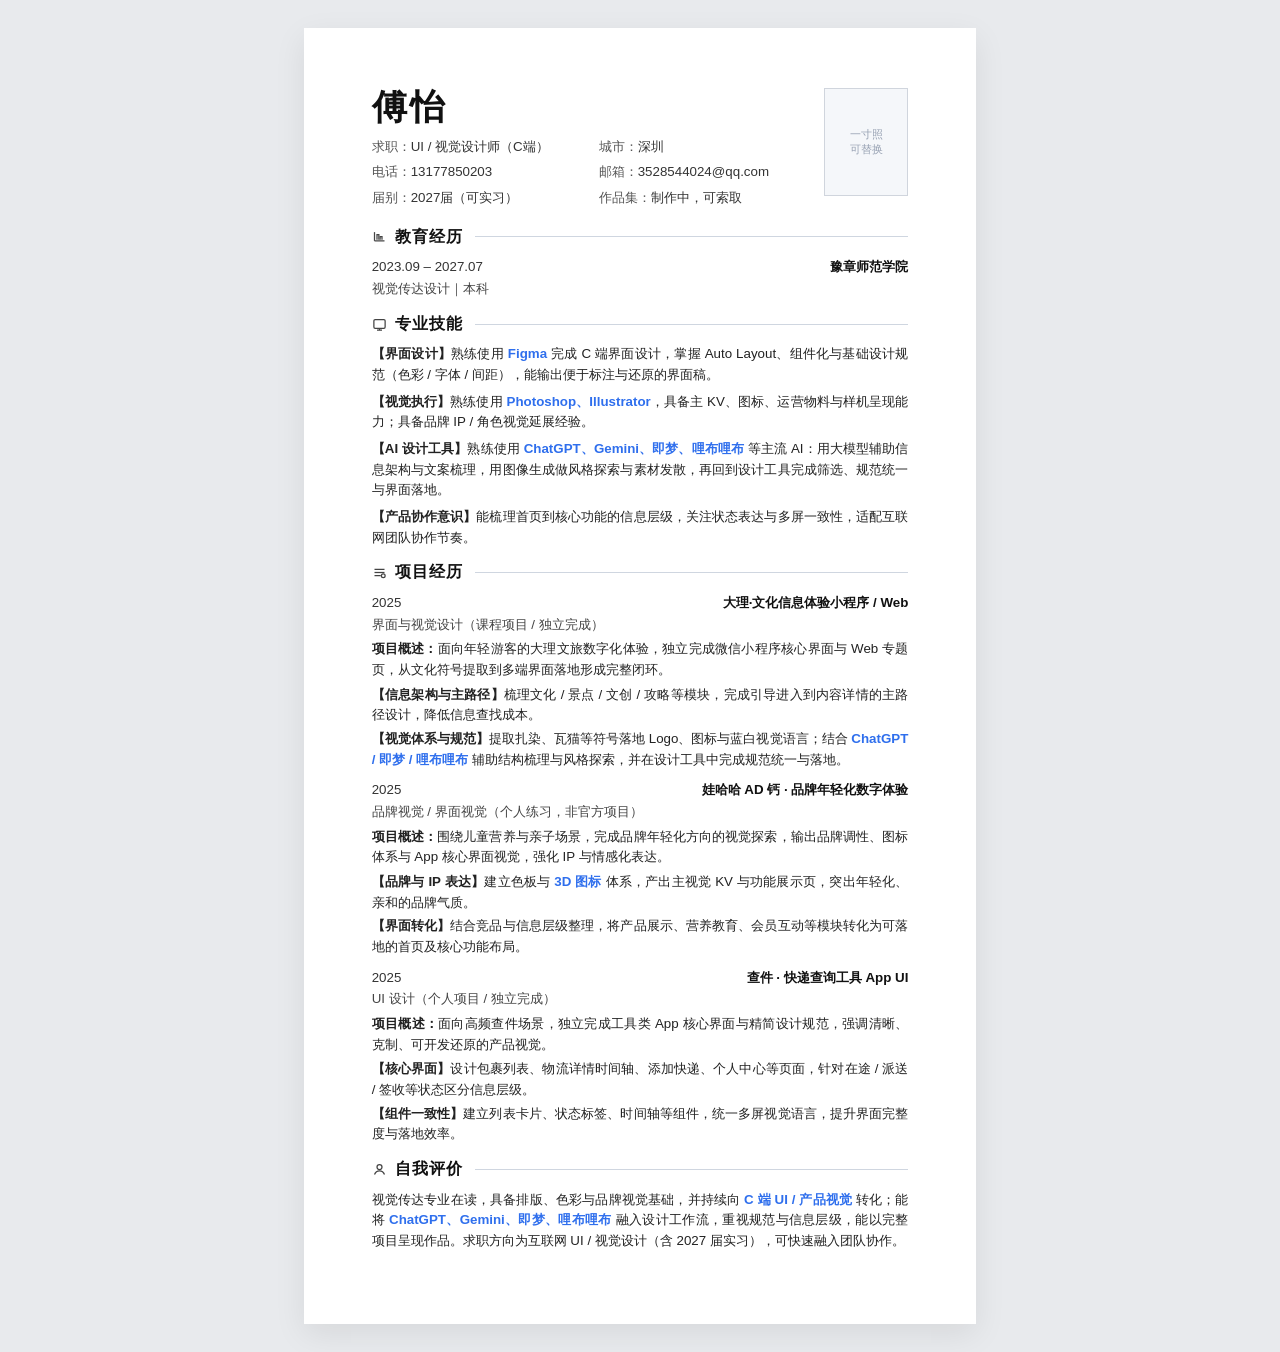
<file: resume/Fuyi-UI-Designer-Intern.html>
<!DOCTYPE html>
<html lang="zh-CN">
<head>
  <meta charset="UTF-8" />
  <title>傅怡 - UI设计师 - 2027届实习</title>
  <style>
    @page {
      size: A4;
      margin: 13mm 15mm 13mm 15mm;
    }

    * { box-sizing: border-box; margin: 0; padding: 0; }

    body {
      font-family: "Microsoft YaHei", "PingFang SC", "Noto Sans SC", sans-serif;
      color: #222;
      font-size: 10pt;
      line-height: 1.55;
      background: #fff;
      -webkit-print-color-adjust: exact;
      print-color-adjust: exact;
    }

    .page {
      width: 178mm;
      margin: 0 auto;
    }

    /* ===== Header ===== */
    .header {
      display: flex;
      justify-content: space-between;
      align-items: flex-start;
      gap: 18px;
      margin-bottom: 14px;
      padding-bottom: 2px;
    }

    .header-main { flex: 1; }

    h1 {
      font-size: 26pt;
      font-weight: 700;
      color: #111;
      letter-spacing: 3px;
      line-height: 1.1;
      margin-bottom: 10px;
    }

    .basic-grid {
      display: grid;
      grid-template-columns: 1fr 1fr;
      column-gap: 24px;
      row-gap: 5px;
      font-size: 10pt;
      color: #333;
      max-width: 430px;
    }

    .basic-grid div span.label {
      color: #555;
    }

    .photo {
      width: 84px;
      height: 108px;
      border: 1px solid #d0d5dd;
      background: #f5f7fa;
      flex-shrink: 0;
      display: flex;
      align-items: center;
      justify-content: center;
      color: #98a2b3;
      font-size: 8.5pt;
      text-align: center;
      line-height: 1.4;
    }

    /* ===== Section ===== */
    section {
      margin-bottom: 12px;
    }

    .sec-title {
      display: flex;
      align-items: center;
      gap: 8px;
      margin-bottom: 8px;
    }

    .sec-title .icon {
      width: 15px;
      height: 15px;
      flex-shrink: 0;
      color: #444;
    }

    .sec-title h2 {
      font-size: 12pt;
      font-weight: 700;
      color: #111;
      white-space: nowrap;
      letter-spacing: 1px;
    }

    .sec-title .line {
      flex: 1;
      height: 1px;
      background: #cfd6e0;
      margin-left: 4px;
    }

    /* ===== Rows ===== */
    .row {
      display: flex;
      justify-content: space-between;
      align-items: baseline;
      gap: 16px;
      margin-bottom: 1px;
    }

    .row .left {
      color: #333;
      white-space: nowrap;
    }

    .row .right {
      font-weight: 700;
      color: #111;
      text-align: right;
    }

    .sub {
      color: #444;
      margin-bottom: 4px;
    }

    .block {
      margin-bottom: 10px;
    }

    .block:last-child {
      margin-bottom: 0;
    }

    p, .para {
      text-align: justify;
      color: #222;
      margin-bottom: 3px;
    }

    .em {
      color: #2f6fed;
      font-weight: 600;
    }

    .bold {
      font-weight: 700;
    }

    .overview {
      margin-bottom: 4px;
    }

    .point {
      margin-bottom: 3px;
      text-align: justify;
    }

    .point .tag {
      font-weight: 700;
    }

    .skills .point {
      margin-bottom: 6px;
    }

    .portfolio {
      margin-top: 3px;
      color: #444;
      font-size: 9.5pt;
    }

    @media screen {
      body {
        background: #e8eaed;
        padding: 28px 12px;
      }
      .page {
        background: #fff;
        padding: 16mm 18mm;
        box-shadow: 0 10px 30px rgba(0,0,0,.08);
      }
    }
  </style>
</head>
<body>
  <div class="page">
    <div class="header">
      <div class="header-main">
        <h1>傅怡</h1>
        <div class="basic-grid">
          <div><span class="label">求职：</span>UI / 视觉设计师（C端）</div>
          <div><span class="label">城市：</span>深圳</div>
          <div><span class="label">电话：</span>13177850203</div>
          <div><span class="label">邮箱：</span>3528544024@qq.com</div>
          <div><span class="label">届别：</span>2027届（可实习）</div>
          <div><span class="label">作品集：</span>制作中，可索取</div>
        </div>
      </div>
      <div class="photo">一寸照<br/>可替换</div>
    </div>

    <section>
      <div class="sec-title">
        <svg class="icon" viewBox="0 0 24 24" fill="none" stroke="currentColor" stroke-width="2"><path d="M4 19V5"/><path d="M4 19h16"/><path d="M8 17V9h3v8"/><path d="M13 17v-5h3v5"/></svg>
        <h2>教育经历</h2>
        <div class="line"></div>
      </div>
      <div class="row">
        <div class="left">2023.09 – 2027.07</div>
        <div class="right">豫章师范学院</div>
      </div>
      <div class="sub">视觉传达设计｜本科</div>
    </section>

    <section>
      <div class="sec-title">
        <svg class="icon" viewBox="0 0 24 24" fill="none" stroke="currentColor" stroke-width="2"><rect x="3" y="4" width="18" height="14" rx="2"/><path d="M8 21h8"/><path d="M12 18v3"/></svg>
        <h2>专业技能</h2>
        <div class="line"></div>
      </div>
      <div class="skills">
        <p class="point"><span class="tag">【界面设计】</span>熟练使用 <span class="em">Figma</span> 完成 C 端界面设计，掌握 Auto Layout、组件化与基础设计规范（色彩 / 字体 / 间距），能输出便于标注与还原的界面稿。</p>
        <p class="point"><span class="tag">【视觉执行】</span>熟练使用 <span class="em">Photoshop、Illustrator</span>，具备主 KV、图标、运营物料与样机呈现能力；具备品牌 IP / 角色视觉延展经验。</p>
        <p class="point"><span class="tag">【AI 设计工具】</span>熟练使用 <span class="em">ChatGPT、Gemini、即梦、哩布哩布</span> 等主流 AI：用大模型辅助信息架构与文案梳理，用图像生成做风格探索与素材发散，再回到设计工具完成筛选、规范统一与界面落地。</p>
        <p class="point"><span class="tag">【产品协作意识】</span>能梳理首页到核心功能的信息层级，关注状态表达与多屏一致性，适配互联网团队协作节奏。</p>
      </div>
    </section>

    <section>
      <div class="sec-title">
        <svg class="icon" viewBox="0 0 24 24" fill="none" stroke="currentColor" stroke-width="2"><path d="M4 7h16"/><path d="M4 12h16"/><path d="M4 17h10"/><circle cx="18" cy="17" r="3"/></svg>
        <h2>项目经历</h2>
        <div class="line"></div>
      </div>

      <div class="block">
        <div class="row">
          <div class="left">2025</div>
          <div class="right">大理·文化信息体验小程序 / Web</div>
        </div>
        <div class="sub">界面与视觉设计（课程项目 / 独立完成）</div>
        <p class="overview"><span class="bold">项目概述：</span>面向年轻游客的大理文旅数字化体验，独立完成微信小程序核心界面与 Web 专题页，从文化符号提取到多端界面落地形成完整闭环。</p>
        <p class="point"><span class="tag">【信息架构与主路径】</span>梳理文化 / 景点 / 文创 / 攻略等模块，完成引导进入到内容详情的主路径设计，降低信息查找成本。</p>
        <p class="point"><span class="tag">【视觉体系与规范】</span>提取扎染、瓦猫等符号落地 Logo、图标与蓝白视觉语言；结合 <span class="em">ChatGPT / 即梦 / 哩布哩布</span> 辅助结构梳理与风格探索，并在设计工具中完成规范统一与落地。</p>
      </div>

      <div class="block">
        <div class="row">
          <div class="left">2025</div>
          <div class="right">娃哈哈 AD 钙 · 品牌年轻化数字体验</div>
        </div>
        <div class="sub">品牌视觉 / 界面视觉（个人练习，非官方项目）</div>
        <p class="overview"><span class="bold">项目概述：</span>围绕儿童营养与亲子场景，完成品牌年轻化方向的视觉探索，输出品牌调性、图标体系与 App 核心界面视觉，强化 IP 与情感化表达。</p>
        <p class="point"><span class="tag">【品牌与 IP 表达】</span>建立色板与 <span class="em">3D 图标</span> 体系，产出主视觉 KV 与功能展示页，突出年轻化、亲和的品牌气质。</p>
        <p class="point"><span class="tag">【界面转化】</span>结合竞品与信息层级整理，将产品展示、营养教育、会员互动等模块转化为可落地的首页及核心功能布局。</p>
      </div>

      <div class="block">
        <div class="row">
          <div class="left">2025</div>
          <div class="right">查件 · 快递查询工具 App UI</div>
        </div>
        <div class="sub">UI 设计（个人项目 / 独立完成）</div>
        <p class="overview"><span class="bold">项目概述：</span>面向高频查件场景，独立完成工具类 App 核心界面与精简设计规范，强调清晰、克制、可开发还原的产品视觉。</p>
        <p class="point"><span class="tag">【核心界面】</span>设计包裹列表、物流详情时间轴、添加快递、个人中心等页面，针对在途 / 派送 / 签收等状态区分信息层级。</p>
        <p class="point"><span class="tag">【组件一致性】</span>建立列表卡片、状态标签、时间轴等组件，统一多屏视觉语言，提升界面完整度与落地效率。</p>
      </div>
    </section>

    <section>
      <div class="sec-title">
        <svg class="icon" viewBox="0 0 24 24" fill="none" stroke="currentColor" stroke-width="2"><circle cx="12" cy="8" r="4"/><path d="M4 20c1.5-4 5-6 8-6s6.5 2 8 6"/></svg>
        <h2>自我评价</h2>
        <div class="line"></div>
      </div>
      <p class="para">
        视觉传达专业在读，具备排版、色彩与品牌视觉基础，并持续向 <span class="em">C 端 UI / 产品视觉</span> 转化；能将 <span class="em">ChatGPT、Gemini、即梦、哩布哩布</span> 融入设计工作流，重视规范与信息层级，能以完整项目呈现作品。求职方向为互联网 UI / 视觉设计（含 2027 届实习），可快速融入团队协作。
      </p>
    </section>
  </div>
</body>
</html>
</file>
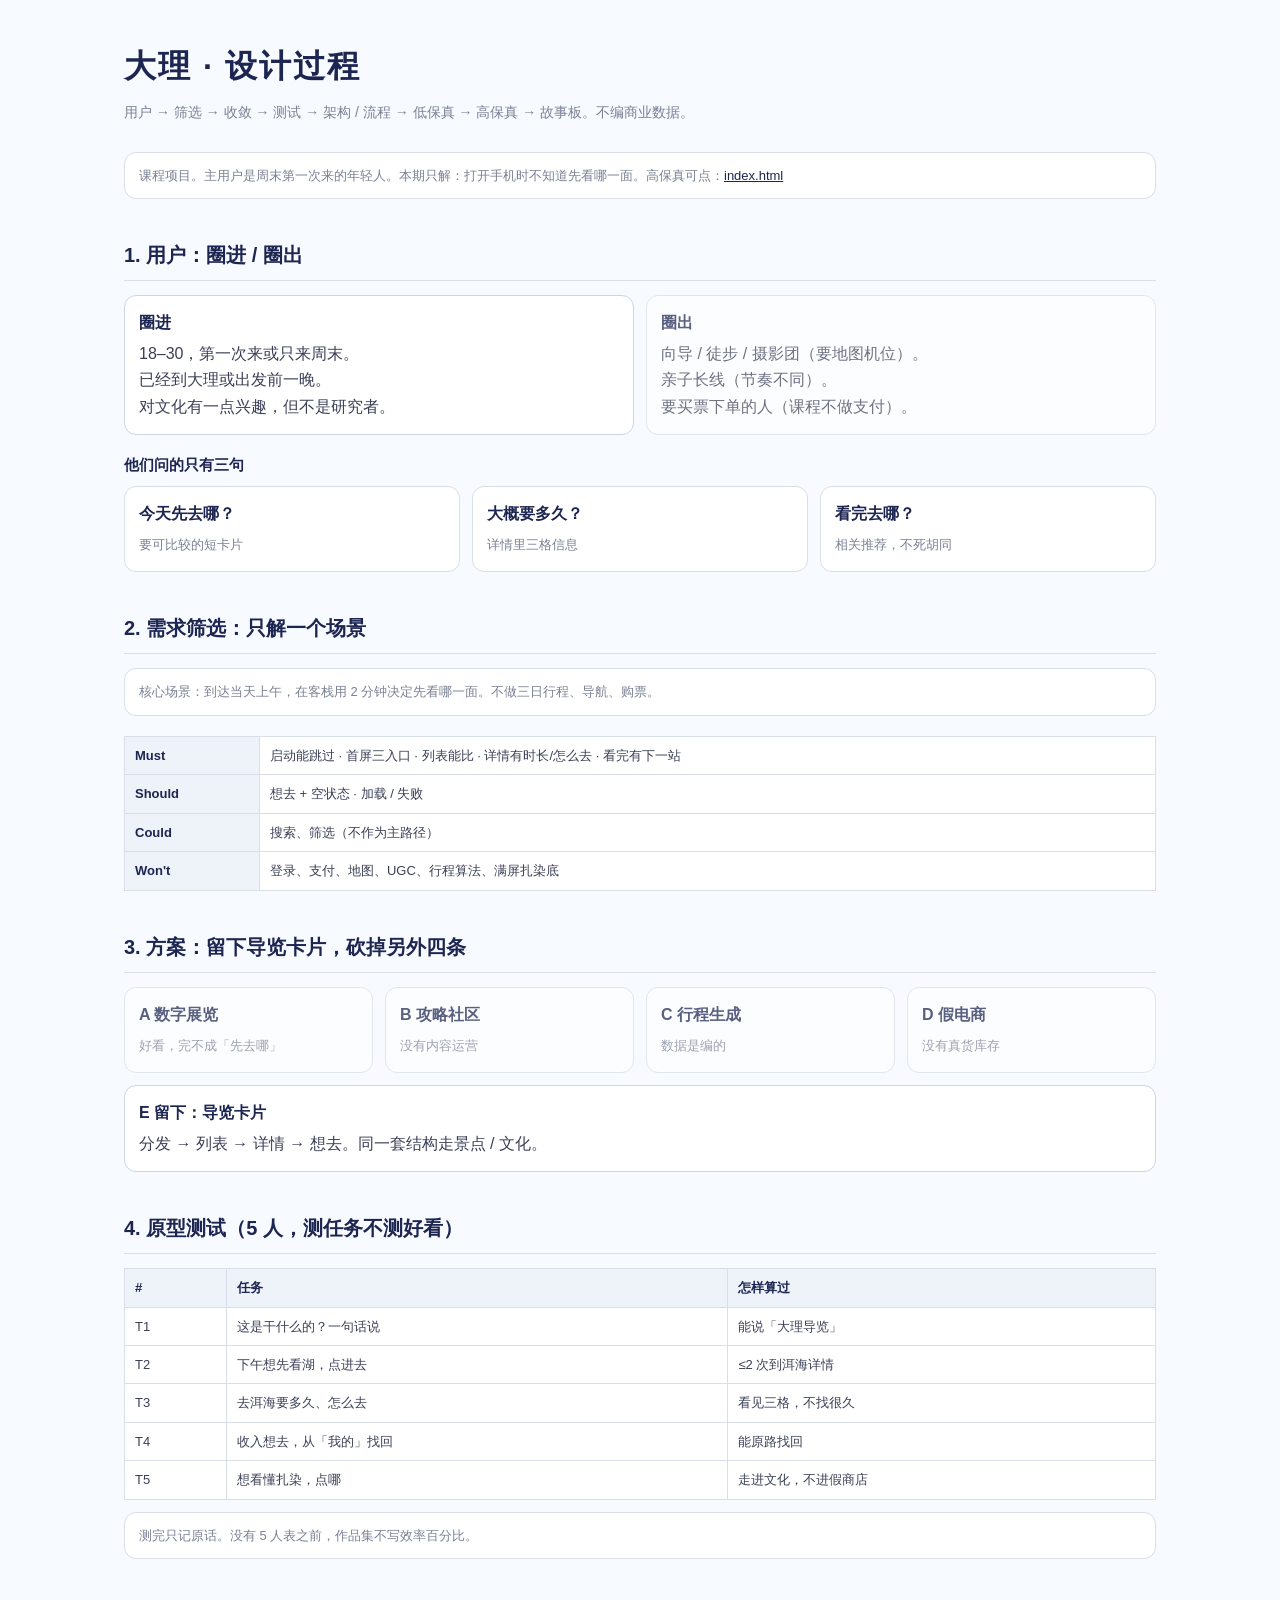
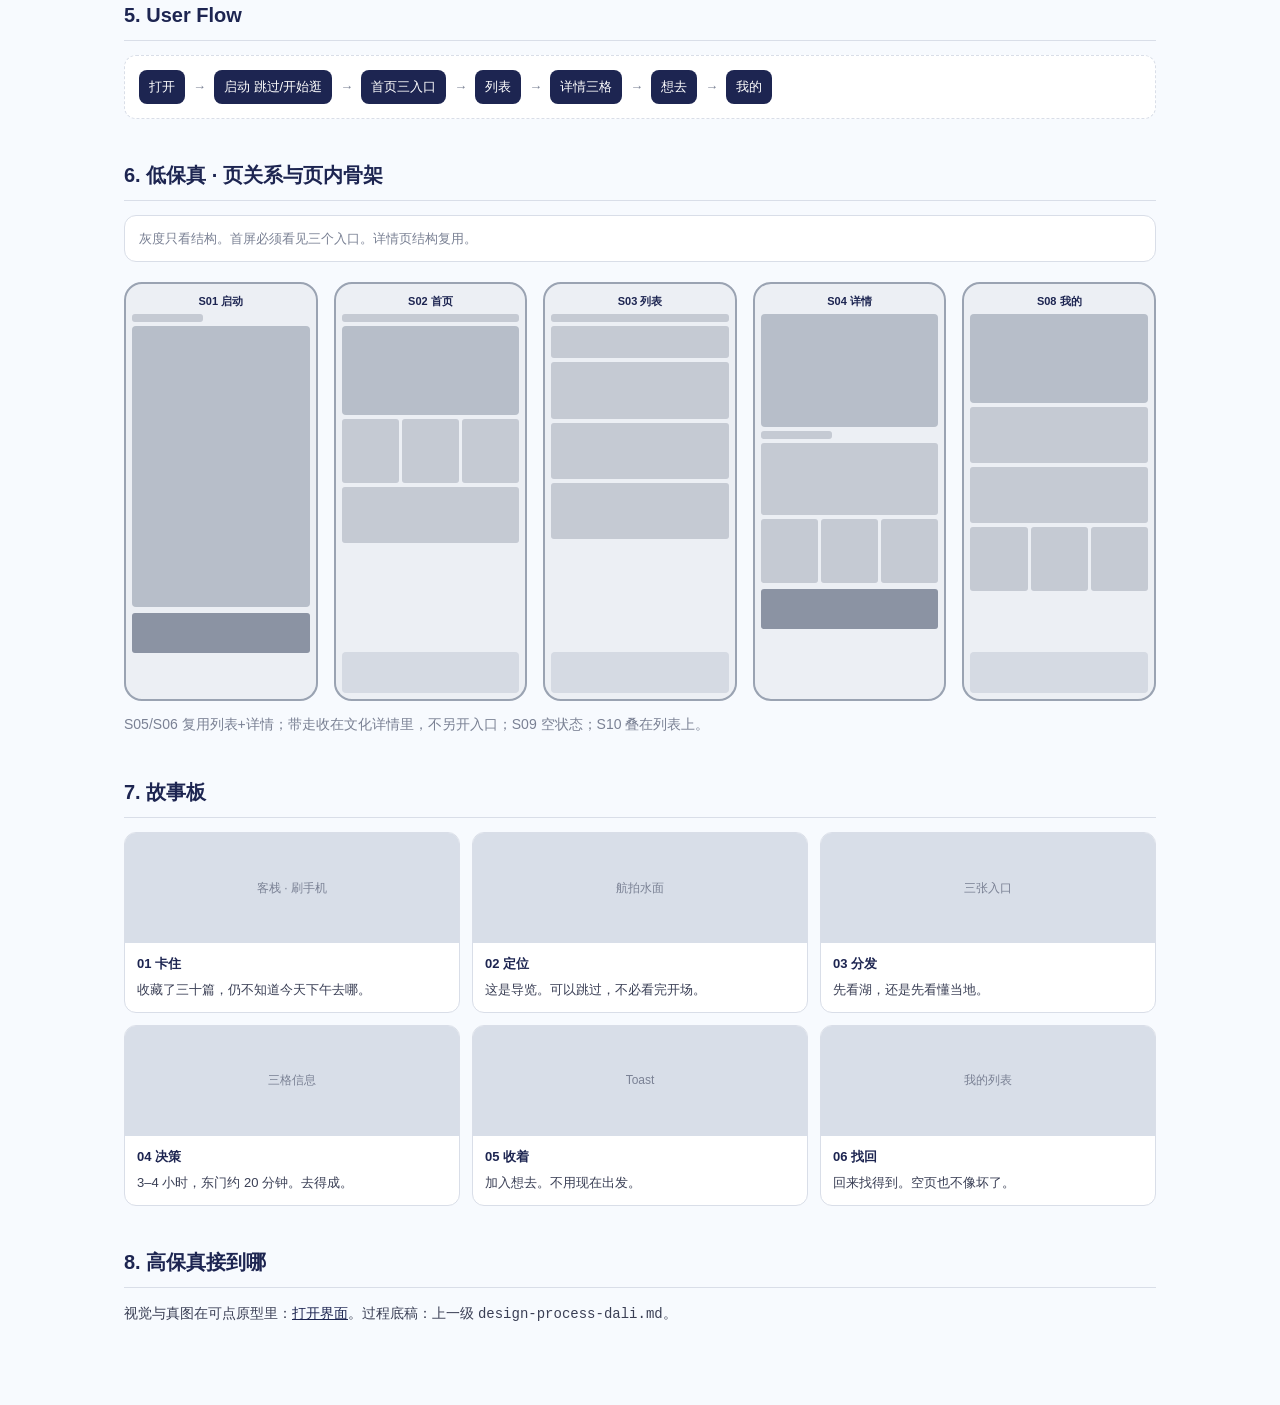
<file: _bmad-output/planning-artifacts/dali-html/process.html>
<!DOCTYPE html>
<html lang="zh-CN">
<head>
  <meta charset="UTF-8" />
  <meta name="viewport" content="width=device-width, initial-scale=1" />
  <title>大理 · 设计过程</title>
  <style>
    :root {
      --ink: #1d2551;
      --text: #3a3f55;
      --mute: #7a8194;
      --line: #d9dee8;
      --paper: #f7fafe;
      --card: #fff;
      --wire: #c5cad3;
    }
    * { box-sizing: border-box; margin: 0; padding: 0; }
    body {
      font-family: "PingFang SC", "Microsoft YaHei", sans-serif;
      background: var(--paper);
      color: var(--text);
      line-height: 1.65;
    }
    .wrap { max-width: 1080px; margin: 0 auto; padding: 40px 24px 80px; }
    h1 { color: var(--ink); font-size: 32px; letter-spacing: 2px; }
    .lead { color: var(--mute); margin: 8px 0 28px; font-size: 14px; }
    h2 {
      color: var(--ink);
      font-size: 20px;
      margin: 40px 0 14px;
      padding-bottom: 8px;
      border-bottom: 1px solid var(--line);
    }
    h3 { font-size: 15px; color: var(--ink); margin: 18px 0 8px; }
    p, li { font-size: 14px; }
    .note {
      background: #fff;
      border: 1px solid var(--line);
      border-radius: 12px;
      padding: 12px 14px;
      font-size: 13px;
      color: var(--mute);
      margin-bottom: 20px;
    }
    .grid { display: grid; gap: 12px; }
    .g2 { grid-template-columns: 1fr 1fr; }
    .g3 { grid-template-columns: 1fr 1fr 1fr; }
    .g4 { grid-template-columns: repeat(4, 1fr); }
    .card {
      background: var(--card);
      border: 1px solid var(--line);
      border-radius: 12px;
      padding: 14px;
    }
    .card b { color: var(--ink); display: block; margin-bottom: 4px; }
    .card small { color: var(--mute); }
    .in { border-color: #c9d6ea; }
    .out { opacity: 0.72; }
    table { width: 100%; border-collapse: collapse; font-size: 13px; background: #fff; }
    th, td { border: 1px solid var(--line); padding: 8px 10px; text-align: left; vertical-align: top; }
    th { background: #eef3f9; color: var(--ink); font-weight: 600; }
    .flow {
      display: flex; flex-wrap: wrap; gap: 8px; align-items: center;
      background: #fff; border: 1px dashed var(--line); border-radius: 12px; padding: 14px;
      font-size: 13px;
    }
    .flow span {
      background: var(--ink); color: #fff; border-radius: 8px; padding: 6px 10px;
    }
    .flow i { font-style: normal; color: var(--mute); }
    .phones { display: grid; grid-template-columns: repeat(5, 1fr); gap: 16px; }
    .phone {
      width: 100%;
      aspect-ratio: 375 / 812;
      background: #eceff4;
      border: 2px solid #9aa3b2;
      border-radius: 18px;
      padding: 8px 6px 6px;
      position: relative;
      overflow: hidden;
    }
    .phone em {
      display: block; text-align: center; font-size: 11px; color: var(--ink);
      font-style: normal; font-weight: 600; margin-bottom: 4px;
    }
    .bar, .box, .row, .cta { background: var(--wire); border-radius: 3px; }
    .bar { height: 8px; margin-bottom: 4px; }
    .bar.s { width: 40%; }
    .hero { height: 22%; background: #b7bec9; border-radius: 4px; margin: 4px 0; }
    .row { height: 14%; margin-bottom: 4px; }
    .cols { display: flex; gap: 3px; height: 16%; margin: 4px 0; }
    .cols i { flex: 1; background: var(--wire); border-radius: 3px; }
    .cta { height: 10%; margin-top: 6px; background: #8b93a3; }
    .tab {
      position: absolute; left: 6px; right: 6px; bottom: 6px; height: 10%;
      background: #d5dae3; border-radius: 4px;
    }
    .story { display: grid; grid-template-columns: repeat(3, 1fr); gap: 12px; }
    .story article {
      background: #fff; border: 1px solid var(--line); border-radius: 12px; overflow: hidden;
    }
    .story .shot {
      height: 110px; background: #d8dee8;
      display: grid; place-items: center; color: var(--mute); font-size: 12px;
    }
    .story p { padding: 10px 12px 12px; font-size: 13px; }
    .story b { display: block; color: var(--ink); margin-bottom: 4px; }
    a { color: var(--ink); }
    @media (max-width: 860px) {
      .g2, .g3, .g4, .phones, .story { grid-template-columns: 1fr 1fr; }
    }
    @media (max-width: 560px) {
      .g2, .g3, .g4, .phones, .story { grid-template-columns: 1fr; }
    }
  </style>
</head>
<body>
  <div class="wrap">
    <h1>大理 · 设计过程</h1>
    <p class="lead">用户 → 筛选 → 收敛 → 测试 → 架构 / 流程 → 低保真 → 高保真 → 故事板。不编商业数据。</p>
    <p class="note">课程项目。主用户是周末第一次来的年轻人。本期只解：打开手机时不知道先看哪一面。高保真可点：<a href="./index.html">index.html</a></p>

    <h2>1. 用户：圈进 / 圈出</h2>
    <div class="grid g2">
      <div class="card in">
        <b>圈进</b>
        18–30，第一次来或只来周末。<br />
        已经到大理或出发前一晚。<br />
        对文化有一点兴趣，但不是研究者。
      </div>
      <div class="card out">
        <b>圈出</b>
        向导 / 徒步 / 摄影团（要地图机位）。<br />
        亲子长线（节奏不同）。<br />
        要买票下单的人（课程不做支付）。
      </div>
    </div>
    <h3>他们问的只有三句</h3>
    <div class="grid g3">
      <div class="card"><b>今天先去哪？</b><small>要可比较的短卡片</small></div>
      <div class="card"><b>大概要多久？</b><small>详情里三格信息</small></div>
      <div class="card"><b>看完去哪？</b><small>相关推荐，不死胡同</small></div>
    </div>

    <h2>2. 需求筛选：只解一个场景</h2>
    <p class="note">核心场景：到达当天上午，在客栈用 2 分钟决定先看哪一面。不做三日行程、导航、购票。</p>
    <table>
      <tr><th>Must</th><td>启动能跳过 · 首屏三入口 · 列表能比 · 详情有时长/怎么去 · 看完有下一站</td></tr>
      <tr><th>Should</th><td>想去 + 空状态 · 加载 / 失败</td></tr>
      <tr><th>Could</th><td>搜索、筛选（不作为主路径）</td></tr>
      <tr><th>Won't</th><td>登录、支付、地图、UGC、行程算法、满屏扎染底</td></tr>
    </table>

    <h2>3. 方案：留下导览卡片，砍掉另外四条</h2>
    <div class="grid g4">
      <div class="card out"><b>A 数字展览</b><small>好看，完不成「先去哪」</small></div>
      <div class="card out"><b>B 攻略社区</b><small>没有内容运营</small></div>
      <div class="card out"><b>C 行程生成</b><small>数据是编的</small></div>
      <div class="card out"><b>D 假电商</b><small>没有真货库存</small></div>
    </div>
    <div class="card in" style="margin-top:12px">
      <b>E 留下：导览卡片</b>
      分发 → 列表 → 详情 → 想去。同一套结构走景点 / 文化。
    </div>

    <h2>4. 原型测试（5 人，测任务不测好看）</h2>
    <table>
      <tr><th>#</th><th>任务</th><th>怎样算过</th></tr>
      <tr><td>T1</td><td>这是干什么的？一句话说</td><td>能说「大理导览」</td></tr>
      <tr><td>T2</td><td>下午想先看湖，点进去</td><td>≤2 次到洱海详情</td></tr>
      <tr><td>T3</td><td>去洱海要多久、怎么去</td><td>看见三格，不找很久</td></tr>
      <tr><td>T4</td><td>收入想去，从「我的」找回</td><td>能原路找回</td></tr>
      <tr><td>T5</td><td>想看懂扎染，点哪</td><td>走进文化，不进假商店</td></tr>
    </table>
    <p class="note" style="margin-top:12px">测完只记原话。没有 5 人表之前，作品集不写效率百分比。</p>

    <h2>5. User Flow</h2>
    <div class="flow">
      <span>打开</span><i>→</i>
      <span>启动 跳过/开始逛</span><i>→</i>
      <span>首页三入口</span><i>→</i>
      <span>列表</span><i>→</i>
      <span>详情三格</span><i>→</i>
      <span>想去</span><i>→</i>
      <span>我的</span>
    </div>

    <h2>6. 低保真 · 页关系与页内骨架</h2>
    <p class="note">灰度只看结构。首屏必须看见三个入口。详情页结构复用。</p>
    <div class="phones">
      <div class="phone"><em>S01 启动</em><div class="bar s"></div><div class="hero" style="height:70%"></div><div class="cta"></div></div>
      <div class="phone"><em>S02 首页</em><div class="bar"></div><div class="hero"></div><div class="cols"><i></i><i></i><i></i></div><div class="row"></div><div class="tab"></div></div>
      <div class="phone"><em>S03 列表</em><div class="bar"></div><div class="box" style="height:8%;margin-bottom:4px"></div><div class="row"></div><div class="row"></div><div class="row"></div><div class="tab"></div></div>
      <div class="phone"><em>S04 详情</em><div class="hero" style="height:28%"></div><div class="bar s"></div><div class="row" style="height:18%"></div><div class="cols"><i></i><i></i><i></i></div><div class="cta"></div></div>
      <div class="phone"><em>S08 我的</em><div class="hero" style="height:22%"></div><div class="row"></div><div class="row"></div><div class="cols"><i></i><i></i><i></i></div><div class="tab"></div></div>
    </div>
    <p class="lead" style="margin-top:12px">S05/S06 复用列表+详情；带走收在文化详情里，不另开入口；S09 空状态；S10 叠在列表上。</p>

    <h2>7. 故事板</h2>
    <div class="story">
      <article><div class="shot">客栈 · 刷手机</div><p><b>01 卡住</b>收藏了三十篇，仍不知道今天下午去哪。</p></article>
      <article><div class="shot">航拍水面</div><p><b>02 定位</b>这是导览。可以跳过，不必看完开场。</p></article>
      <article><div class="shot">三张入口</div><p><b>03 分发</b>先看湖，还是先看懂当地。</p></article>
      <article><div class="shot">三格信息</div><p><b>04 决策</b>3–4 小时，东门约 20 分钟。去得成。</p></article>
      <article><div class="shot">Toast</div><p><b>05 收着</b>加入想去。不用现在出发。</p></article>
      <article><div class="shot">我的列表</div><p><b>06 找回</b>回来找得到。空页也不像坏了。</p></article>
    </div>

    <h2>8. 高保真接到哪</h2>
    <p>视觉与真图在可点原型里：<a href="./index.html">打开界面</a>。过程底稿：上一级 <code>design-process-dali.md</code>。</p>
  </div>
</body>
</html>
</file>
<file: _bmad-output/planning-artifacts/dali-html/styles.css>
:root {
  --brand-7: #173b63;
  --brand-6: #2a86c8;
  --brand-1: #e8f1f8;
  --page: #f3f5f1;
  --card: #fbfcf9;
  --cream: #fbfcf9;
  --gold: #2a86c8;
  --text: rgba(15, 42, 74, 0.92);
  --text-2: rgba(23, 59, 99, 0.58);
  --text-3: rgba(23, 59, 99, 0.38);
  --line: #dce4e8;
  --error: #d54941;
  --success: #2ba471;
  --display: "ZCOOL XiaoWei", "Noto Serif SC", "Songti SC", "STSong", serif;
  --latin: "Cormorant Garamond", Georgia, serif;
  --brush: "Ma Shan Zheng", "STKaiti", "KaiTi", "Noto Serif SC", serif;
  --sans: "PingFang SC", "Microsoft YaHei", sans-serif;
  --elev-ring: inset 0 0 0 1px rgba(23,59,99,.08);
  --elev-1: 0 1px 2px rgba(23,59,99,.06), var(--elev-ring);
  --elev-2: inset 0 1px 0 #fff, 0 1px 2px rgba(23,59,99,.06), 0 14px 30px -10px rgba(23,59,99,.22), var(--elev-ring);
}

* { box-sizing: border-box; margin: 0; padding: 0; }
button { font-family: inherit; }
img { display: block; }

body {
  font-family: var(--sans);
  background: #c5d0d8;
  color: var(--text);
}

.stage {
  min-height: 100vh;
  display: flex;
  gap: 32px;
  align-items: center;
  justify-content: center;
  padding: 24px 16px;
}

.legend {
  width: 220px;
  color: #334;
}
.legend h1 { font-size: 20px; color: var(--brand-7); line-height: 1.3; }
.legend .sub { font-size: 12px; color: #667; margin: 6px 0 14px; }
.nav-list { display: flex; flex-direction: column; gap: 4px; }
.nav-list button {
  text-align: left;
  border: 0;
  background: transparent;
  color: #445;
  font-size: 13px;
  padding: 6px 8px;
  border-radius: 8px;
  cursor: pointer;
}
.nav-list button:hover,
.nav-list button.on { background: #fff; color: var(--brand-7); }
.hint { margin-top: 14px; font-size: 12px; color: #778; line-height: 1.6; }

.phone {
  width: 375px;
  height: 812px;
  background: var(--page);
  border-radius: 36px;
  box-shadow: 0 24px 60px rgba(29, 37, 81, 0.18);
  position: relative;
  overflow: hidden;
  border: 8px solid #111827;
}

.notch {
  position: absolute;
  z-index: 30;
  top: 8px; left: 50%;
  transform: translateX(-50%);
  width: 118px; height: 22px;
  background: #111827;
  border-radius: 0 0 12px 12px;
}

.status {
  height: 44px;
  padding: 12px 20px 0;
  display: flex;
  justify-content: space-between;
  font-size: 12px;
  font-weight: 600;
  color: var(--text);
}
.screen.dark-status .status,
.nav.overlay + .status,
.screen .status.light { color: #fff; }

.screen {
  display: none;
  position: absolute;
  inset: 0;
  overflow: auto;
  padding-bottom: 88px;
  background: var(--page);
}
.screen.active { display: block; }
.screen.no-tab { padding-bottom: 24px; }

.nav {
  height: 52px;
  padding: 0 12px 0 14px;
  display: flex;
  align-items: center;
  justify-content: space-between;
  background: #fff;
  border-bottom: 1px solid var(--line);
}
.nav strong {
  font-family: var(--display);
  font-size: 20px;
  font-weight: 600;
  letter-spacing: 6px;
  color: var(--brand-7);
  flex: 1;
}
.brand {
  display: flex;
  align-items: center;
  gap: 8px;
  min-width: 0;
}
.brand .mark {
  width: 30px;
  height: 30px;
  border: 1px solid var(--gold);
  border-radius: 50%;
  display: grid;
  place-items: center;
  flex-shrink: 0;
  color: var(--brand-7);
}
.brand .mark svg { width: 16px; height: 16px; }
.brand-type { display: flex; flex-direction: column; line-height: 1.05; }
.brand-type em,
.nav-title em {
  font-family: var(--latin);
  font-style: normal;
  font-size: 9px;
  letter-spacing: 0.28em;
  color: var(--brand-6);
  font-weight: 600;
  text-transform: uppercase;
}
.brand-type b {
  font-family: var(--display);
  font-size: 22px;
  font-weight: 600;
  letter-spacing: 0.34em;
  color: var(--brand-7);
  margin-left: 1px;
}
.nav-title {
  flex: 1;
  display: flex;
  flex-direction: column;
  align-items: center;
  justify-content: center;
  line-height: 1.1;
}
.nav-title b {
  font-family: var(--display);
  font-size: 18px;
  font-weight: 600;
  letter-spacing: 0.36em;
  color: var(--brand-7);
  margin-left: 0.36em;
}
.nav-slot { width: 32px; flex-shrink: 0; }
.nav.overlay {
  position: absolute;
  left: 0; right: 0;
  top: 44px;
  background: linear-gradient(#0008, transparent);
  border: 0;
  color: #fff;
  z-index: 5;
}
.nav.overlay strong,
.nav.overlay .nav-title b,
.nav.overlay .brand-type b { color: #fff; }
.nav.overlay .nav-title em,
.nav.overlay .brand-type em { color: rgba(255,255,255,.72); }
.back, .icon-btn, .skip {
  border: 0;
  background: transparent;
  font-size: 22px;
  width: 32px;
  height: 32px;
  color: inherit;
  cursor: pointer;
  line-height: 1;
  display: grid;
  place-items: center;
  padding: 0;
}
.back svg, .icon-btn svg { width: 20px; height: 20px; display: block; }
.nav .icon-btn { color: var(--brand-7); }
.nav.overlay .icon-btn,
.nav.overlay .back { color: #fff; }
.fav-btn.on svg path { fill: currentColor; }
.skip {
  position: static;
  width: auto;
  font-size: 13px;
  font-weight: 600;
  color: var(--brand-7);
  z-index: 8;
  background: #fff;
  border-radius: 14px;
  padding: 0 14px;
  height: 28px;
}

.splash {
  padding-bottom: 0;
  background: #1d2551;
}
.splash-bg {
  position: absolute;
  inset: 0;
}
.splash-bg img {
  width: 100%;
  height: 100%;
  object-fit: cover;
  object-position: center 30%;
}
.splash-bg::after {
  content: "";
  position: absolute;
  inset: 0;
  background: linear-gradient(180deg, rgba(10,30,55,.28) 0%, rgba(10,30,55,.12) 38%, rgba(15,42,74,.88) 100%);
}
.splash-top {
  position: absolute;
  top: 0; left: 0; right: 0;
  z-index: 8;
  display: flex;
  justify-content: flex-end;
  padding: 48px 16px 0;
}
.splash-body {
  position: relative;
  z-index: 2;
  height: 100%;
  display: flex;
  flex-direction: column;
  align-items: center;
  justify-content: center;
  color: #fff;
  text-align: center;
  padding: 0 32px 96px;
}
.splash-cta {
  position: absolute;
  left: 32px;
  right: 32px;
  bottom: 48px;
  z-index: 8;
}
.splash-cta .btn-ghost {
  width: 100%;
  margin: 0;
}
.logo {
  width: 56px; height: 56px;
  border-radius: 50%;
  background: #fff;
  color: var(--brand-7);
  display: grid;
  place-items: center;
}
.logo img, .logo svg { width: 30px; height: 30px; }
.logo.sm { width: 48px; height: 48px; border-radius: 50%; background: var(--cream); }
.logo.sm svg { width: 26px; height: 26px; }
.kicker {
  display: block;
  font-family: var(--latin);
  font-size: 11px;
  letter-spacing: 0.22em;
  text-transform: none;
  color: var(--brand-6);
  font-weight: 600;
}
.splash-body .kicker { color: rgba(255,255,255,.72); font-family: var(--latin); margin-bottom: 10px; }
.splash-body h2 {
  font-family: var(--brush);
  font-size: 64px;
  letter-spacing: .18em;
  margin: 0 0 14px .18em;
  font-weight: 400;
}
.rule {
  width: 28px;
  height: 1px;
  background: var(--gold);
  margin: 0 auto 14px;
}
.splash-body p { opacity: 0.9; font-size: 13px; line-height: 1.8; letter-spacing: 0.04em; }

.hero, .cover { position: relative; }
.hero img, .cover img { width: 100%; object-fit: cover; }
.hero img { height: 220px; object-position: center 42%; }
.hero.tall { overflow: hidden; }
.hero.tall img {
  height: 280px;
  object-position: center 38%;
  animation: ken 16s ease-in-out infinite alternate;
}
.hero.tall::after {
  background: linear-gradient(180deg, #1d255140 0%, transparent 34%, #1d25518c 72%, var(--page) 100%);
}
@keyframes ken {
  from { transform: scale(1); }
  to { transform: scale(1.07); }
}
.cover img { height: 300px; }
.hero::after, .cover::after {
  content: "";
  position: absolute;
  inset: 0;
  background: linear-gradient(180deg, #1d255133 0%, transparent 36%, #1d2551c4 100%);
}
.hero-copy, .cover-copy, .cover-cap {
  position: absolute;
  left: 16px; right: 16px; bottom: 16px;
  color: #fff;
  z-index: 1;
}
.hero.tall .hero-copy {
  top: auto;
  bottom: 36px;
}
.hero-copy em, .cover-copy em {
  display: block;
  font-family: var(--latin);
  font-size: 11px;
  font-style: normal;
  font-weight: 600;
  letter-spacing: 0.28em;
  color: rgba(255,255,255,.78);
  margin-bottom: 6px;
}
.hero-copy span {
  font-family: var(--display);
  font-size: 28px;
  letter-spacing: 0.16em;
}
.hero-copy small {
  display: block;
  margin-top: 6px;
  font-size: 12px;
  letter-spacing: 0.12em;
  opacity: 0.8;
}
.home-nav {
  top: 44px;
}
.home-nav .mark {
  border-color: #e8d7bf;
  color: #fff;
  background: rgba(29, 37, 81, 0.28);
}
.home-nav .brand-type em { color: #e8d7bf; }
.home-nav .brand-type b { color: #fff; }
.cover-copy strong {
  display: block;
  font-family: var(--display);
  font-size: 28px;
  font-weight: 600;
  letter-spacing: 0.16em;
}

.lead {
  padding: 18px 16px 10px;
  font-size: 13px;
  color: var(--text-2);
  letter-spacing: 0.08em;
}
.home-deck {
  position: relative;
  z-index: 3;
  background: var(--cream);
  border-radius: 22px 22px 0 0;
  padding: 4px 0 12px;
  box-shadow: 0 -10px 28px rgba(29, 37, 81, 0.08);
  border-top: 1px solid rgba(183, 164, 138, 0.35);
}
.home-deck::before {
  content: "";
  display: block;
  width: 36px;
  height: 3px;
  border-radius: 99px;
  background: var(--gold);
  margin: 10px auto 0;
}
.home-deck .lead {
  text-align: center;
  padding: 12px 16px 12px;
}

.grid3 {
  display: grid;
  grid-template-columns: 1fr 1fr 1fr;
  gap: 8px;
  padding: 0 16px;
}
.grid3 button {
  position: relative;
  background: #fff;
  border: 0;
  border-radius: 12px;
  height: 118px;
  overflow: hidden;
  cursor: pointer;
  padding: 0;
}
.grid3 button img {
  width: 100%;
  height: 100%;
  object-fit: cover;
}
.grid3 button::after {
  content: "";
  position: absolute;
  inset: 0;
  background: linear-gradient(180deg, #1d255140 0%, #1d2551b8 100%);
}
.grid3 button > span {
  position: absolute;
  left: 8px; right: 8px; bottom: 10px;
  z-index: 1;
  color: #fff;
  text-align: left;
}
.grid3 i {
  display: grid;
  place-items: center;
  color: var(--brand-7);
  font-style: normal;
  height: 28px;
}
.grid3 i svg { width: 22px; height: 22px; }
.grid3 b {
  display: block;
  font-family: var(--display);
  font-size: 16px;
  letter-spacing: 0.12em;
}
.grid3 small { color: rgba(255,255,255,.78); font-size: 10px; }

.block { padding: 18px 16px 0; }
.block-head {
  display: flex;
  justify-content: space-between;
  align-items: flex-end;
  margin-bottom: 10px;
  font-size: 16px;
}
.block-head .kicker { margin-bottom: 4px; }
.block-head b { font-family: var(--display); font-weight: 600; letter-spacing: 0.08em; }
.block-head span { font-size: 12px; color: var(--brand-7); }

.feature {
  position: relative;
  border-radius: 14px;
  overflow: hidden;
  height: 148px;
  border: 0;
  width: 100%;
  padding: 0;
  cursor: pointer;
}
.feature img { width: 100%; height: 100%; object-fit: cover; object-position: center 35%; }
.feature::after {
  content: "";
  position: absolute;
  inset: 0;
  background: linear-gradient(180deg, transparent 30%, #1d2551cc 100%);
}
.feature div {
  position: absolute;
  left: 14px; bottom: 12px;
  color: #fff;
  text-align: left;
  z-index: 1;
}
.feature b { font-family: var(--display); letter-spacing: 0.08em; }
.feature small { display: block; opacity: 0.85; font-size: 12px; margin-top: 4px; }

.rec { display: grid; grid-template-columns: 1fr 1fr; gap: 8px; }
.rec3 { grid-template-columns: 1fr 1fr 1fr; }
.rec3 img { height: 86px; }
.rec3 b { font-size: 13px; }
.rec button {
  background: #fff;
  border: 0;
  border-radius: 12px;
  overflow: hidden;
  text-align: left;
  cursor: pointer;
  padding-bottom: 10px;
}
.rec img { width: 100%; height: 92px; object-fit: cover; }
.rec b, .rec small { display: block; padding: 6px 8px 0; }
.rec b { font-family: var(--display); }
.rec small { color: var(--text-2); font-size: 11px; }

.rec-edit {
  display: grid;
  grid-template-columns: 1.2fr 1fr;
  gap: 8px;
  min-height: 176px;
}
.rec-edit .big,
.rec-edit .stack button {
  position: relative;
  border: 0;
  padding: 0;
  overflow: hidden;
  border-radius: 14px;
  cursor: pointer;
  background: #111;
}
.rec-edit .big { height: 176px; }
.rec-edit .stack { display: grid; gap: 8px; }
.rec-edit .stack button { height: 84px; }
.rec-edit img { width: 100%; height: 100%; object-fit: cover; }
.rec-edit .big::after,
.rec-edit .stack button::after {
  content: "";
  position: absolute;
  inset: 0;
  background: linear-gradient(180deg, transparent 30%, #1d2551cc 100%);
}
.rec-edit .big div,
.rec-edit .stack span {
  position: absolute;
  left: 10px; right: 10px; bottom: 10px;
  z-index: 1;
  color: #fff;
  text-align: left;
}
.rec-edit em {
  display: block;
  font-style: normal;
  font-size: 9px;
  letter-spacing: 0.28em;
  color: #e8d7bf;
}
.rec-edit b {
  display: block;
  font-family: var(--display);
  letter-spacing: 0.1em;
}
.rec-edit small { color: rgba(255,255,255,.78); font-size: 11px; }

/* ── 首页 · 海报式 ───────────────────────────────────────────
   一张水墨海报做主角，入口和推荐让位。艺术字只用在两处：
   品牌字标和海报竖排标题；正文仍用苹方保证可读。 */
#home {
  --home-paper: #f3f5f1;
  --home-white: #fbfcf9;
  --home-indigo: #173b63;
  --home-ink: #0f2a4a;
  --home-water: #4d7c9c;
  --home-accent: #2a86c8;   /* 洱海蓝：取自照片里的湖面与天空，替代原来的陶橙 */
  --home-brush: "Ma Shan Zheng", "STKaiti", "KaiTi", "Noto Serif SC", serif;
  --home-display: "ZCOOL XiaoWei", "Noto Serif SC", "Songti SC", serif;
  --home-latin: "Cormorant Garamond", Georgia, serif;

  /* 高度层级：用投影区分主次，同一层只用同一种影子
     0 贴纸  海报、标题、题跋              无投影
     1 落地  推荐带里的实景卡              只有一圈发丝线 + 1px 接触影
     2 抬起  三个主入口（压在海报上）      两层影：短影定边 + 长影定高度
     2+      特展卡（推荐带里的主角）      比实景卡高半级，影子带墨色
     3 浮起  印章、品牌小标                小而实的彩色影 */
  --elev-ring: inset 0 0 0 1px rgba(23,59,99,.08);
  --elev-1: 0 1px 2px rgba(23,59,99,.06), var(--elev-ring);
  --elev-2: inset 0 1px 0 #fff, 0 1px 2px rgba(23,59,99,.06), 0 14px 30px -10px rgba(23,59,99,.3), var(--elev-ring);
  --elev-2-pressed: inset 0 1px 0 #fff, 0 1px 2px rgba(23,59,99,.06), 0 6px 14px -8px rgba(23,59,99,.3), var(--elev-ring);
  --elev-2-dark: 0 2px 4px rgba(10,30,55,.14), 0 12px 24px -8px rgba(10,30,55,.42);
  --elev-3: 0 3px 8px rgba(42,134,200,.35), 0 1px 1px rgba(42,134,200,.2);

  overflow: hidden;
  padding-bottom: 74px;
  background: var(--home-paper);
}

/* 导航：字标用毛笔字，不加底色，直接压在海报上 */
/* 导航：字标用毛笔字，墨色直接写在宣纸上 */
#home .home-nav {
  left: 0;
  right: 0;
  height: 52px;
  padding: 0 14px 0 16px;
  background: none;
  border: 0;
  z-index: 4;
}
/* 压在照片上的小件用白底蓝字（像湖边的白墙），落到纸面上的才用蓝底白字 */
#home .home-nav .mark {
  width: 32px;
  height: 32px;
  color: var(--home-indigo);
  border: 0;
  border-radius: 9px;
  background: #fff;
  box-shadow: var(--elev-3);
}
#home .home-nav .mark svg {
  width: 20px;
  height: 20px;
}
#home .home-nav .brand-type {
  flex-direction: row;
  align-items: baseline;
  gap: 7px;
}
#home .brand-wordmark {
  margin: 0;
  color: #fff;
  font-family: var(--home-brush);
  font-size: 27px;
  font-weight: 400;
  letter-spacing: .06em;
  line-height: 1;
  text-shadow: 0 2px 10px rgba(5,22,43,.35);
}
#home .home-nav .brand-type em {
  color: rgba(255,255,255,.78);
  font-family: var(--home-latin);
  font-size: 10px;
  font-weight: 600;
  letter-spacing: .3em;
}
#home .home-nav .icon-btn {
  color: #fff;
  border: 1px solid rgba(255,255,255,.4);
  border-radius: 50%;
  background: rgba(15,42,74,.22);
  backdrop-filter: blur(6px);
  -webkit-backdrop-filter: blur(6px);
}

/* 海报：航拍双廊实景，1000×1767 原图，375 宽下约 2.7 倍像素密度；
   取景让天空留在上三分之一给标题，村落和湖面在下方 */
#home .home-poster {
  height: 410px;
  background: #1b5f9a;
}
#home .home-poster img {
  height: 100%;
  object-fit: cover;
  object-position: 50% 30%;
  filter: saturate(1.02);
}
#home .home-poster::after {
  background: linear-gradient(
    180deg,
    rgba(10,30,55,.28) 0%,
    transparent 22%,
    transparent 60%,
    rgba(243,245,241,.62) 82%,
    rgba(243,245,241,.97) 100%
  );
}
/* 竖排标题避开右上搜索：右留一列给 icon-btn，整体略下移 */
#home .poster-title {
  position: absolute;
  z-index: 1;
  top: 88px;
  right: 54px;
  pointer-events: none;
}
#home .poster-slogan {
  display: block;
  writing-mode: vertical-rl;
  color: #fff;
  font-family: var(--home-brush);
  font-size: 38px;
  line-height: 1;
  letter-spacing: .12em;
  text-shadow: 0 2px 16px rgba(5,22,43,.45), 0 0 1px rgba(5,22,43,.5);
}
/* 内容板：从海报底部抬起 24px，只放入口和一条推荐带 */
#home .home-board {
  position: relative;
  z-index: 2;
  margin-top: -26px;
  padding: 0 16px;
}
/* 入口：三张平卡，毛笔字单字做图标，颜色区分三类 */
#home .entry-row {
  display: grid;
  grid-template-columns: 1fr 1fr;
  gap: 10px;
}
#home .entry-row button {
  display: flex;
  align-items: center;
  gap: 9px;
  height: 70px;
  padding: 0 10px 0 9px;
  color: var(--home-indigo);
  text-align: left;
  background: var(--home-white);
  border: 0;
  border-radius: 10px;
  box-shadow: var(--elev-2);
  cursor: pointer;
  transition:
    transform .35s cubic-bezier(.16,1,.3,1),
    box-shadow .35s cubic-bezier(.16,1,.3,1);
}
/* 按下时落回一层，影子随之变短 */
#home .entry-row button:active {
  transform: translateY(2px) scale(.985);
  box-shadow: var(--elev-2-pressed);
}
#home .entry-row i {
  flex: none;
  display: grid;
  place-items: center;
  width: 34px;
  height: 34px;
  color: #fff;
  font-family: var(--home-brush);
  font-style: normal;
  font-size: 19px;
  line-height: 1;
  border-radius: 8px;
  background: var(--home-indigo);
}
#home .entry-row button:nth-child(2) i { background: var(--home-water); }
#home .entry-row button:nth-child(3) i { background: var(--home-accent); }
#home .entry-row b {
  display: block;
  font-family: var(--home-display);
  font-size: 15px;
  font-weight: 600;
  letter-spacing: .08em;
  line-height: 1.1;
}
#home .entry-row small {
  display: block;
  margin-top: 3px;
  color: rgba(23,59,99,.55);
  font-size: 10px;
  letter-spacing: .04em;
}

#home .strip-head {
  display: flex;
  align-items: baseline;
  justify-content: space-between;
  margin: 24px 0 10px;
}
#home .strip-head b {
  position: relative;
  padding-left: 12px;
  color: var(--home-indigo);
  font-family: var(--home-display);
  font-size: 18px;
  font-weight: 600;
  letter-spacing: .1em;
}
#home .strip-head b::before {
  content: "";
  position: absolute;
  left: 0;
  top: 4px;
  bottom: 3px;
  width: 3px;
  border-radius: 2px;
  background: var(--home-accent);
}
#home .strip-head span {
  color: var(--home-accent);
  font-size: 12px;
  letter-spacing: .08em;
}

/* 推荐带：横向滑动，露出第三张的边以暗示可滑 */
#home .strip {
  display: flex;
  gap: 10px;
  margin: 0 -16px;
  padding: 6px 16px 26px; /* 给卡片的影子留出不被裁掉的空间 */
  overflow-x: auto;
  overflow-y: hidden;
  -webkit-overflow-scrolling: touch;
  overscroll-behavior-x: contain;
  scroll-snap-type: x mandatory;
  scroll-padding-left: 16px;
  scrollbar-width: none;
}
#home .strip::-webkit-scrollbar { display: none; }
#home .strip-card {
  position: relative;
  flex: none;
  width: 148px;
  height: 190px;
  padding: 0;
  border: 0;
  border-radius: 10px;
  overflow: hidden;
  background: var(--home-white);
  box-shadow: var(--elev-1);
  scroll-snap-align: start;
  cursor: pointer;
  transition: transform .35s cubic-bezier(.16,1,.3,1);
}
#home .strip-card:active { transform: scale(.97); }
#home .strip-card img {
  display: block;
  width: 100%;
  height: 138px;
  object-fit: cover;
}
#home .strip-card span {
  display: flex;
  flex-direction: column;
  justify-content: center;
  height: 52px;
  padding: 0 11px;
  color: var(--home-indigo);
  text-align: left;
  border-top: 1px solid rgba(23,59,99,.08);
}
#home .strip-card b {
  font-family: var(--home-display);
  font-size: 15px;
  font-weight: 600;
  letter-spacing: .08em;
  line-height: 1.1;
}
#home .strip-card small {
  margin-top: 3px;
  color: rgba(23,59,99,.55);
  font-size: 10px;
}
/* ── 景点列表 / 详情 ────────────────────────────────────────
   列表回答「排不排进今天」；详情回答「值不值得去、怎么逛」。 */
#spots {
  background: var(--page);
}
#spots .search::before {
  border-color: #1f7eb8;
  box-shadow: 5px 5px 0 -5.3px #1f7eb8;
}
#spots .nav-title b {
  letter-spacing: .2em;
  margin-left: .12em;
}
.list-note {
  margin: 2px 16px 10px;
  color: var(--text-3);
  font-size: 12px;
  letter-spacing: .04em;
}
.spot-promo {
  position: relative;
  display: block;
  width: calc(100% - 32px);
  height: 112px;
  margin: 4px 16px 14px;
  padding: 0;
  overflow: hidden;
  text-align: left;
  border: 0;
  border-radius: 16px;
  box-shadow: var(--elev-2);
  cursor: pointer;
}
.spot-promo img {
  width: 100%;
  height: 100%;
  object-fit: cover;
  object-position: 50% 42%;
}
.spot-promo::after {
  content: "";
  position: absolute;
  inset: 0;
  background: linear-gradient(90deg, rgba(15,42,74,.62) 0%, rgba(15,42,74,.18) 68%, rgba(15,42,74,.05) 100%);
}
.spot-promo div {
  position: absolute;
  z-index: 1;
  left: 14px;
  top: 14px;
  right: 72px;
}
.spot-promo small {
  display: block;
  color: rgba(255,255,255,.72);
  font-size: 11px;
  font-weight: 400;
  letter-spacing: .06em;
}
.spot-promo b {
  display: block;
  margin-top: 4px;
  color: #fff;
  font-family: var(--sans);
  font-size: 18px;
  font-weight: 600;
  letter-spacing: 0;
  line-height: 1.25;
}
.spot-promo span {
  display: block;
  margin-top: 4px;
  color: rgba(255,255,255,.78);
  font-size: 12px;
  font-weight: 400;
  line-height: 1.4;
}
.spot-promo em {
  position: absolute;
  z-index: 1;
  right: 12px;
  bottom: 12px;
  padding: 5px 12px;
  color: #fff;
  font-style: normal;
  font-size: 12px;
  font-weight: 500;
  letter-spacing: .06em;
  background: var(--brand-7);
  border-radius: 999px;
}
.zone-head {
  display: flex;
  align-items: baseline;
  justify-content: space-between;
  padding: 0 16px 8px;
}
.zone-head b {
  color: #0f2a4a;
  font-family: var(--sans);
  font-size: 16px;
  font-weight: 600;
}
.zone-head button {
  border: 0;
  padding: 0;
  color: rgba(23,59,99,.4);
  font-size: 12px;
  font-weight: 400;
  background: transparent;
  cursor: pointer;
}
.zone-row {
  display: flex;
  gap: 8px;
  margin: 0 0 12px;
  padding: 0 16px 2px;
  overflow-x: auto;
  scrollbar-width: none;
}
.zone-row::-webkit-scrollbar { display: none; }
.zone-card {
  position: relative;
  flex: none;
  width: 128px;
  height: 84px;
  padding: 0;
  overflow: hidden;
  border: 0;
  border-radius: 14px;
  cursor: pointer;
}
.zone-card img {
  width: 100%;
  height: 100%;
  object-fit: cover;
}
.zone-card::before {
  content: "";
  position: absolute;
  inset: 0;
  background: linear-gradient(180deg, transparent 42%, rgba(15,42,74,.55) 100%);
}
.zone-card b {
  position: absolute;
  left: 10px;
  bottom: 8px;
  z-index: 1;
  color: #fff;
  font-family: var(--sans);
  font-size: 14px;
  font-weight: 600;
}
.zone-card::after {
  content: "";
  position: absolute;
  left: 0;
  right: 0;
  bottom: 0;
  z-index: 1;
  height: 3px;
  background: var(--zone, #8eb3c8);
}
.cult-promo em { background: #243e62; }
.meet {
  margin: 0 0 10px;
  padding: 12px 0 6px;
  background: #f4efe6;
}
.meet .zone-head span {
  color: rgba(23,59,99,.4);
  font-size: 12px;
  font-weight: 400;
}
#culture .search::before {
  border-color: #3d5f8a;
  box-shadow: 5px 5px 0 -5.3px #3d5f8a;
}
#culture .tags button[data-tag="工艺"] { color: #3d5278; background: #e7edf5; }
#culture .tags button[data-tag="工艺"].on { color: #fff; background: #3d5f8a; }
#culture .tags button[data-tag="民俗"] { color: #7a6244; background: #f6f0e6; }
#culture .tags button[data-tag="民俗"].on { color: #fff; background: #a89070; }
#culture .tags button[data-tag="饮食"] { color: #7a5348; background: #f6ebe7; }
#culture .tags button[data-tag="饮食"].on { color: #fff; background: #b48376; }
.cult-list { padding: 0 16px 12px; }
.cult {
  --kind: #8eb3c8;
  position: relative;
  display: flex;
  width: 100%;
  height: 112px;
  margin-bottom: 10px;
  overflow: hidden;
  background: var(--card);
  border-radius: 16px;
  box-shadow: var(--elev-1);
}
.cult[data-kind="craft"] { --kind: #6d82a8; }
.cult[data-kind="folk"] { --kind: #c4b08f; }
.cult[data-kind="food"] { --kind: #c4a394; }
.cult[data-kind="feast"] { --kind: #c9a07a; }
.cult::before {
  content: "";
  position: absolute;
  left: 0;
  top: 0;
  bottom: 0;
  width: 3px;
  background: var(--kind);
}
.cult-go {
  display: flex;
  align-items: stretch;
  gap: 12px;
  width: 100%;
  min-height: 112px;
  padding: 0 46px 0 0;
  color: inherit;
  text-align: left;
  background: transparent;
  border: 0;
  cursor: pointer;
}
.cult-thumb {
  flex: none;
  width: 88px;
  height: 112px;
  overflow: hidden;
  border-radius: 0;
}
.cult-thumb img,
.cult img {
  display: block;
  width: 88px;
  height: 112px;
  object-fit: cover;
  object-position: center 42%;
}
.cult[data-kind="craft"] .cult-thumb img { object-position: center 35%; }
.cult[data-kind="food"] .cult-thumb img { object-position: 55% 48%; }
.cult[data-kind="feast"] .cult-thumb img { object-position: center 30%; }
.cult-go > div {
  display: flex;
  flex-direction: column;
  justify-content: center;
  min-width: 0;
  padding: 10px 0;
}
.cult b {
  color: #0f2a4a;
  font-family: var(--sans);
  font-size: 16px;
  font-weight: 600;
}
.cult p {
  margin: 4px 0 6px;
  color: rgba(23,59,99,.62);
  font-size: 13px;
  font-weight: 400;
  line-height: 1.45;
}
.cult-add {
  position: absolute;
  right: 10px;
  bottom: 10px;
  width: 30px;
  height: 30px;
  padding: 0;
  color: #fff;
  font-size: 20px;
  line-height: 28px;
  background: #3d5f8a;
  border: 0;
  border-radius: 50%;
  box-shadow: 0 6px 14px rgba(23,59,99,.16);
  cursor: pointer;
}
.cult-add.on { box-shadow: inset 0 0 0 2px #fff, 0 6px 14px rgba(23,59,99,.16); }
.culture-page .cover,
.craft-page .cover { height: 248px; background: #1e3a5f; }
.culture-page .cover img,
.craft-page .cover img { width: 100%; height: 100%; object-fit: cover; }
.culture-page .sheet,
.craft-page .sheet { background: #f6f3ee; }
.culture-page .sheet h3,
.craft-page .sheet h3 {
  color: #0f2a4a;
  font-size: 22px;
  font-weight: 600;
}
.culture-page .intro,
.craft-page .intro {
  color: rgba(23,59,99,.68);
  font-size: 15px;
  font-weight: 400;
  line-height: 1.65;
}
.culture-page .cells,
.craft-page .cells {
  margin-top: 12px;
  background: #e7edf5;
}
.culture-page .cells div,
.craft-page .cells div { background: transparent; }
.culture-page .cells span,
.craft-page .cells span { color: rgba(23,59,99,.45); font-size: 12px; }
.culture-page .cells b,
.craft-page .cells b { color: #0f2a4a; font-weight: 600; }
.culture-page .sheet h4,
.craft-page .sheet h4 { color: #243e62; }
.culture-page .route,
.craft-page .route { margin: 8px 0 4px; }
.culture-page .spot-dock,
.craft-page .spot-dock {
  display: grid;
  grid-template-columns: 1fr 1.4fr;
  gap: 8px;
  margin-top: 20px;
}
.culture-page .spot-dock .btn-light,
.culture-page .spot-dock .btn-primary,
.craft-page .spot-dock .btn-light,
.craft-page .spot-dock .btn-primary { margin: 0; }
.culture-page .spot-dock.solo,
.craft-page .spot-dock.solo { grid-template-columns: 1fr; }
.cult-quote {
  margin: 12px 0 2px;
  padding: 12px 14px;
  color: #243e62;
  font-size: 14px;
  line-height: 1.7;
  background: #e8eef6;
  border-left: 2px solid #3d5f8a;
}
.dye-keys article,
.cult-keys article {
  background: #fff;
  border-left: 2px solid #3d5f8a;
}
.dye-keys b,
.cult-keys b {
  font-family: var(--display);
  font-size: 18px;
  letter-spacing: 0.18em;
  color: #1e3a5f;
}
.phone:has(.culture-page.active) .trip-fab:not(.cult-fab),
.phone:has(#culture.active) .trip-fab:not(.cult-fab),
.phone:not(:has(#culture.active)):not(:has(.culture-page.active)) .cult-fab { display: none; }
.where-two {
  display: grid;
  grid-template-columns: 1fr 1fr;
  gap: 8px;
  margin: 4px 0 8px;
}
.where-two button {
  padding: 0 0 10px;
  overflow: hidden;
  color: inherit;
  text-align: left;
  background: #fff;
  border: 0;
  border-radius: 12px;
  cursor: pointer;
}
.where-two img {
  width: 100%;
  height: 76px;
  object-fit: cover;
}
.where-two b,
.where-two span { display: block; padding: 0 10px; }
.where-two b {
  margin-top: 8px;
  color: #0f2a4a;
  font-size: 14px;
}
.where-two span {
  margin-top: 4px;
  color: rgba(23,59,99,.62);
  font-size: 11px;
  line-height: 1.45;
}
.also { padding: 6px 16px 16px; }
.also > p {
  margin: 0 0 8px;
  color: var(--text-3);
  font-size: 12px;
  letter-spacing: .06em;
}
.also > div { display: grid; grid-template-columns: 1fr 1fr; gap: 8px; }
.also button {
  padding: 0 0 10px;
  color: var(--brand-7);
  text-align: left;
  background: var(--card);
  border: 0;
  border-radius: 12px;
  overflow: hidden;
  box-shadow: var(--elev-1);
  cursor: pointer;
}
.also img { width: 100%; height: 84px; object-fit: cover; }
.also b, .also span { display: block; padding: 0 10px; }
.also b { margin-top: 8px; font-family: var(--display); font-size: 15px; letter-spacing: .04em; }
.also span { margin-top: 2px; color: var(--text-3); font-size: 11px; }
.place-list { padding: 0 16px 12px; }
.place {
  --zone: #9bb8c9;
  position: relative;
  display: flex;
  width: 100%;
  margin-bottom: 10px;
  overflow: hidden;
  color: inherit;
  background: var(--card);
  border-radius: 16px;
  box-shadow: var(--elev-1);
}
.place[data-zone="east"] { --zone: #8eb3c8; }
.place[data-zone="north"] { --zone: #c4b08f; }
.place[data-zone="west"] { --zone: #a3b59a; }
.place[data-zone="far"] { --zone: #8fb8b2; }
.place::before {
  content: "";
  position: absolute;
  left: 0;
  top: 0;
  bottom: 0;
  width: 3px;
  background: var(--zone);
}
.place-go {
  display: flex;
  gap: 12px;
  width: 100%;
  padding: 10px 46px 10px 14px;
  color: inherit;
  text-align: left;
  background: transparent;
  border: 0;
  cursor: pointer;
}
.place-add {
  position: absolute;
  right: 10px;
  bottom: 10px;
  width: 30px;
  height: 30px;
  padding: 0;
  color: #fff;
  font-size: 20px;
  line-height: 28px;
  background: var(--brand-6);
  border: 0;
  border-radius: 50%;
  box-shadow: 0 6px 14px rgba(23, 59, 99, .16);
  cursor: pointer;
}
.place-add.on {
  box-shadow: inset 0 0 0 2px #fff, 0 6px 14px rgba(23, 59, 99, .16);
}
.place img {
  flex: none;
  width: 92px;
  height: 104px;
  object-fit: cover;
  border-radius: 12px;
}
.place > div,
.place-go > div {
  display: flex;
  flex-direction: column;
  justify-content: center;
  min-width: 0;
  padding: 2px 0;
}
.place header {
  display: flex;
  align-items: center;
  gap: 6px;
}
.place .mark {
  display: grid;
  place-items: center;
  flex: none;
  width: 22px;
  height: 22px;
  color: var(--brand-7);
  background: transparent;
  border-radius: 0;
}
.place .mark svg { width: 16px; height: 16px; }
.place b {
  font-family: var(--sans);
  font-size: 16px;
  font-weight: 600;
  letter-spacing: 0;
  color: #0f2a4a;
}
.place header em,
.place header i {
  flex: none;
  padding: 0;
  font-family: var(--sans);
  font-size: 11px;
  font-weight: 500;
  font-style: normal;
  letter-spacing: .04em;
  color: rgba(23, 59, 99, 0.42);
  background: transparent;
}
.place p {
  margin: 4px 0 6px;
  color: rgba(23, 59, 99, 0.62);
  font-size: 13px;
  font-weight: 400;
  line-height: 1.45;
}
.place-meta { display: flex; flex-wrap: wrap; align-items: center; }
.place-meta span {
  padding: 0;
  color: rgba(23, 59, 99, 0.38);
  font-size: 11px;
  font-weight: 400;
  letter-spacing: 0;
  background: transparent;
}
.place-meta span + span::before {
  content: "·";
  margin: 0 5px;
  color: rgba(23, 59, 99, 0.28);
}

.trip-fab[hidden],
.trip-mask[hidden],
.trip-sheet[hidden],
.trip-view[hidden] { display: none; }
.trip-fab {
  position: absolute;
  right: 14px;
  bottom: 88px;
  z-index: 12;
  display: flex;
  align-items: center;
  gap: 6px;
  height: 44px;
  padding: 0 14px 0 8px;
  color: #fff;
  background: var(--brand-7);
  border: 0;
  border-radius: 999px;
  box-shadow: 0 10px 24px rgba(23,59,99,.28);
  cursor: pointer;
}
.phone:has(.screen.no-tab.active) .trip-fab { bottom: 22px; }
.trip-fab b {
  display: grid;
  place-items: center;
  min-width: 28px;
  height: 28px;
  padding: 0 6px;
  color: var(--brand-7);
  font-size: 13px;
  background: #fff;
  border-radius: 999px;
}
.trip-fab span { font-size: 13px; letter-spacing: .08em; }
.trip-mask {
  position: absolute;
  inset: 0;
  z-index: 13;
  background: rgba(15,42,74,.36);
}
.trip-sheet {
  position: absolute;
  left: 0;
  right: 0;
  bottom: 0;
  z-index: 24;
  max-height: 86%;
  overflow: auto;
  padding: 8px 16px 22px;
  background: #f7f8f4;
  border-radius: 22px 22px 0 0;
  box-shadow: 0 -16px 40px rgba(15,42,74,.16);
}
.sheet-grab {
  display: block;
  width: 36px;
  height: 4px;
  margin: 2px auto 10px;
  background: #d5ddd8;
  border-radius: 999px;
}
.trip-view > header {
  display: flex;
  align-items: center;
  justify-content: space-between;
  margin-bottom: 8px;
}
.trip-view > header b {
  color: var(--brand-7);
  font-family: var(--display);
  font-size: 18px;
  font-weight: 400;
  letter-spacing: .08em;
}
.trip-view > header button {
  border: 0;
  background: transparent;
  color: var(--brand-6);
  font-size: 13px;
  cursor: pointer;
}
#trip-cal > header,
#trip-loc > header {
  display: grid;
  grid-template-columns: 52px 1fr 52px;
  align-items: center;
}
#trip-cal > header b,
#trip-loc > header b { text-align: center; }
#trip-cal > header button,
#trip-loc > header button { justify-self: start; padding: 0; }
.trip-pick {
  display: flex;
  align-items: center;
  justify-content: space-between;
  margin-top: 8px;
  padding: 10px 12px;
  background: var(--card);
  border-radius: 10px;
  box-shadow: var(--elev-1);
}
.trip-pick b { color: var(--brand-7); font-size: 14px; }
.trip-pick span { display: block; margin-top: 2px; color: var(--text-3); font-size: 11px; }
.trip-pick button {
  border: 0;
  background: transparent;
  color: var(--text-3);
  font-size: 12px;
  cursor: pointer;
}
.trip-empty { padding: 12px 0; color: var(--text-3); font-size: 13px; }
.trip-field {
  position: relative;
  display: block;
  width: 100%;
  margin-top: 10px;
  padding: 12px 36px 12px 14px;
  text-align: left;
  background: var(--card);
  border: 0;
  border-radius: 14px;
  box-shadow: var(--elev-1);
  cursor: pointer;
}
.trip-field::after {
  content: "";
  position: absolute;
  right: 16px;
  top: 50%;
  width: 7px;
  height: 7px;
  border-top: 1.5px solid var(--text-3);
  border-right: 1.5px solid var(--text-3);
  transform: translateY(-50%) rotate(45deg);
}
.trip-field span,
.trip-span-head span,
.loc-kicker {
  display: block;
  color: var(--text-3);
  font-size: 11px;
  letter-spacing: .12em;
}
.trip-field b {
  display: block;
  margin-top: 3px;
  color: var(--brand-7);
  font-family: var(--display);
  font-size: 20px;
  font-weight: 400;
  letter-spacing: .04em;
}
.trip-field small {
  display: block;
  margin-top: 2px;
  color: var(--text-2);
  font-size: 12px;
}
.trip-span {
  margin-top: 10px;
  padding: 12px 14px 10px;
  background: var(--card);
  border-radius: 14px;
  box-shadow: var(--elev-1);
}
.trip-span-head {
  display: flex;
  align-items: baseline;
  justify-content: space-between;
}
.trip-span-head b {
  color: var(--brand-7);
  font-family: var(--display);
  font-size: 20px;
  font-weight: 400;
}
.trip-days {
  -webkit-appearance: none;
  appearance: none;
  width: 100%;
  height: 22px;
  margin: 10px 0 0;
  background: transparent;
  cursor: pointer;
}
.trip-days::-webkit-slider-runnable-track {
  height: 3px;
  background: linear-gradient(90deg, var(--brand-6) var(--p, 0%), var(--line) var(--p, 0%));
  border-radius: 999px;
}
.trip-days::-webkit-slider-thumb {
  -webkit-appearance: none;
  width: 22px;
  height: 22px;
  margin-top: -10px;
  background: #fff;
  border: 2px solid var(--brand-6);
  border-radius: 50%;
  box-shadow: 0 4px 10px rgba(23,59,99,.16);
}
.trip-days::-moz-range-track {
  height: 3px;
  background: var(--line);
  border: 0;
  border-radius: 999px;
}
.trip-days::-moz-range-progress {
  height: 3px;
  background: var(--brand-6);
  border-radius: 999px;
}
.trip-days::-moz-range-thumb {
  width: 18px;
  height: 18px;
  background: #fff;
  border: 2px solid var(--brand-6);
  border-radius: 50%;
}
.trip-span-scale {
  display: flex;
  justify-content: space-between;
  margin-top: 2px;
  color: var(--text-3);
  font-size: 10px;
  font-style: normal;
}
.cal-head {
  display: flex;
  align-items: center;
  justify-content: space-between;
  margin: 8px 0 12px;
}
.cal-head b {
  color: var(--brand-7);
  font-family: var(--display);
  font-size: 18px;
  font-weight: 400;
  letter-spacing: .06em;
}
.cal-head button {
  width: 32px;
  height: 32px;
  color: var(--brand-7);
  font-size: 20px;
  line-height: 1;
  background: var(--card);
  border: 0;
  border-radius: 50%;
  box-shadow: var(--elev-1);
  cursor: pointer;
}
.cal-week,
.cal-grid {
  display: grid;
  grid-template-columns: repeat(7, 1fr);
}
.cal-week i {
  height: 28px;
  color: var(--text-3);
  font-size: 11px;
  font-style: normal;
  text-align: center;
}
.cal-grid { gap: 2px 0; padding-bottom: 8px; }
.cal-grid i { height: 40px; }
.cal-grid button {
  justify-self: center;
  width: 36px;
  height: 36px;
  color: var(--brand-7);
  font-size: 14px;
  background: transparent;
  border: 0;
  border-radius: 50%;
  cursor: pointer;
}
.cal-grid button.on {
  color: #fff;
  background: var(--brand-7);
}
.cal-grid button.today {
  box-shadow: inset 0 0 0 1px var(--brand-6);
}
.cal-grid button:disabled {
  color: var(--text-3);
  cursor: default;
  opacity: .35;
}
.loc-search {
  display: block;
  margin-top: 4px;
}
.loc-search input {
  width: 100%;
  height: 40px;
  padding: 0 14px;
  color: var(--brand-7);
  font-size: 14px;
  background: #fff;
  border: 0;
  border-radius: 999px;
  box-shadow: var(--elev-1);
  outline: none;
}
.loc-search input::placeholder { color: var(--text-3); }
.loc-map {
  position: relative;
  height: 128px;
  margin-top: 12px;
  overflow: hidden;
  background:
    radial-gradient(90px 54px at 66% 42%, rgba(42,134,200,.62), rgba(42,134,200,.08) 72%),
    linear-gradient(165deg, #d7e6cc 0%, #eef3ea 46%, #d5e3f0 100%);
  border-radius: 16px;
}
.loc-map::before {
  content: "";
  position: absolute;
  left: 18%;
  right: 8%;
  top: 18%;
  bottom: 16%;
  border: 1px dashed rgba(23,59,99,.18);
  border-radius: 40% 48% 36% 52%;
}
.loc-pin {
  position: absolute;
  width: 16px;
  height: 16px;
  background: var(--brand-7);
  border-radius: 50% 50% 50% 0;
  box-shadow: 0 6px 12px rgba(23,59,99,.28);
  transform: translate(-50%, -100%) rotate(-45deg);
}
.loc-pin::after {
  content: "";
  position: absolute;
  inset: 4px;
  background: #fff;
  border-radius: 50%;
}
.loc-pin[data-zone="west"] { left: 34%; top: 64%; }
.loc-pin[data-zone="east"] { left: 66%; top: 48%; }
.loc-pin[data-zone="north"] { left: 48%; top: 30%; }
.loc-pin[data-zone="south"] { left: 40%; top: 82%; }
.loc-pin[data-zone="far"] { left: 74%; top: 22%; }
.loc-map b {
  position: absolute;
  left: 12px;
  bottom: 10px;
  color: var(--brand-7);
  font-family: var(--display);
  font-size: 16px;
  font-weight: 400;
  letter-spacing: .06em;
}
.loc-kicker { margin: 14px 2px 6px; }
.loc-item {
  display: flex;
  align-items: center;
  justify-content: space-between;
  gap: 12px;
  width: 100%;
  padding: 12px 2px;
  text-align: left;
  background: transparent;
  border: 0;
  border-top: 1px solid var(--line);
  cursor: pointer;
}
.loc-item b {
  display: block;
  color: var(--brand-7);
  font-size: 14px;
  font-weight: 600;
}
.loc-item.on b { color: var(--brand-6); }
.loc-item small {
  display: block;
  margin-top: 2px;
  color: var(--text-3);
  font-size: 11px;
}
.loc-item em {
  flex: none;
  color: var(--text-3);
  font-size: 11px;
  font-style: normal;
}
.loc-empty { padding: 16px 0; color: var(--text-3); font-size: 13px; }
.trip-sheet .btn-primary { margin-top: 16px; }
.trip-result { margin-top: 14px; }
.plan-note {
  margin-bottom: 8px;
  color: var(--text-2);
  font-size: 12px;
  line-height: 1.6;
}
.plan-day { margin-bottom: 12px; }
.plan-day > b {
  display: block;
  margin-bottom: 4px;
  color: var(--brand-7);
  font-family: var(--display);
  letter-spacing: .06em;
}
.plan-slot {
  display: flex;
  gap: 10px;
  padding: 8px 0;
  border-top: 1px solid var(--line);
  font-size: 13px;
}
.plan-slot i {
  flex: none;
  width: 44px;
  color: var(--text-3);
  font-style: normal;
  font-size: 12px;
}
.plan-slot span { display: block; margin-top: 2px; color: var(--text-3); font-size: 11px; }
.plan-left {
  margin-top: 8px;
  color: var(--text-2);
  font-size: 12px;
  line-height: 1.6;
}

.spot-page {
  padding-bottom: 0;
  background: var(--page);
}
.spot-nav {
  padding: 0 12px;
}
.spot-nav .back,
.spot-nav .icon-btn {
  width: 34px;
  height: 34px;
  color: #fff;
  border: 1px solid rgba(255,255,255,.35);
  border-radius: 50%;
  background: rgba(15,42,74,.28);
  backdrop-filter: blur(6px);
  -webkit-backdrop-filter: blur(6px);
}
.spot-actions { display: flex; gap: 8px; }
.spot-cover {
  position: relative;
  height: 240px;
  background: #1b5f9a;
}
.spot-cover img {
  width: 100%;
  height: 100%;
  object-fit: cover;
}
.spot-cover::after {
  content: "";
  position: absolute;
  inset: 0;
  background: linear-gradient(180deg, rgba(10,30,55,.28) 0%, transparent 42%, rgba(243,245,241,.2) 100%);
  pointer-events: none;
}
.spot-sheet {
  position: relative;
  z-index: 1;
  margin-top: -22px;
  padding: 18px 16px 8px;
  background: var(--page);
  border-radius: 18px 18px 0 0;
}
.spot-head h1 {
  margin: 0 0 8px;
  color: var(--brand-7);
  font-family: var(--display);
  font-size: 28px;
  font-weight: 600;
  letter-spacing: .12em;
}
.spot-head p {
  margin: 0 0 10px;
  color: var(--text-2);
  font-size: 14px;
  line-height: 1.65;
}
.facts {
  display: grid;
  grid-template-columns: 1fr 1fr 1fr;
  margin: 14px 0 6px;
  background: var(--card);
  border-radius: 12px;
  box-shadow: var(--elev-1);
  overflow: hidden;
}
.facts div {
  padding: 12px 8px 11px;
  text-align: center;
}
.facts div + div { box-shadow: inset 1px 0 0 var(--line); }
.facts small {
  display: block;
  margin-bottom: 5px;
  color: var(--text-3);
  font-size: 10px;
  letter-spacing: .08em;
}
.facts b {
  color: var(--brand-7);
  font-family: var(--display);
  font-size: 13px;
  font-weight: 600;
  letter-spacing: .04em;
  line-height: 1.3;
}
.spot-block { padding: 16px 0 4px; }
.spot-block h2 {
  margin: 0 0 12px;
  color: var(--brand-7);
  font-family: var(--display);
  font-size: 16px;
  font-weight: 600;
  letter-spacing: .12em;
}
.route {
  list-style: none;
  margin: 0;
  padding: 0;
}
.route li {
  display: flex;
  gap: 12px;
  padding: 0 0 14px;
}
.route li:last-child { padding-bottom: 0; }
.route i {
  flex: none;
  display: grid;
  place-items: center;
  width: 24px;
  height: 24px;
  margin-top: 1px;
  color: #fff;
  font-family: var(--display);
  font-size: 12px;
  font-style: normal;
  border-radius: 50%;
  background: var(--brand-7);
}
.route b {
  display: block;
  margin-bottom: 3px;
  color: var(--brand-7);
  font-size: 14px;
  font-weight: 600;
}
.route span {
  display: block;
  color: var(--text-2);
  font-size: 12px;
  line-height: 1.55;
}
.spot-page .related button {
  min-width: 148px;
  background: var(--card);
  box-shadow: var(--elev-1);
}
.spot-page .related img { width: 148px; height: 88px; }
.spot-page .related b {
  padding: 8px 10px 0;
  font-family: var(--display);
  font-size: 14px;
}
.spot-page .related small {
  display: block;
  padding: 3px 10px 10px;
  color: var(--text-3);
  font-size: 11px;
}
.spot-dock {
  position: sticky;
  bottom: 0;
  z-index: 6;
  padding: 10px 16px 16px;
  background: linear-gradient(180deg, transparent, var(--page) 28%);
}
.spot-dock .btn-primary {
  margin: 0;
  letter-spacing: .18em;
}

.feat-row {
  position: relative;
  display: block;
  width: calc(100% - 32px);
  margin: 0 16px 12px;
  height: 176px;
  border: 0;
  padding: 0;
  border-radius: 12px;
  overflow: hidden;
  cursor: pointer;
  box-shadow: var(--elev-2);
}
.feat-row img {
  position: absolute;
  inset: 0;
  width: 100%;
  height: 100%;
  object-fit: cover;
}
.feat-row::after {
  content: "";
  position: absolute;
  inset: 0;
  background: linear-gradient(180deg, transparent 28%, rgba(15,42,74,.78) 100%);
}
.feat-row div {
  position: absolute;
  left: 14px; right: 14px; bottom: 12px;
  z-index: 1;
  color: #fff;
  text-align: left;
}
.feat-row em {
  display: block;
  font-style: normal;
  font-size: 11px;
  letter-spacing: 0.18em;
  color: rgba(255,255,255,.78);
  margin-bottom: 4px;
}
.feat-row b {
  display: block;
  font-family: var(--display);
  font-size: 22px;
  letter-spacing: 0.12em;
}
.feat-row small {
  display: block;
  margin-top: 4px;
  color: rgba(255,255,255,.82);
  font-size: 12px;
  line-height: 1.45;
}

.search {
  margin: 12px 16px;
  background: var(--card);
  border-radius: 10px;
  padding: 10px 12px;
  color: var(--text-3);
  font-size: 14px;
  display: flex;
  align-items: center;
  gap: 8px;
  border: 0;
  width: calc(100% - 32px);
  text-align: left;
  cursor: pointer;
  box-shadow: var(--elev-1);
}
.search::before {
  content: "";
  width: 14px;
  height: 14px;
  border: 1.4px solid currentColor;
  border-radius: 50%;
  box-shadow: 5px 5px 0 -5.3px currentColor;
  flex-shrink: 0;
}
.search-box {
  margin: 12px 16px;
  background: var(--card);
  border-radius: 10px;
  padding: 8px 12px;
  display: flex;
  gap: 8px;
  align-items: center;
  box-shadow: var(--elev-1);
}
.search-box input {
  border: 0;
  outline: 0;
  flex: 1;
  font-size: 14px;
  background: transparent;
}

.tags { display: flex; gap: 8px; padding: 0 16px 10px; overflow: auto; }
.tags button {
  border: 0;
  background: var(--card);
  color: var(--brand-7);
  border-radius: 999px;
  padding: 6px 13px;
  font-size: 12px;
  white-space: nowrap;
  cursor: pointer;
  box-shadow: var(--elev-1);
}
.tags button.on { background: var(--brand-7); color: #fff; box-shadow: none; }

.list { padding: 0 16px; }
.row {
  width: 100%;
  display: flex;
  gap: 12px;
  align-items: center;
  background: var(--card);
  border: 0;
  border-radius: 12px;
  padding: 10px;
  margin-bottom: 10px;
  text-align: left;
  cursor: pointer;
  box-shadow: var(--elev-1);
}
.row.static { cursor: default; }
.row img {
  width: 86px; height: 104px;
  object-fit: cover;
  border-radius: 10px;
  flex-shrink: 0;
}
.row .grow { flex: 1; min-width: 0; }
.row b {
  font-family: var(--display);
  font-size: 17px;
  display: block;
  letter-spacing: 0.06em;
}
.row p { font-size: 12px; color: var(--text-2); margin: 4px 0; line-height: 1.5; }
.row .arrow { color: var(--text-3); }

.pos-r { object-position: 80% center; }
.pos-c { object-position: center; }

.mini em {
  display: inline-block;
  background: var(--cream);
  color: var(--brand-7);
  font-style: normal;
  font-size: 11px;
  padding: 2px 8px;
  border-radius: 999px;
  margin-right: 4px;
}

.sheet {
  background: var(--page);
  border-radius: 20px 20px 0 0;
  margin-top: -20px;
  position: relative;
  padding: 22px 16px 36px;
}
.cover:has(.cover-copy) + .sheet > h3 { display: none; }
.sheet h3 {
  font-family: var(--display);
  font-size: 24px;
  letter-spacing: 0.12em;
}
.sheet h4 {
  margin: 20px 0 10px;
  font-family: var(--display);
  font-size: 16px;
  letter-spacing: 0.08em;
}
.sheet h4::before {
  content: "";
  display: inline-block;
  width: 12px;
  height: 1px;
  background: var(--gold);
  margin-right: 8px;
  vertical-align: middle;
}
.intro {
  color: var(--text-2);
  font-size: 14px;
  line-height: 1.85;
  margin: 10px 0 4px;
}

.cells { background: #fff; border-radius: 12px; overflow: hidden; }
.cells.pad { margin: 12px 16px; box-shadow: var(--elev-1); }
.cells.inset { background: var(--page); }
.cells div, .cells button {
  width: 100%;
  display: flex;
  justify-content: space-between;
  align-items: flex-start;
  gap: 12px;
  padding: 13px 12px;
  border: 0;
  background: #fff;
  border-bottom: 1px solid var(--line);
  font-size: 14px;
  cursor: pointer;
  text-align: left;
}
.cells div:last-child, .cells button:last-child { border-bottom: 0; }
.cells span { color: var(--text-2); flex-shrink: 0; max-width: 42%; }
.cells b {
  flex: 1;
  font-weight: 500;
  color: var(--text);
  text-align: right;
  min-width: 0;
  line-height: 1.45;
  white-space: normal;
  overflow-wrap: break-word;
  word-break: break-word;
}
.pics {
  display: grid;
  grid-template-columns: 1.35fr 1fr;
  grid-template-rows: 72px 72px;
  gap: 6px;
  margin: 14px 0 8px;
}
.pics img {
  width: 100%;
  height: 72px;
  object-fit: cover;
  border-radius: 10px;
}
.pics img:first-child {
  grid-row: 1 / 3;
  height: 150px;
}
.steps {
  list-style: none;
  padding: 0;
  color: var(--text-2);
  font-size: 14px;
  counter-reset: walk;
}
.steps li {
  position: relative;
  padding: 10px 0 10px 36px;
  border-bottom: 1px solid var(--line);
  line-height: 1.6;
}
.steps li::before {
  counter-increment: walk;
  content: counter(walk, decimal-leading-zero);
  position: absolute;
  left: 0; top: 10px;
  font-family: var(--display);
  color: var(--gold);
  letter-spacing: 0.04em;
}

.keys { display: grid; gap: 8px; }
.keys article {
  background: #fff;
  border-radius: 10px;
  padding: 12px 14px;
  border-left: 2px solid var(--gold);
}
.keys b { font-size: 13px; color: var(--brand-7); font-family: var(--display); }
.keys p { font-size: 12px; color: var(--text-2); margin-top: 2px; }

.btn-primary, .btn-light, .btn-ghost {
  width: 100%;
  margin-top: 20px;
  height: 44px;
  border-radius: 22px;
  border: 0;
  font-size: 15px;
  cursor: pointer;
}
.btn-primary { background: var(--brand-7); color: #fff; letter-spacing: 0.16em; }
.btn-light { background: #fff; color: var(--brand-7); letter-spacing: 0.12em; }
.btn-ghost { background: transparent; color: #fff; border: 1px solid rgba(255,255,255,.55); width: auto; padding: 0 20px; letter-spacing: 0.2em; }
.btn-row { display: flex; gap: 8px; }

.related { display: flex; gap: 8px; overflow: auto; }
.related button {
  min-width: 120px;
  background: #fff;
  border: 0;
  border-radius: 10px;
  overflow: hidden;
  text-align: left;
  cursor: pointer;
}
.sheet .related button { background: var(--page); }
.related img { width: 120px; height: 72px; object-fit: cover; }
.related b { display: block; padding: 6px 8px 8px; font-size: 13px; }

.goods { display: grid; grid-template-columns: 1fr 1fr; gap: 10px; padding: 8px 16px; }
.goods article, .goods button {
  background: var(--card);
  border-radius: 12px;
  overflow: hidden;
  border: 0;
  text-align: left;
  cursor: pointer;
  padding: 0;
  box-shadow: var(--elev-1);
}
.goods img { width: 100%; height: 132px; object-fit: cover; }
.goods b, .goods small { display: block; padding: 8px 10px 0; }
.goods b { font-family: var(--display); letter-spacing: 0.06em; }
.goods small { color: var(--text-2); font-size: 12px; padding-bottom: 12px; }

.craft-lead {
  margin: 6px 16px 8px;
  padding: 12px 14px 10px;
  background: #f6f3ee;
  border-radius: 14px;
  box-shadow: var(--elev-1);
}
.craft-lead em {
  display: block;
  font-family: var(--latin);
  font-style: italic;
  font-size: 11px;
  letter-spacing: 0.22em;
  color: var(--text-3);
}
.craft-lead b {
  display: block;
  margin-top: 4px;
  font-family: var(--display);
  font-size: 20px;
  letter-spacing: 0.12em;
  color: #0f2a4a;
}
.craft-lead p {
  margin-top: 6px;
  color: var(--text-2);
  font-size: 12px;
  line-height: 1.6;
}
.craft-pick {
  display: grid;
  grid-template-columns: 1fr 1fr 1fr;
  gap: 8px;
  padding: 0 16px 8px;
}
.craft-pick button {
  padding: 10px 8px 12px;
  color: inherit;
  text-align: center;
  background: #fff;
  border: 0;
  border-radius: 12px;
  box-shadow: var(--elev-1);
  cursor: pointer;
}
.craft-pick button.on {
  background: #1e3a5f;
  box-shadow: none;
}
.craft-pick b {
  display: block;
  font-family: var(--display);
  font-size: 20px;
  letter-spacing: 0.2em;
  color: #1e3a5f;
}
.craft-pick p {
  margin-top: 4px;
  color: var(--text-2);
  font-size: 11px;
  line-height: 1.45;
}
.craft-pick button.on b,
.craft-pick button.on p { color: #fff; }
.craft-head {
  padding: 4px 16px 0;
  margin-bottom: 10px;
}
.craft-list {
  display: flex;
  flex-direction: column;
  gap: 10px;
  padding: 0 16px 8px;
}
.craft-card {
  display: grid;
  grid-template-columns: 104px 1fr;
  gap: 0;
  min-height: 148px;
  padding: 0;
  overflow: hidden;
  color: inherit;
  text-align: left;
  background: var(--card);
  border: 0;
  border-radius: 14px;
  box-shadow: var(--elev-1);
  cursor: pointer;
}
.craft-thumb {
  display: block;
  height: 100%;
  background: #d7e0e8;
}
.craft-thumb img {
  width: 104px;
  height: 100%;
  min-height: 148px;
  object-fit: cover;
}
.craft-card > div {
  display: flex;
  flex-direction: column;
  justify-content: center;
  padding: 12px 12px 12px 12px;
  min-width: 0;
}
.craft-card em {
  display: block;
  font-family: var(--latin);
  font-style: italic;
  font-size: 10px;
  letter-spacing: 0.14em;
  color: var(--text-3);
}
.craft-card b {
  display: block;
  margin-top: 2px;
  font-family: var(--display);
  font-size: 18px;
  letter-spacing: 0.1em;
  color: #0f2a4a;
}
.craft-card p {
  margin: 6px 0 8px;
  color: var(--text-2);
  font-size: 12px;
  line-height: 1.55;
  overflow-wrap: anywhere;
}
.craft-card .place-meta { margin-top: auto; }

.profile {
  display: flex;
  gap: 12px;
  align-items: center;
  background: #fff;
  padding: 16px;
}
.profile b { font-family: var(--display); letter-spacing: 0.16em; }
.profile p { color: var(--text-2); font-size: 13px; }

.empty {
  display: flex;
  flex-direction: column;
  align-items: center;
  justify-content: center;
  min-height: 420px;
  gap: 10px;
  color: var(--text-2);
  text-align: center;
  padding: 0 32px;
}
.empty p { font-family: var(--display); font-size: 16px; letter-spacing: 0.08em; color: var(--brand-7); }
.empty .logo { color: var(--brand-7); }
.empty .btn-primary { width: 160px; margin-top: 8px; }
.empty .desc { font-size: 12px; color: var(--text-3); }

.exhibit-hero { position: relative; height: 320px; }
.exhibit-hero img { width: 100%; height: 100%; object-fit: cover; object-position: center 30%; }
.exhibit-hero::after {
  content: "";
  position: absolute;
  inset: 0;
  background: linear-gradient(180deg, rgba(10,30,55,.25), rgba(15,42,74,.72) 80%);
}
.exhibit-copy {
  position: absolute;
  left: 16px; right: 16px; bottom: 20px;
  color: #fff;
  z-index: 1;
}
.exhibit-copy em {
  display: block;
  font-family: var(--latin);
  font-style: normal;
  font-size: 11px;
  font-weight: 600;
  letter-spacing: 0.28em;
  color: rgba(255,255,255,.78);
  margin-bottom: 8px;
}
.exhibit-copy h3 {
  font-family: var(--display);
  font-size: 28px;
  letter-spacing: 0.14em;
  margin-bottom: 8px;
}
.exhibit-copy p { font-size: 13px; opacity: 0.88; line-height: 1.7; }

.about-card {
  margin: 16px;
  background: #fff;
  border-radius: 12px;
  padding: 20px 16px;
  text-align: center;
}
.about-card p { color: var(--text-2); font-size: 13px; line-height: 1.7; margin-top: 8px; }
.about-pics {
  display: grid;
  grid-template-columns: 1fr 1fr 1fr;
  gap: 6px;
  margin: 14px 0 2px;
}
.about-pics img {
  width: 100%;
  height: 56px;
  object-fit: cover;
  border-radius: 8px;
}

.mine-hero {
  position: relative;
  height: 220px;
  margin-bottom: 40px;
}
.mine-hero > img {
  width: 100%;
  height: 100%;
  object-fit: cover;
  object-position: center 30%;
}
.mine-hero::after {
  content: "";
  position: absolute;
  inset: 0;
  background: linear-gradient(180deg, rgba(10,30,55,.32) 0%, transparent 42%, rgba(15,42,74,.62) 100%);
}
.mine-hero .profile {
  position: absolute;
  left: 16px;
  right: 16px;
  bottom: -28px;
  border-radius: 12px;
  z-index: 2;
  padding: 12px;
}

.skel { display: flex; gap: 12px; padding: 12px; background: #fff; border-radius: 12px; margin-bottom: 8px; }
.skel i, .skel b, .skel em {
  display: block;
  background: linear-gradient(90deg, #eee, #f6f6f6, #eee);
  background-size: 200% 100%;
  animation: shine 1.2s infinite;
  border-radius: 6px;
}
.skel i { width: 72px; height: 72px; flex-shrink: 0; }
.skel b { height: 14px; width: 40%; margin: 8px 0; }
.skel em { height: 12px; width: 70%; }
@keyframes shine { 0% { background-position: 100% 0; } 100% { background-position: -100% 0; } }

.phone:has(.screen.no-tab.active) .tabbar,
.phone:has(#splash.active) .tabbar { display: none; }

.tabbar {
  position: absolute;
  left: 0; right: 0; bottom: 0;
  height: 74px;
  background: rgba(251,252,249,.98);
  border-top: 1px solid rgba(23,59,99,.1);
  box-shadow: 0 -1px 0 #fff, 0 -8px 20px rgba(23,59,99,.04);
  display: grid;
  grid-template-columns: repeat(4, 1fr);
  padding: 6px 0 14px;
  z-index: 8;
}
.tabbar button {
  border: 0;
  background: transparent;
  color: var(--text-3);
  cursor: pointer;
  display: flex;
  flex-direction: column;
  align-items: center;
  gap: 3px;
}
.tabbar i {
  display: grid;
  place-items: center;
  width: 28px;
  height: 24px;
  font-style: normal;
}
.tabbar svg { width: 22px; height: 22px; }
.tabbar b {
  font-family: var(--display);
  font-size: 11px;
  font-weight: 600;
  letter-spacing: 0.22em;
  margin-left: 0.22em;
}
.tabbar .on { color: var(--brand-6); }
.tabbar .on i {
  position: relative;
  width: 36px;
  height: 26px;
  color: #fff;
  background: #2a86c8;
  border-radius: 999px;
}
.tabbar .on i::after { content: none; }
.tabbar .on b { color: var(--brand-6); }

/* 首页底栏用一条洱海水纹标识当前位置。 */
/* 底栏是固定层，只用一道很浅的上投影和内容分开，不抢入口的高度 */
.phone:has(#home.active) .tabbar {
  background: rgba(251,252,249,.98);
  border-top-color: rgba(23,59,99,.1);
  box-shadow: 0 -1px 0 rgba(255,255,255,.9), 0 -8px 20px rgba(23,59,99,.04);
}
.phone:has(#home.active) .tabbar .on {
  color: #2a86c8;
}
.phone:has(#home.active) .tabbar .on i {
  position: relative;
  color: #173b63;
}
.phone:has(#home.active) .tabbar .on i::after {
  content: "";
  position: absolute;
  left: 6px;
  bottom: -2px;
  width: 16px;
  height: 5px;
  border-bottom: 2px solid #2a86c8;
  border-radius: 50%;
}
.phone:has(#home.active) .tabbar .on b {
  color: #2a86c8;
}

@keyframes home-rise {
  from { opacity: 0; transform: translateY(8px); }
  to { opacity: 1; transform: translateY(0); }
}
/* 石板单独一套关键帧，终态保留 rotateX，避免被通用动画抹平 */
@keyframes slab-rise {
  from { opacity: 0; transform: rotateX(9deg) translateY(12px); }
  to { opacity: 1; transform: rotateX(9deg) translateY(0); }
}
@media (prefers-reduced-motion: no-preference) {
  #home.active .poster-title {
    animation: home-rise .9s cubic-bezier(.16,1,.3,1) both;
  }
  #home.active .entry-row button {
    animation: slab-rise .6s cubic-bezier(.16,1,.3,1) both;
  }
  #home.active .entry-row button:nth-child(2) { animation-delay: .06s; }
  #home.active .entry-row button:nth-child(3) { animation-delay: .12s; }
  #home.active .strip-card {
    animation: home-rise .7s .15s cubic-bezier(.16,1,.3,1) both;
  }
}
@media (prefers-reduced-motion: reduce) {
  #home .hero.tall img { animation: none; }
  #home .entry-row button,
  #home .strip-card { transition: none; }
}

.toast {
  position: absolute;
  left: 50%;
  bottom: 120px;
  transform: translateX(-50%);
  background: rgba(0, 0, 0, 0.75);
  color: #fff;
  padding: 8px 16px;
  border-radius: 8px;
  font-size: 13px;
  opacity: 0;
  pointer-events: none;
  transition: opacity 0.2s;
  z-index: 20;
  white-space: nowrap;
}
.toast.show { opacity: 1; }

@media (max-width: 800px) {
  .legend { display: none; }
  .stage { padding: 0; }
  .phone { border-radius: 0; border: 0; height: 100vh; width: 100%; max-width: 430px; }
}

html.shot,
body.shot {
  width: 375px;
  height: 812px;
  overflow: hidden;
  background: #f3f3f3;
}
body.shot .legend { display: none; }
body.shot .stage {
  padding: 0;
  min-height: 812px;
  width: 375px;
  justify-content: flex-start;
}
body.shot .phone {
  border: 0;
  border-radius: 0;
  width: 375px;
  height: 812px;
  box-shadow: none;
}
body.shot .notch { display: none; }
body.shot .hero.tall img { animation: none; }
</file>
